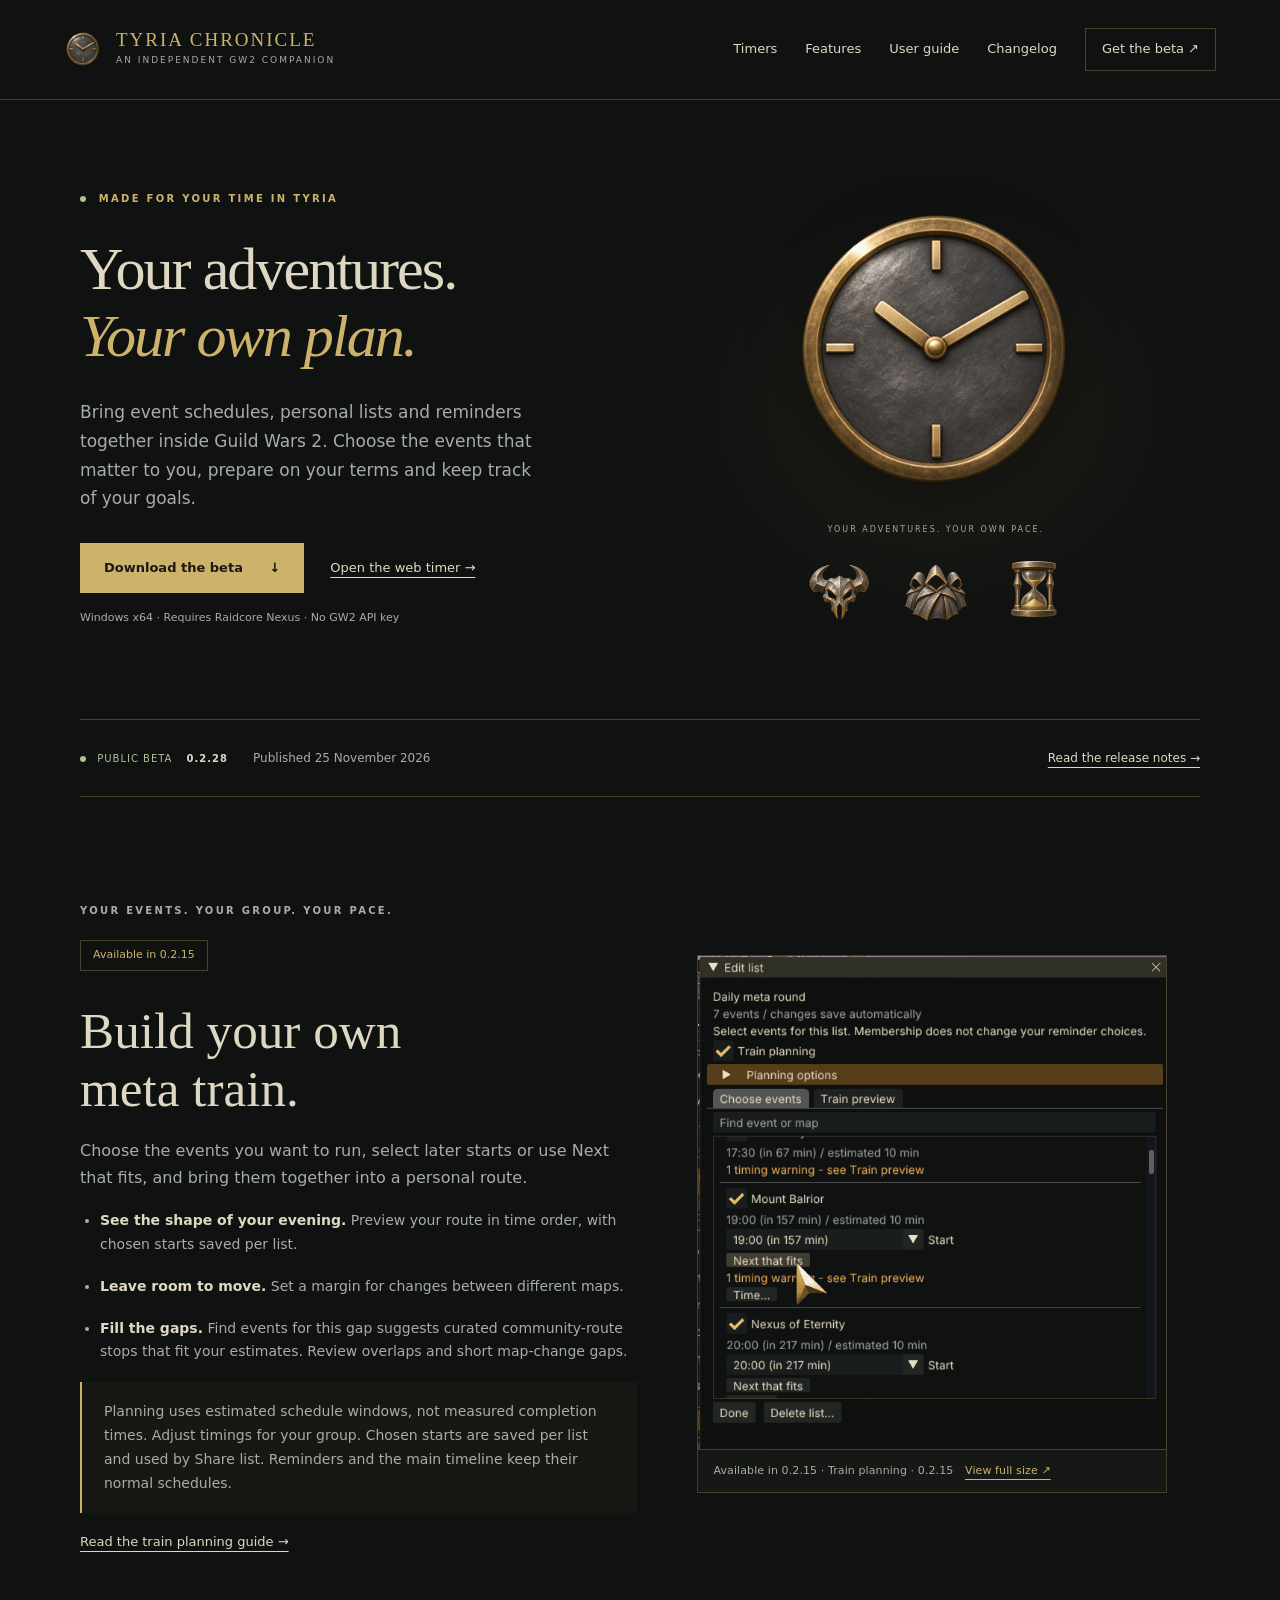
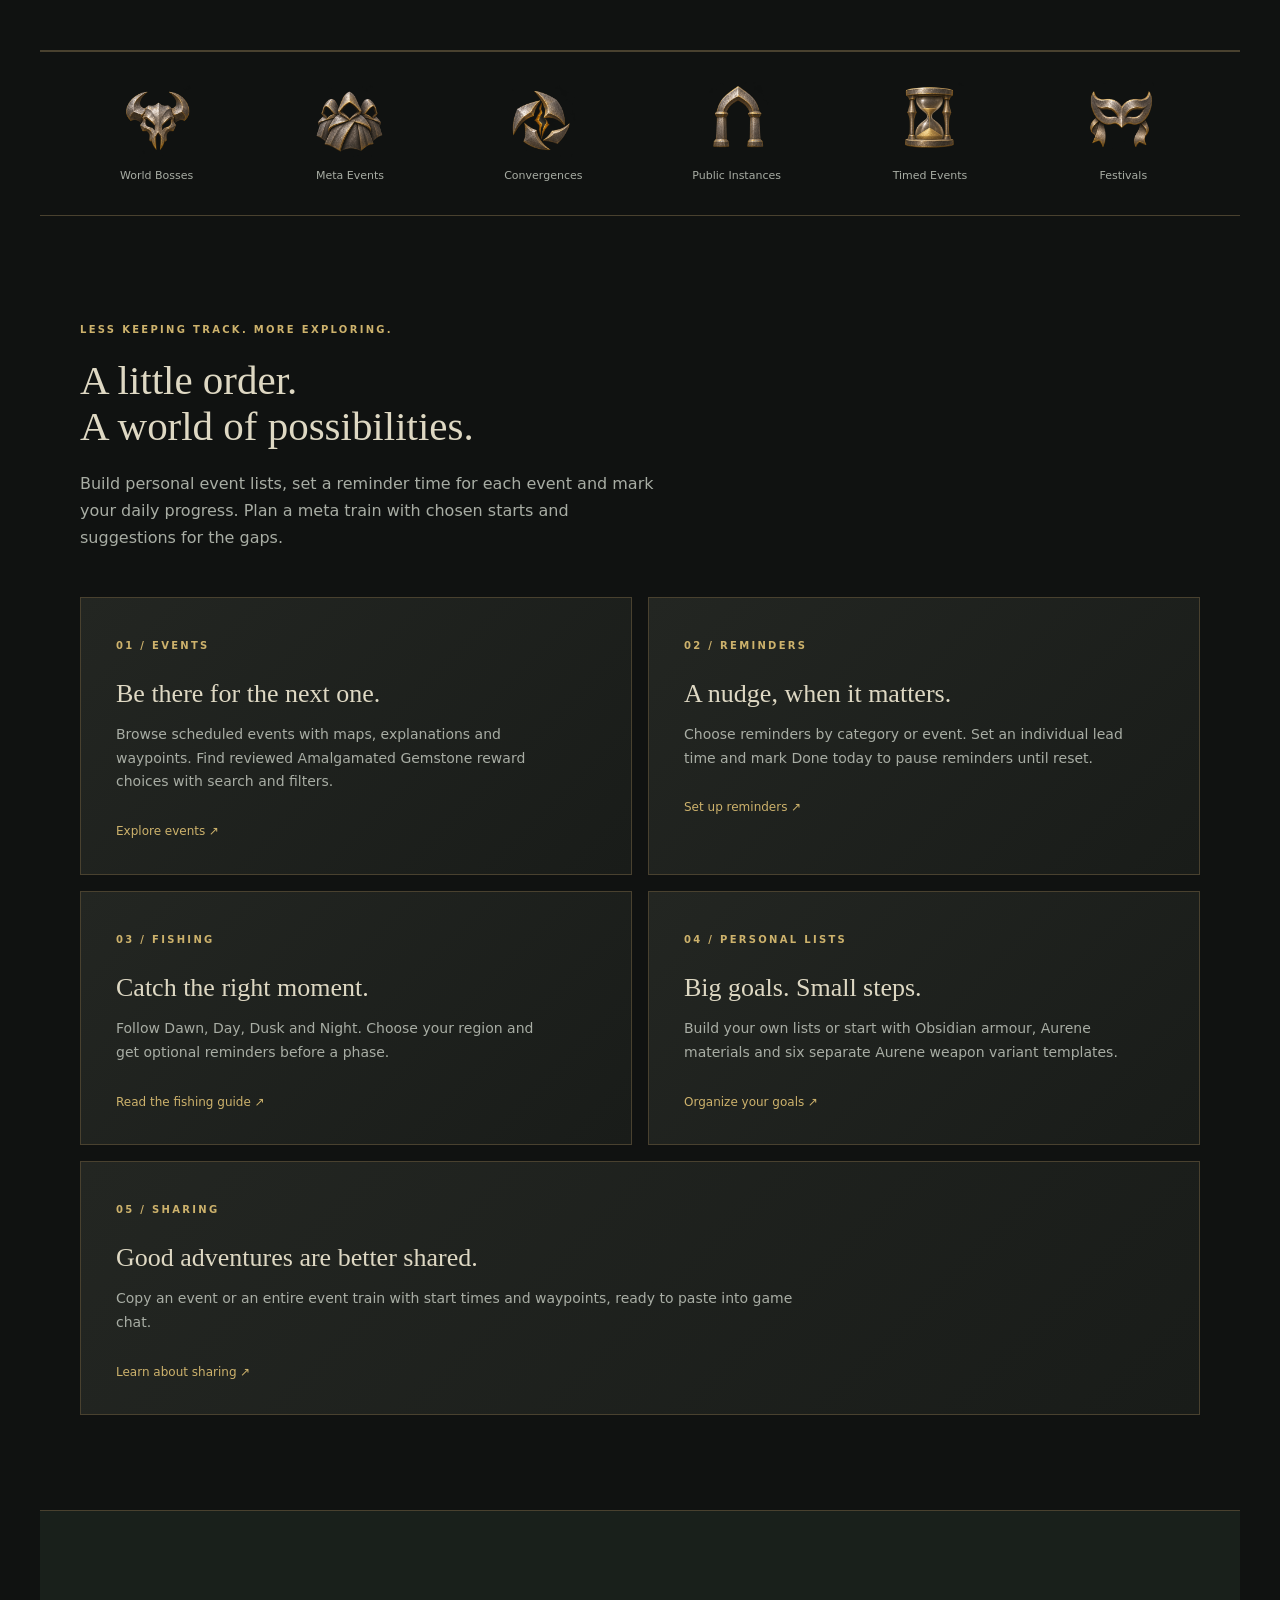
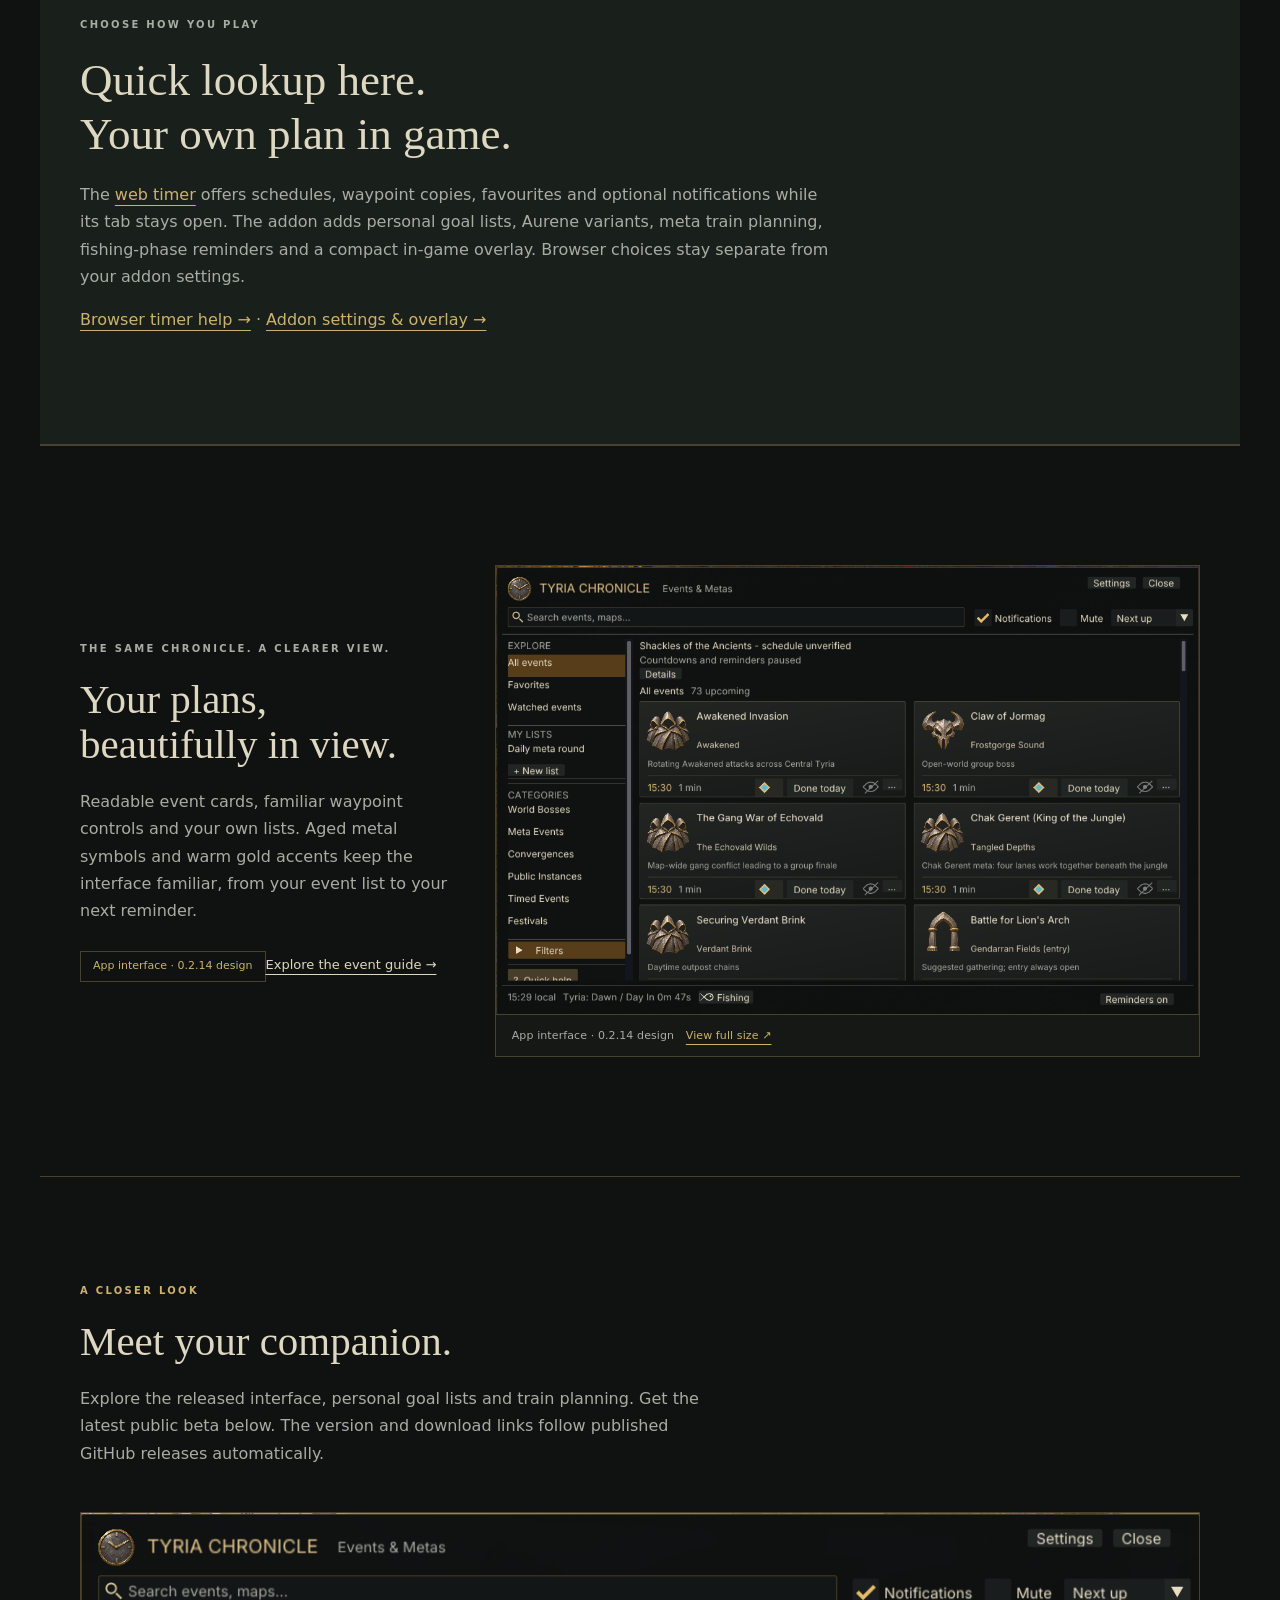
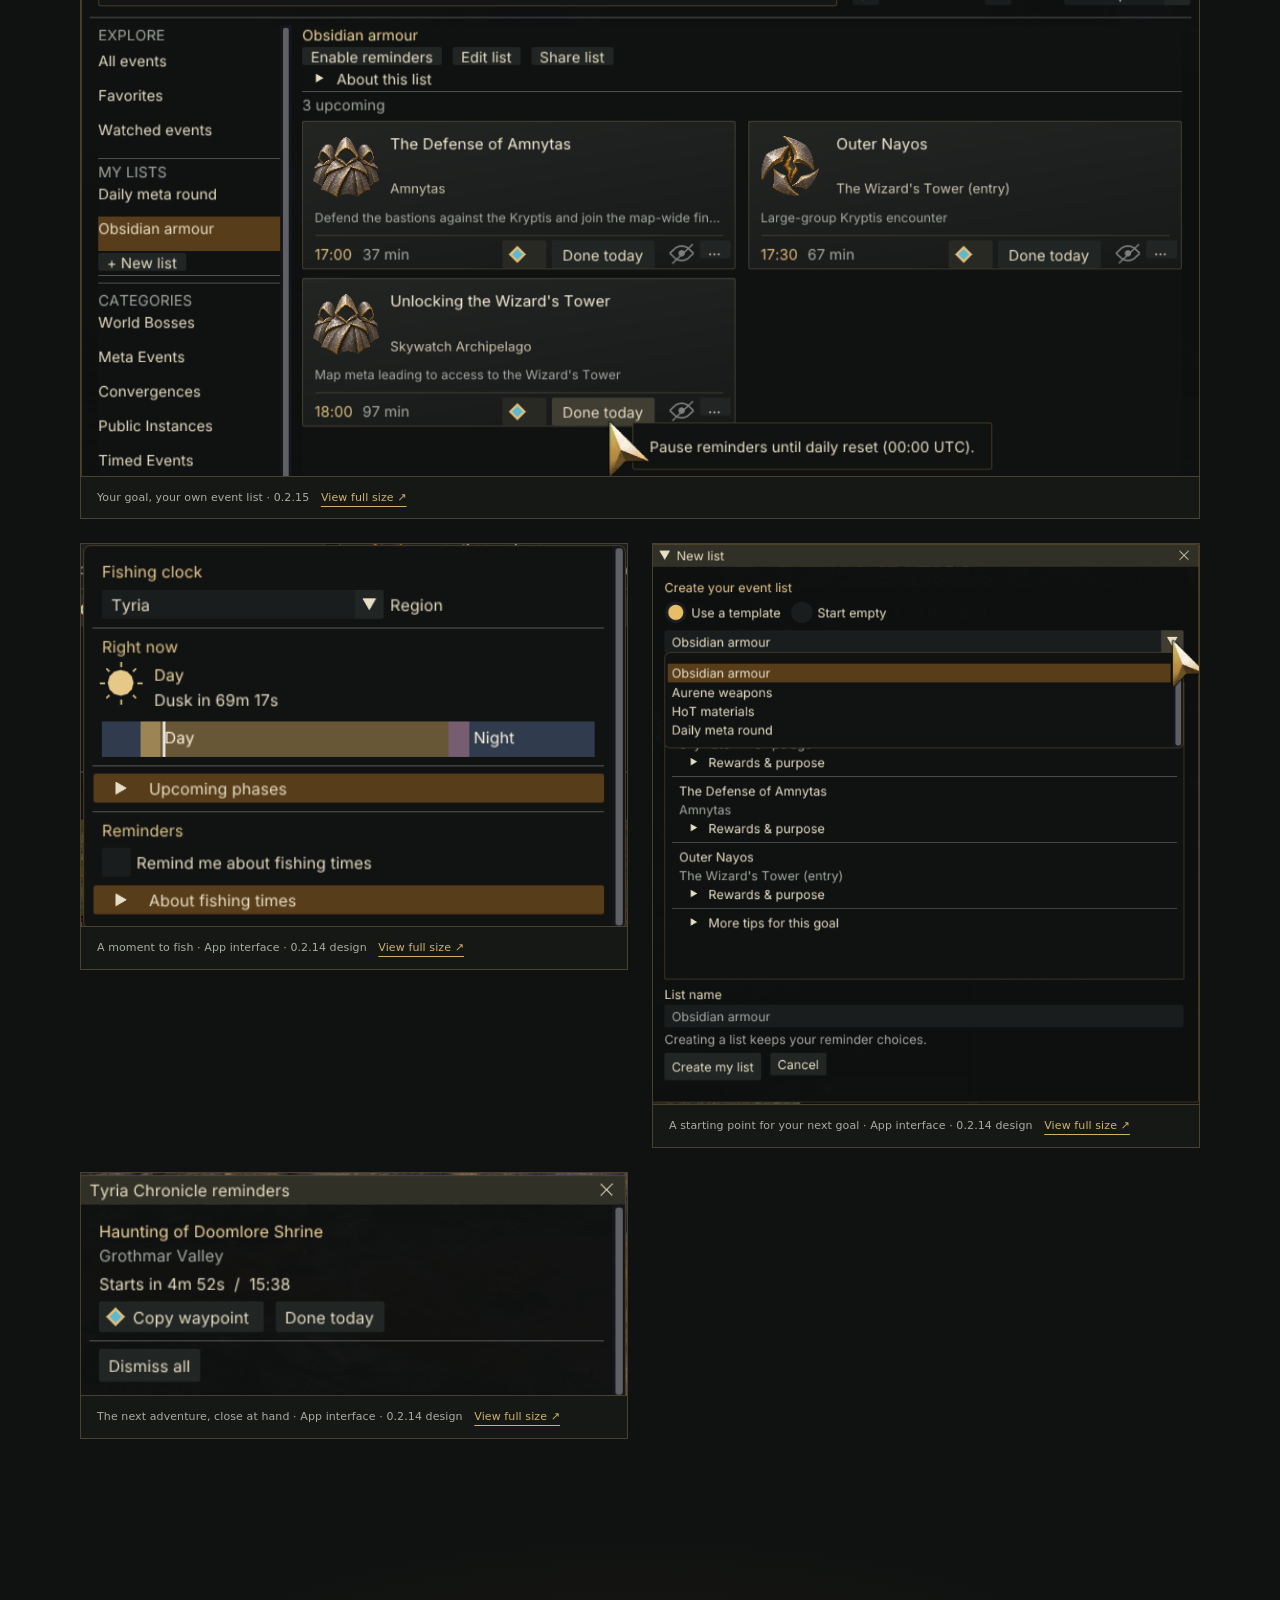
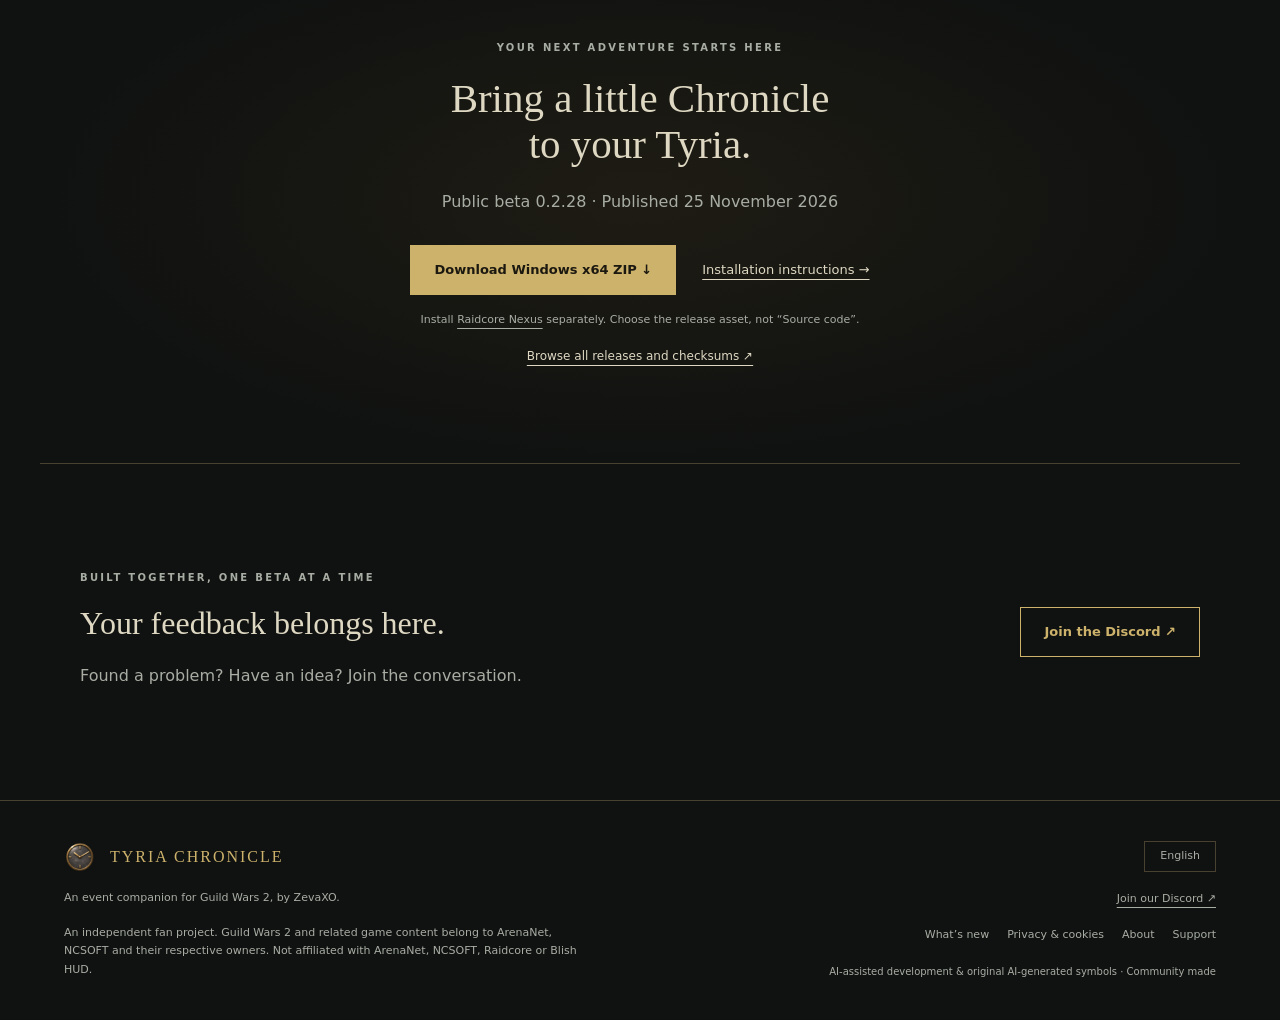
<file: index.html>
<!doctype html>
<html lang="en"><head><meta charset="utf-8"><meta name="viewport" content="width=device-width,initial-scale=1"><meta name="theme-color" content="#151410"><meta name="description" content="Tyria Chronicle: event timers, reminders, fishing clocks and personal goals for Guild Wars 2. Download the beta and explore the user guide."><title>Tyria Chronicle — Your adventures, in time</title><link rel="icon" href="images/web-header-clock-v1.png" type="image/png"><link rel="stylesheet" href="styles.css"><script src="app.js" defer></script><script type="module" src="release-live.mjs"></script></head>
<body><a class="skip" href="#main">Skip to content</a><header><a class="brand" href="index.html"><img src="images/web-header-clock-v1.png" width="38" height="38" alt=""><span>TYRIA CHRONICLE<small>AN INDEPENDENT GW2 COMPANION</small></span></a><nav aria-label="Main navigation"><a href="timers.html">Timers</a><a href="#features">Features</a><a href="guide.html">User guide</a><a href="guide.html#changelog">Changelog</a><a class="nav-download" href="#download">Get the beta ↗</a></nav></header>
<main id="main"><!-- release:warning:start -->

<!-- release:warning:end --><section class="hero"><div class="hero-copy"><p class="eyebrow"><span class="dot"></span> MADE FOR YOUR TIME IN TYRIA</p><h1>Your adventures.<br><em>Your own plan.</em></h1><p class="intro">Bring event schedules, personal lists and reminders together inside Guild Wars 2. Choose the events that matter to you, prepare on your terms and keep track of your goals.</p><div class="actions"><a class="button" href="#download">Download the beta <span>↓</span></a><a class="text-link" href="timers.html">Open the web timer →</a></div><p class="fine">Windows x64 · Requires Raidcore Nexus · No GW2 API key</p></div><div class="hero-art product-hero"><img class="hero-clock" src="images/web-header-clock-v1.png" width="320" height="320" alt=""><p class="art-caption">YOUR ADVENTURES. YOUR OWN PACE.</p><div class="hero-symbols" aria-hidden="true"><span class="category-symbol boss"></span><span class="category-symbol meta"></span><span class="category-symbol timed"></span></div></div></section>
<!-- release:strip:start -->
<div class="release-strip"><span><span class="dot"></span> PUBLIC BETA <strong>0.2.28</strong></span><p>Published 25 November 2026</p><a href="guide.html#changelog">Read the release notes →</a></div>
<!-- release:strip:end -->
<section id="train-planning" class="train-planning"><div><p class="eyebrow">YOUR EVENTS. YOUR GROUP. YOUR PACE.</p><p class="preview-label">Available in 0.2.15</p><h2>Build your own<br>meta train.</h2><p>Choose the events you want to run, select later starts or use Next that fits, and bring them together into a personal route.</p><ul><li><strong>See the shape of your evening.</strong> Preview your route in time order, with chosen starts saved per list.</li><li><strong>Leave room to move.</strong> Set a margin for changes between different maps.</li><li><strong>Fill the gaps.</strong> Find events for this gap suggests curated community-route stops that fit your estimates. Review overlaps and short map-change gaps.</li></ul><p class="note">Planning uses estimated schedule windows, not measured completion times. Adjust timings for your group. Chosen starts are saved per list and used by Share list. Reminders and the main timeline keep their normal schedules.</p><a class="text-link" href="guide.html#train-planning">Read the train planning guide →</a></div><figure class="app-shot train-shot"><a href="images/train-planning-v15.png" target="_blank" rel="noopener"><img src="images/train-planning-v15.png" width="627" height="661" alt="Train editor showing chosen later starts, Next that fits and timing warnings" loading="lazy" decoding="async"></a><figcaption>Available in 0.2.15 · Train planning · 0.2.15 <a href="images/train-planning-v15.png" target="_blank" rel="noopener">View full size ↗</a></figcaption></figure></section><section class="category-band" aria-label="App event categories"><div><span class="category-symbol boss" aria-hidden="true"></span><span>World Bosses</span></div><div><span class="category-symbol meta" aria-hidden="true"></span><span>Meta Events</span></div><div><span class="category-symbol rift" aria-hidden="true"></span><span>Convergences</span></div><div><span class="category-symbol arch" aria-hidden="true"></span><span>Public Instances</span></div><div><span class="category-symbol timed" aria-hidden="true"></span><span>Timed Events</span></div><div><span class="category-symbol festival" aria-hidden="true"></span><span>Festivals</span></div></section><section id="features"><div class="section-heading"><p class="eyebrow">LESS KEEPING TRACK. MORE EXPLORING.</p><h2>A little order.<br>A world of possibilities.</h2><p>Build personal event lists, set a reminder time for each event and mark your daily progress. Plan a meta train with chosen starts and suggestions for the gaps.</p></div><div class="feature-grid"><a class="feature" href="guide.html#events"><span class="number">01 / EVENTS</span><h3>Be there for the next one.</h3><p>Browse scheduled events with maps, explanations and waypoints. Find reviewed Amalgamated Gemstone reward choices with search and filters.</p><span class="read">Explore events ↗</span></a><a class="feature" href="guide.html#reminders"><span class="number">02 / REMINDERS</span><h3>A nudge, when it matters.</h3><p>Choose reminders by category or event. Set an individual lead time and mark Done today to pause reminders until reset.</p><span class="read">Set up reminders ↗</span></a><a class="feature" href="guide.html#fishing"><span class="number">03 / FISHING</span><h3>Catch the right moment.</h3><p>Follow Dawn, Day, Dusk and Night. Choose your region and get optional reminders before a phase.</p><span class="read">Read the fishing guide ↗</span></a><a class="feature" href="guide.html#lists"><span class="number">04 / PERSONAL LISTS</span><h3>Big goals. Small steps.</h3><p>Build your own lists or start with Obsidian armour, Aurene materials and six separate Aurene weapon variant templates.</p><span class="read">Organize your goals ↗</span></a><a class="feature wide" href="guide.html#sharing"><span class="number">05 / SHARING</span><h3>Good adventures are better shared.</h3><p>Copy an event or an entire event train with start times and waypoints, ready to paste into game chat.</p><span class="read">Learn about sharing ↗</span></a></div></section>
<section class="web-companion"><p class="eyebrow">CHOOSE HOW YOU PLAY</p><h2>Quick lookup here.<br>Your own plan in game.</h2><p>The <a href="timers.html">web timer</a> offers schedules, waypoint copies, favourites and optional notifications while its tab stays open. The addon adds personal goal lists, Aurene variants, meta train planning, fishing-phase reminders and a compact in-game overlay. Browser choices stay separate from your addon settings.</p><p><a href="guide.html#web-timer">Browser timer help →</a> · <a href="guide.html#settings">Addon settings &amp; overlay →</a></p></section><section class="identity product-intro"><div><p class="eyebrow">THE SAME CHRONICLE. A CLEARER VIEW.</p><h2>Your plans,<br>beautifully in view.</h2><p>Readable event cards, familiar waypoint controls and your own lists. Aged metal symbols and warm gold accents keep the interface familiar, from your event list to your next reminder.</p><p class="preview-label">App interface · 0.2.14 design</p><a class="text-link" href="guide.html#events">Explore the event guide →</a></div><figure class="app-shot "><a href="images/events.png" target="_blank" rel="noopener"><img src="images/events.png" alt="Tyria Chronicle event list with category navigation, search and two-column event cards" loading="lazy" decoding="async"></a><figcaption>App interface · 0.2.14 design <a href="images/events.png" target="_blank" rel="noopener">View full size ↗</a></figcaption></figure></section>
<section class="screenshot-gallery" id="app-preview"><div class="section-heading"><p class="eyebrow">A CLOSER LOOK</p><h2>Meet your companion.</h2><p>Explore the released interface, personal goal lists and train planning. Get the latest public beta below. The version and download links follow published GitHub releases automatically.</p></div><div class="screens-grid"><figure class="app-shot landscape"><a href="images/obsidian-list-v15.png" target="_blank" rel="noopener"><img src="images/obsidian-list-v15.png" alt="Obsidian armour list showing Amnytas, Outer Nayos and Unlocking the Wizard’s Tower" loading="lazy" decoding="async"></a><figcaption>Your goal, your own event list · 0.2.15 <a href="images/obsidian-list-v15.png" target="_blank" rel="noopener">View full size ↗</a></figcaption></figure><figure class="app-shot "><a href="images/fishing.png" target="_blank" rel="noopener"><img src="images/fishing.png" alt="Fishing clock showing Tyria Day phase, a phase timeline and reminder controls" loading="lazy" decoding="async"></a><figcaption>A moment to fish · App interface · 0.2.14 design <a href="images/fishing.png" target="_blank" rel="noopener">View full size ↗</a></figcaption></figure><figure class="app-shot "><a href="images/new-list.png" target="_blank" rel="noopener"><img src="images/new-list.png" alt="New list dialog with Obsidian armour, Aurene weapons, HoT materials and Daily meta round templates" loading="lazy" decoding="async"></a><figcaption>A starting point for your next goal · App interface · 0.2.14 design <a href="images/new-list.png" target="_blank" rel="noopener">View full size ↗</a></figcaption></figure><figure class="app-shot "><a href="images/reminders.png" target="_blank" rel="noopener"><img src="images/reminders.png" alt="Reminder popup with event name, map, countdown, Copy waypoint and Done today buttons" loading="lazy" decoding="async"></a><figcaption>The next adventure, close at hand · App interface · 0.2.14 design <a href="images/reminders.png" target="_blank" rel="noopener">View full size ↗</a></figcaption></figure></div></section><section id="download" class="download"><p class="eyebrow">YOUR NEXT ADVENTURE STARTS HERE</p><h2>Bring a little Chronicle<br>to your Tyria.</h2><!-- release:version:start -->
<p>Public beta 0.2.28 · Published 25 November 2026</p>
<!-- release:version:end --><div class="actions"><!-- release:download:start -->
<a class="button" href="https://github.com/ZevaXO/TyriaChronicle-beta/releases/download/v0.2.28/TyriaChronicle-0.2.28-beta-windows-x64.zip">Download Windows x64 ZIP ↓</a>
<!-- release:download:end --><a class="text-link" href="guide.html#start">Installation instructions →</a></div><p class="fine">Install <a href="https://raidcore.gg/gw2/nexus">Raidcore Nexus</a> separately. Choose the release asset, not “Source code”.</p><a href="https://github.com/ZevaXO/TyriaChronicle-beta/releases">Browse all releases and checksums ↗</a></section>
<section class="community"><div><p class="eyebrow">BUILT TOGETHER, ONE BETA AT A TIME</p><h2>Your feedback belongs here.</h2><p>Found a problem? Have an idea? Join the conversation.</p></div><a class="button secondary" href="https://discord.gg/3gf8n2P9KS">Join the Discord ↗</a></section></main><footer><div class="footer-brand"><a class="brand" href="index.html"><img src="images/web-header-clock-v1.png" alt="" width="32" height="32"><span>TYRIA CHRONICLE</span></a><p>An event companion for Guild Wars 2, by ZevaXO.</p><p>An independent fan project. Guild Wars 2 and related game content belong to ArenaNet, NCSOFT and their respective owners. Not affiliated with ArenaNet, NCSOFT, Raidcore or Blish HUD.</p></div><div class="footer-links"><span lang="en">English</span><a href="https://discord.gg/3gf8n2P9KS">Join our Discord ↗</a><nav aria-label="Footer navigation"><a href="guide.html#changelog">What’s new</a><a href="guide.html#privacy">Privacy & cookies</a><a href="guide.html#about">About</a><a href="guide.html#faq">Support</a></nav><small>AI-assisted development & original AI-generated symbols · Community made</small></div></footer></body></html>
</file>
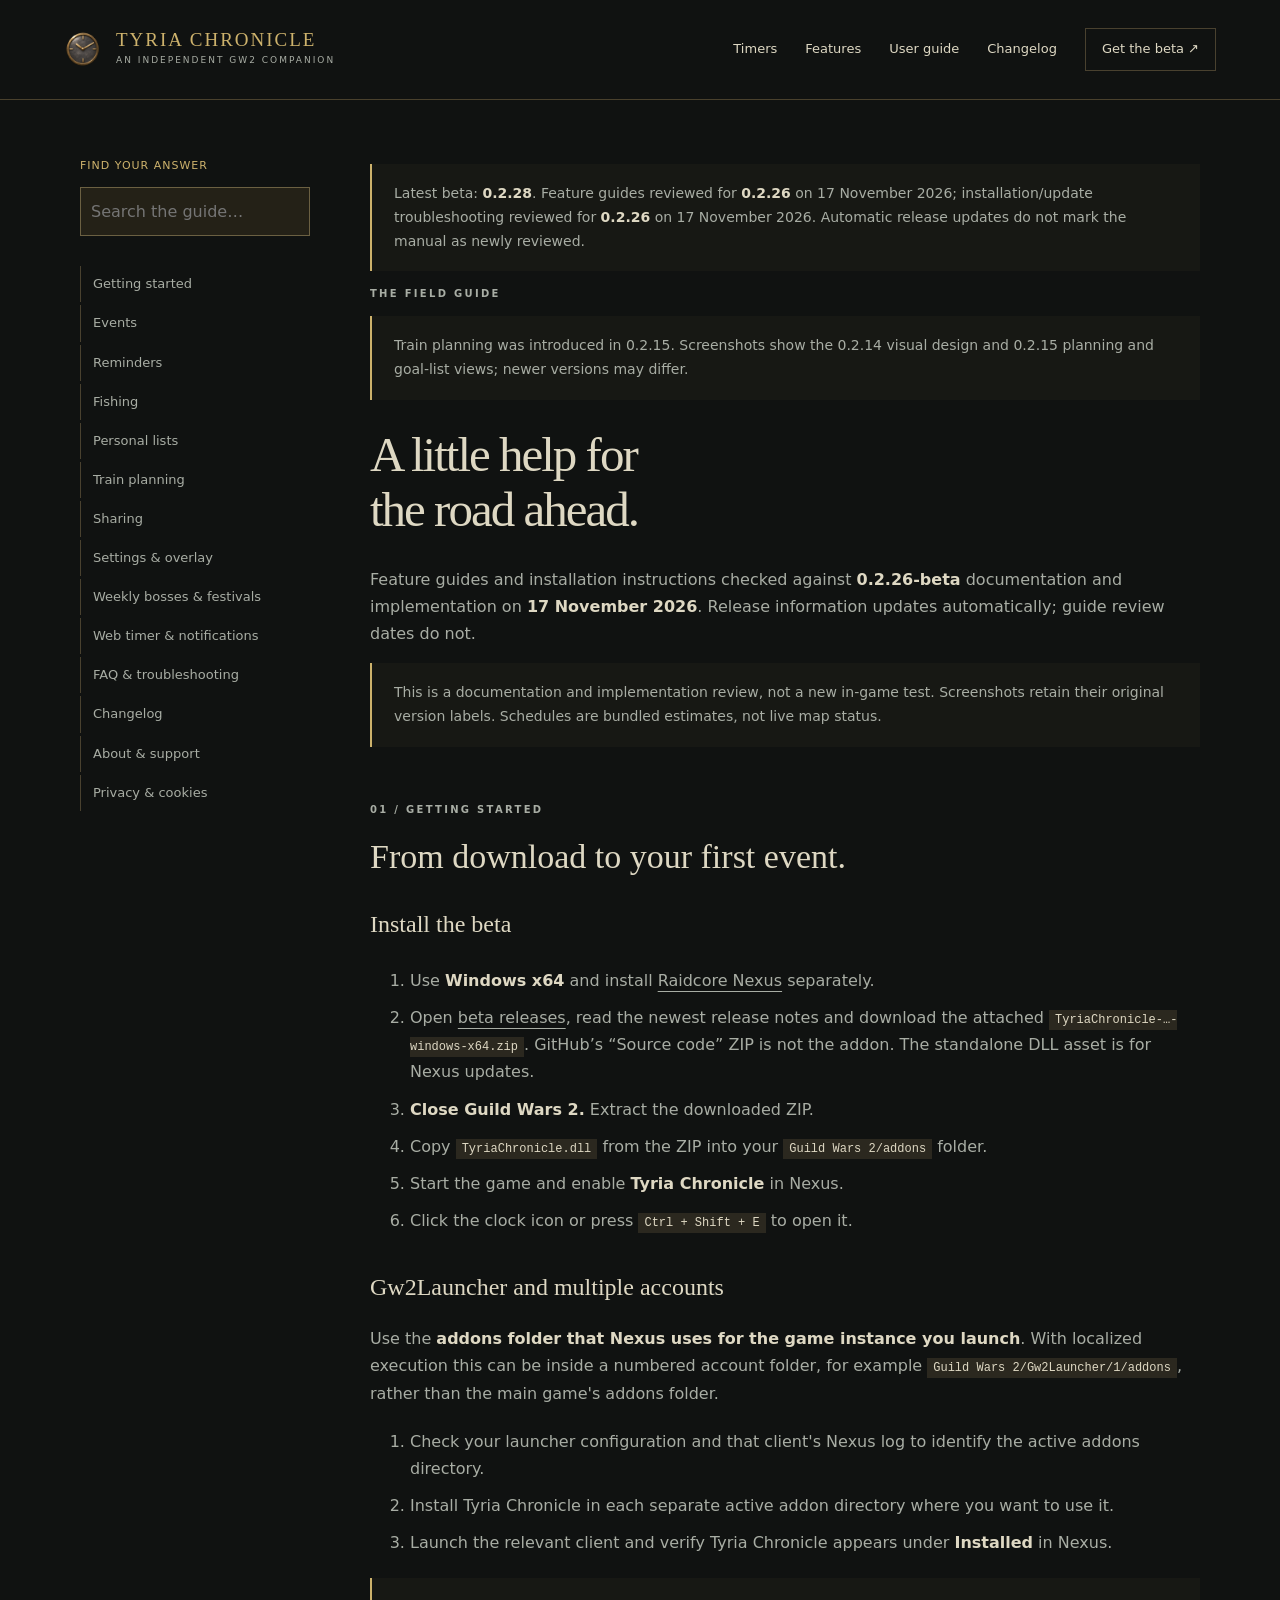
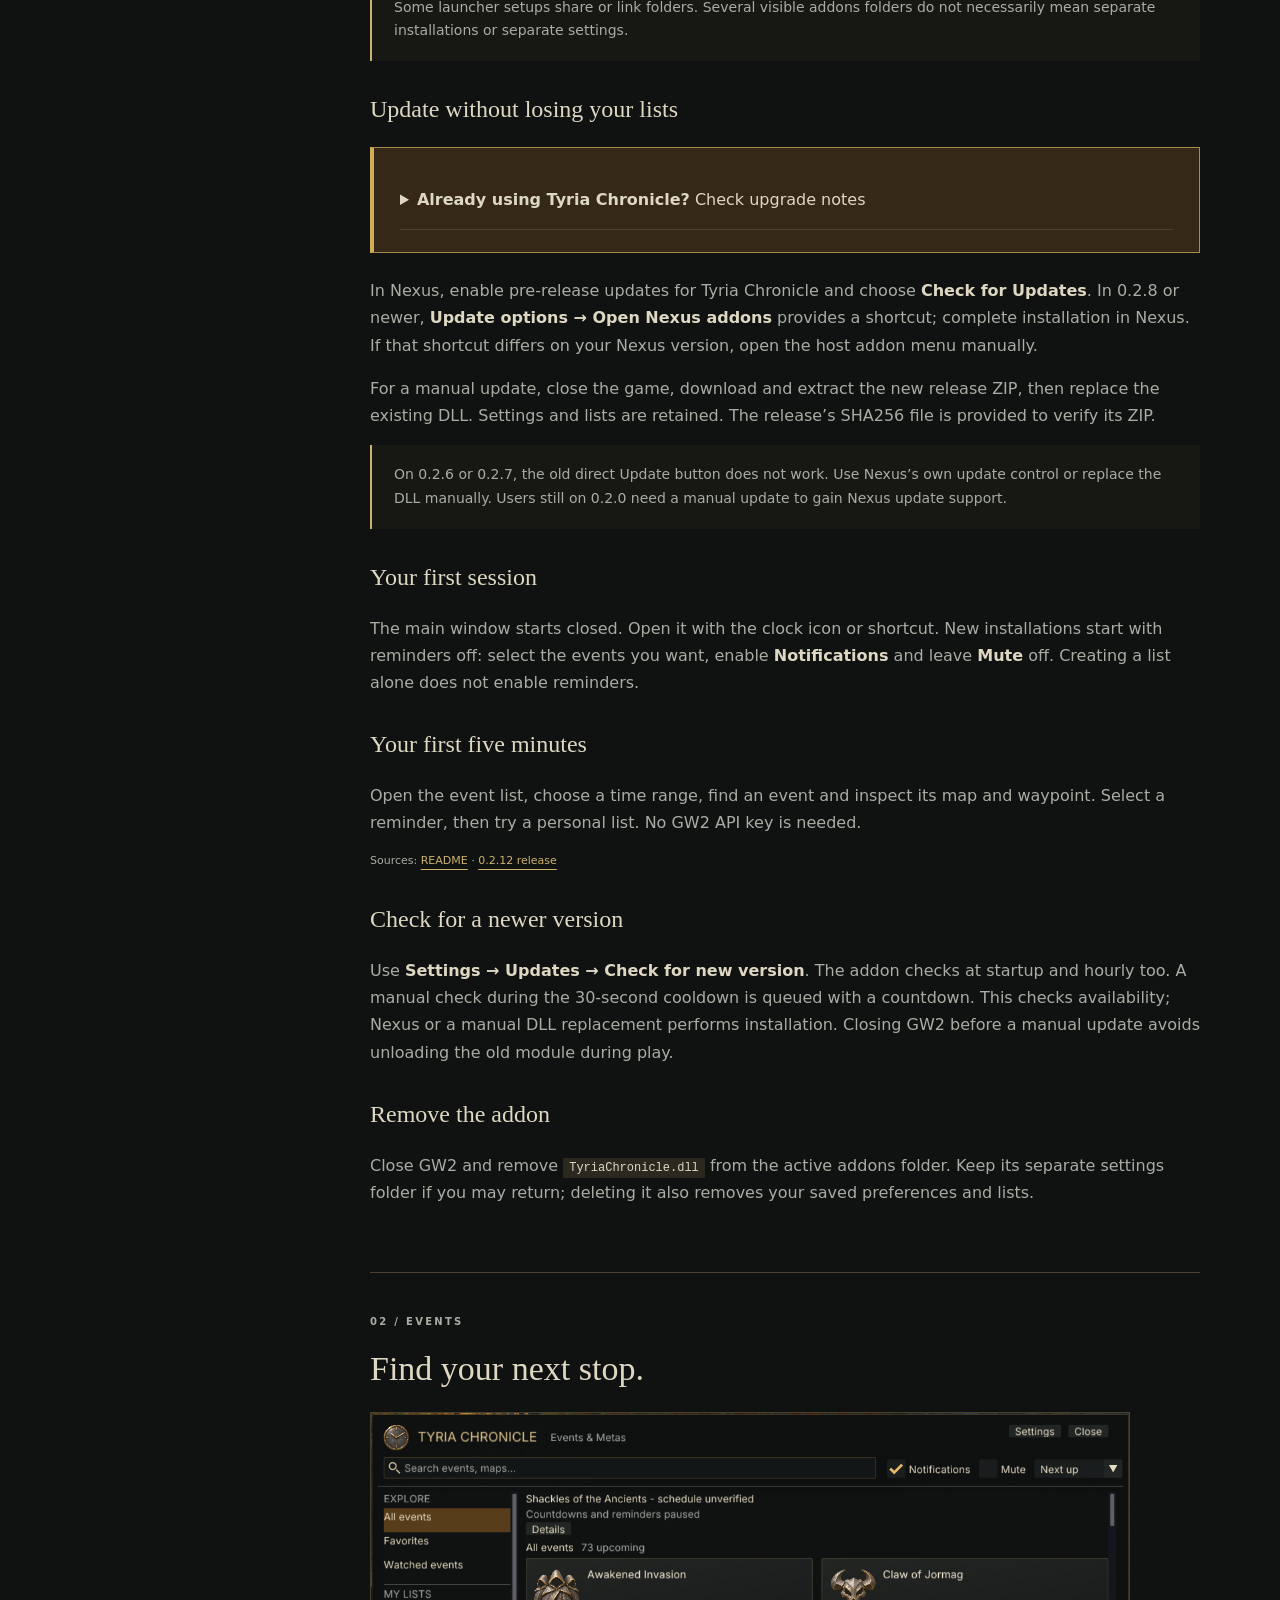
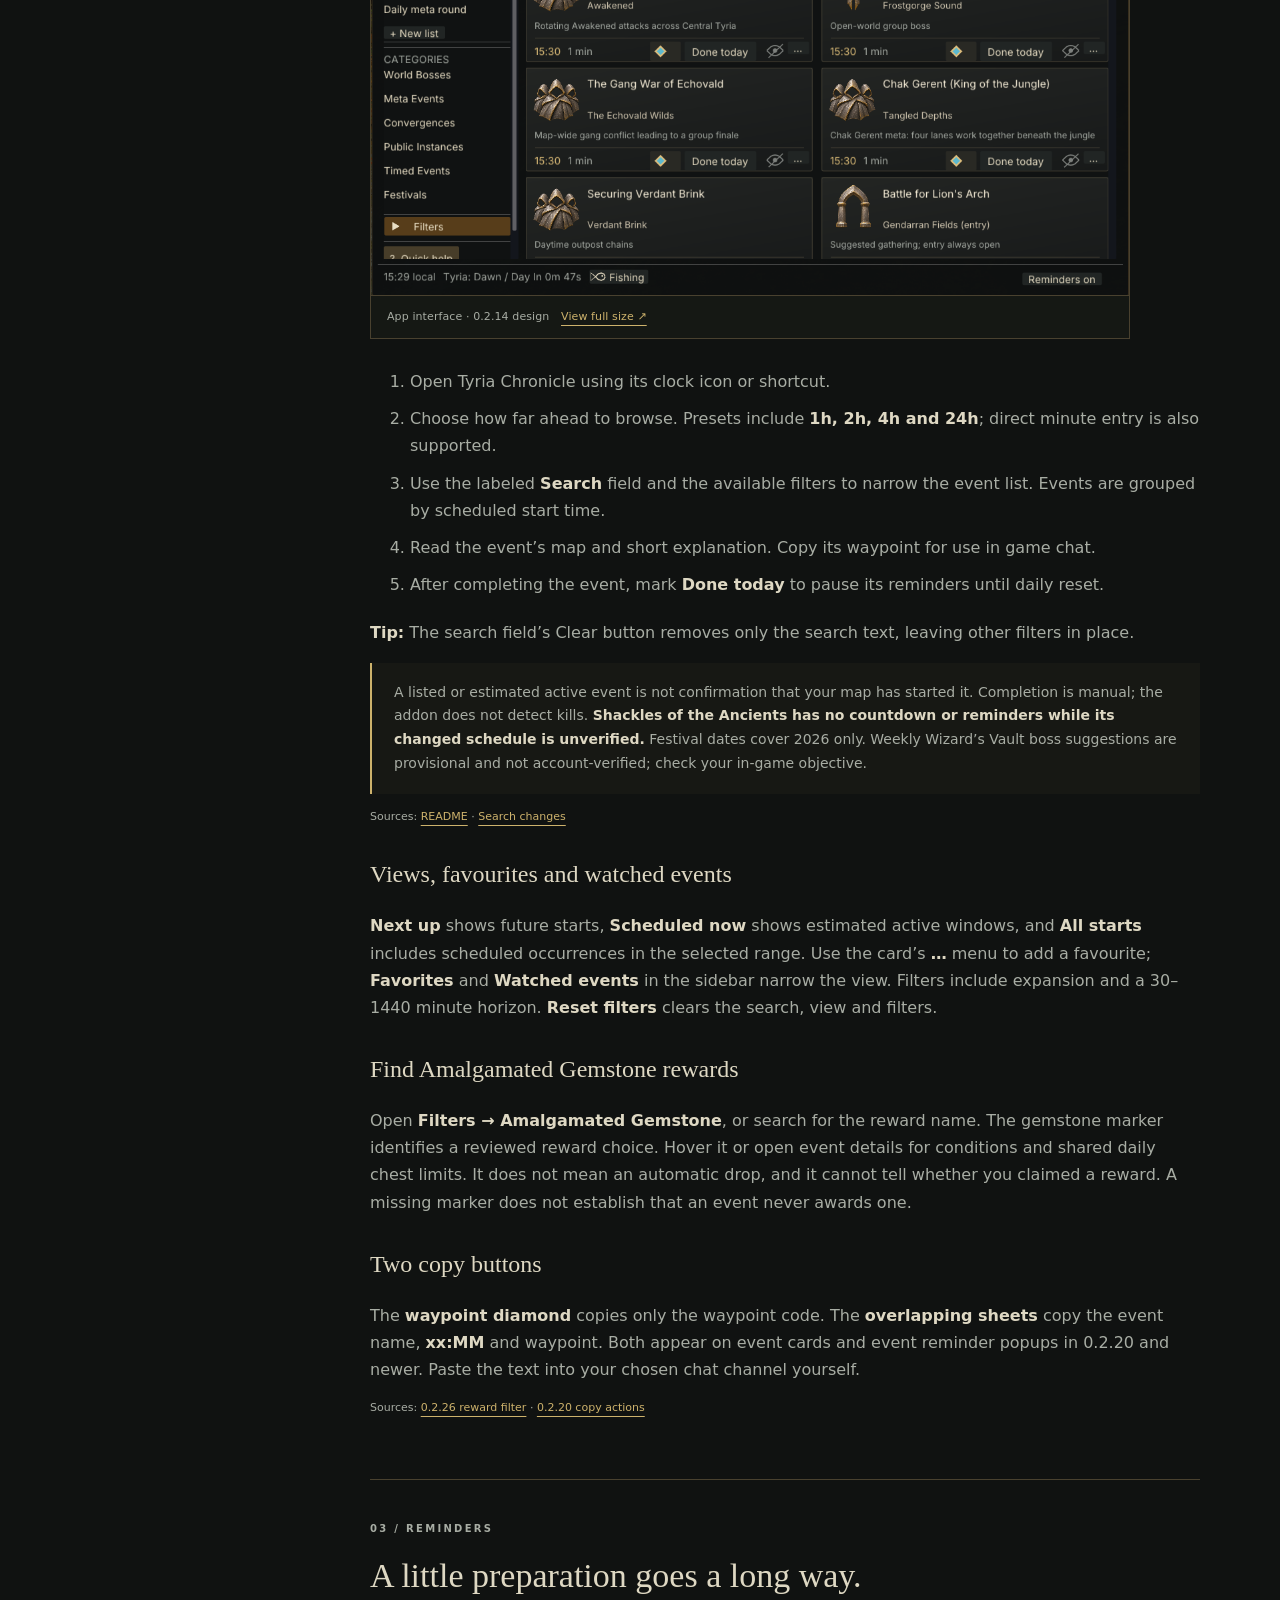
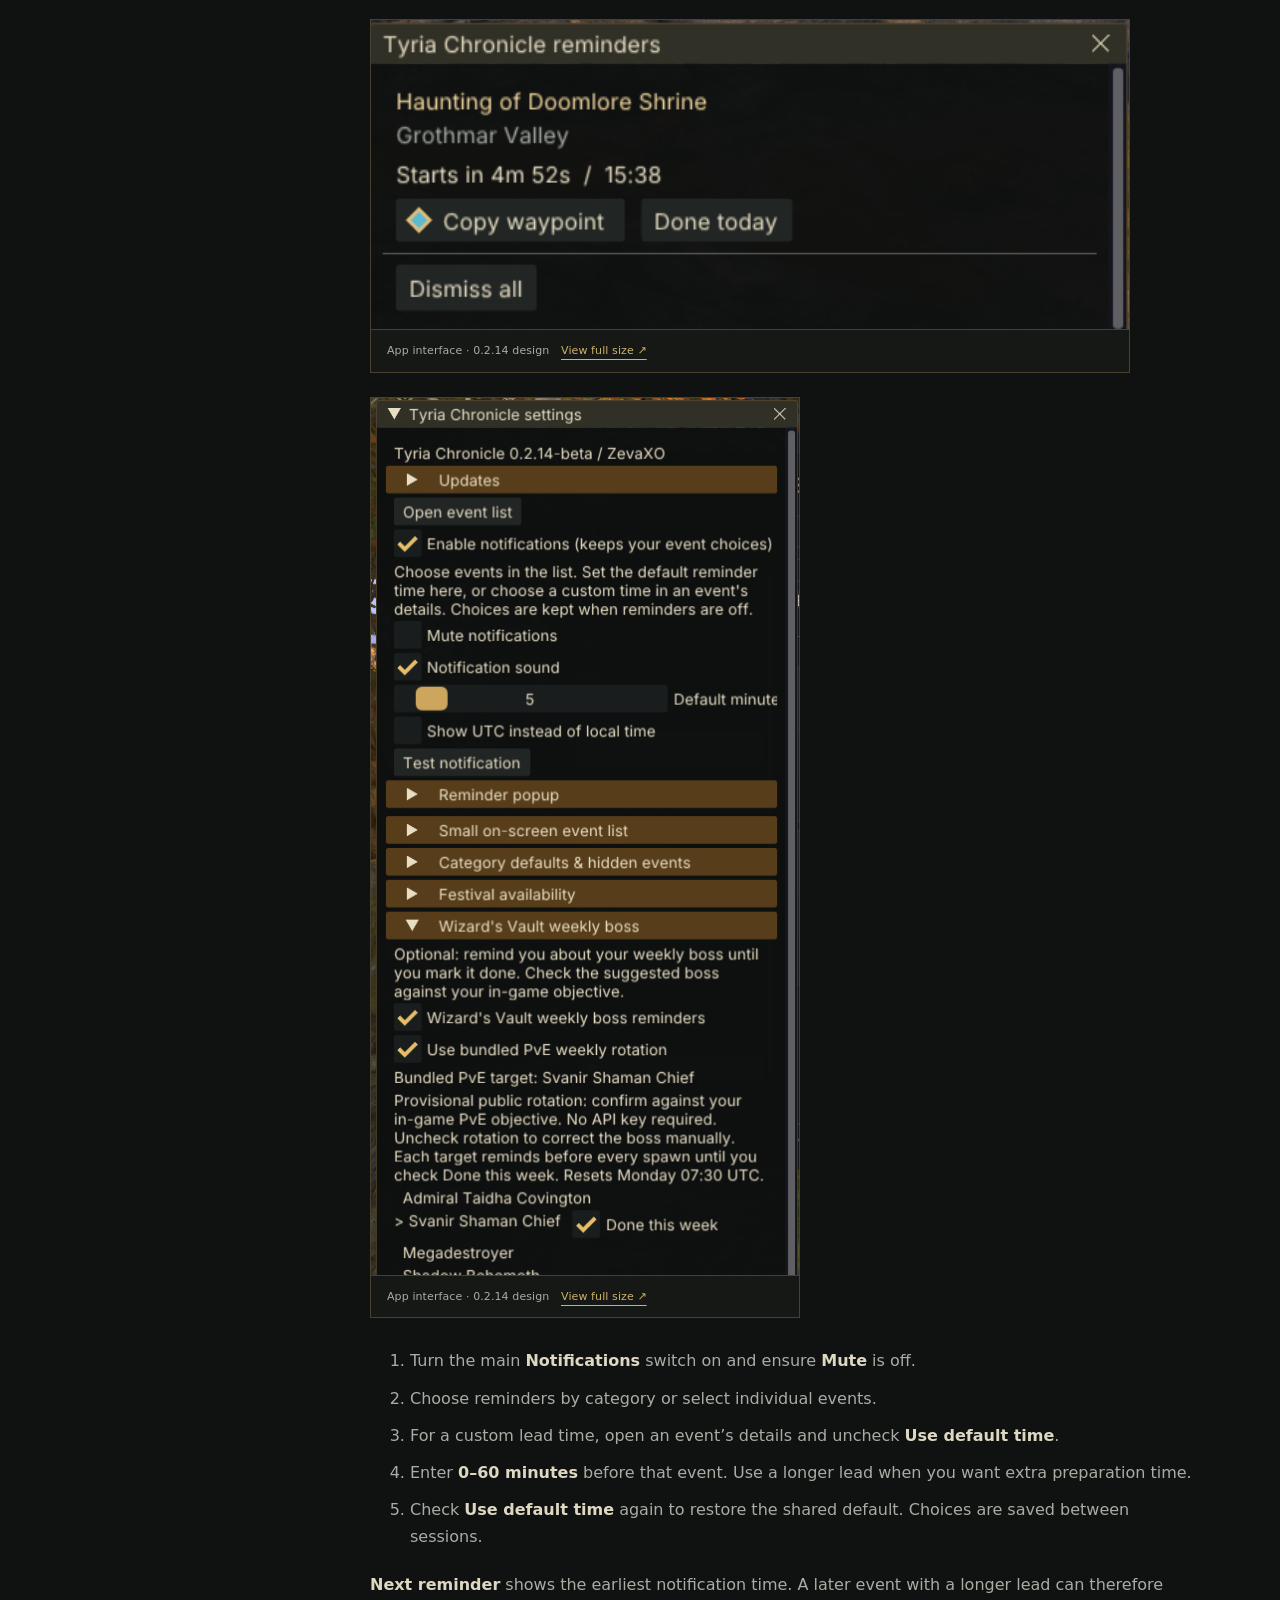
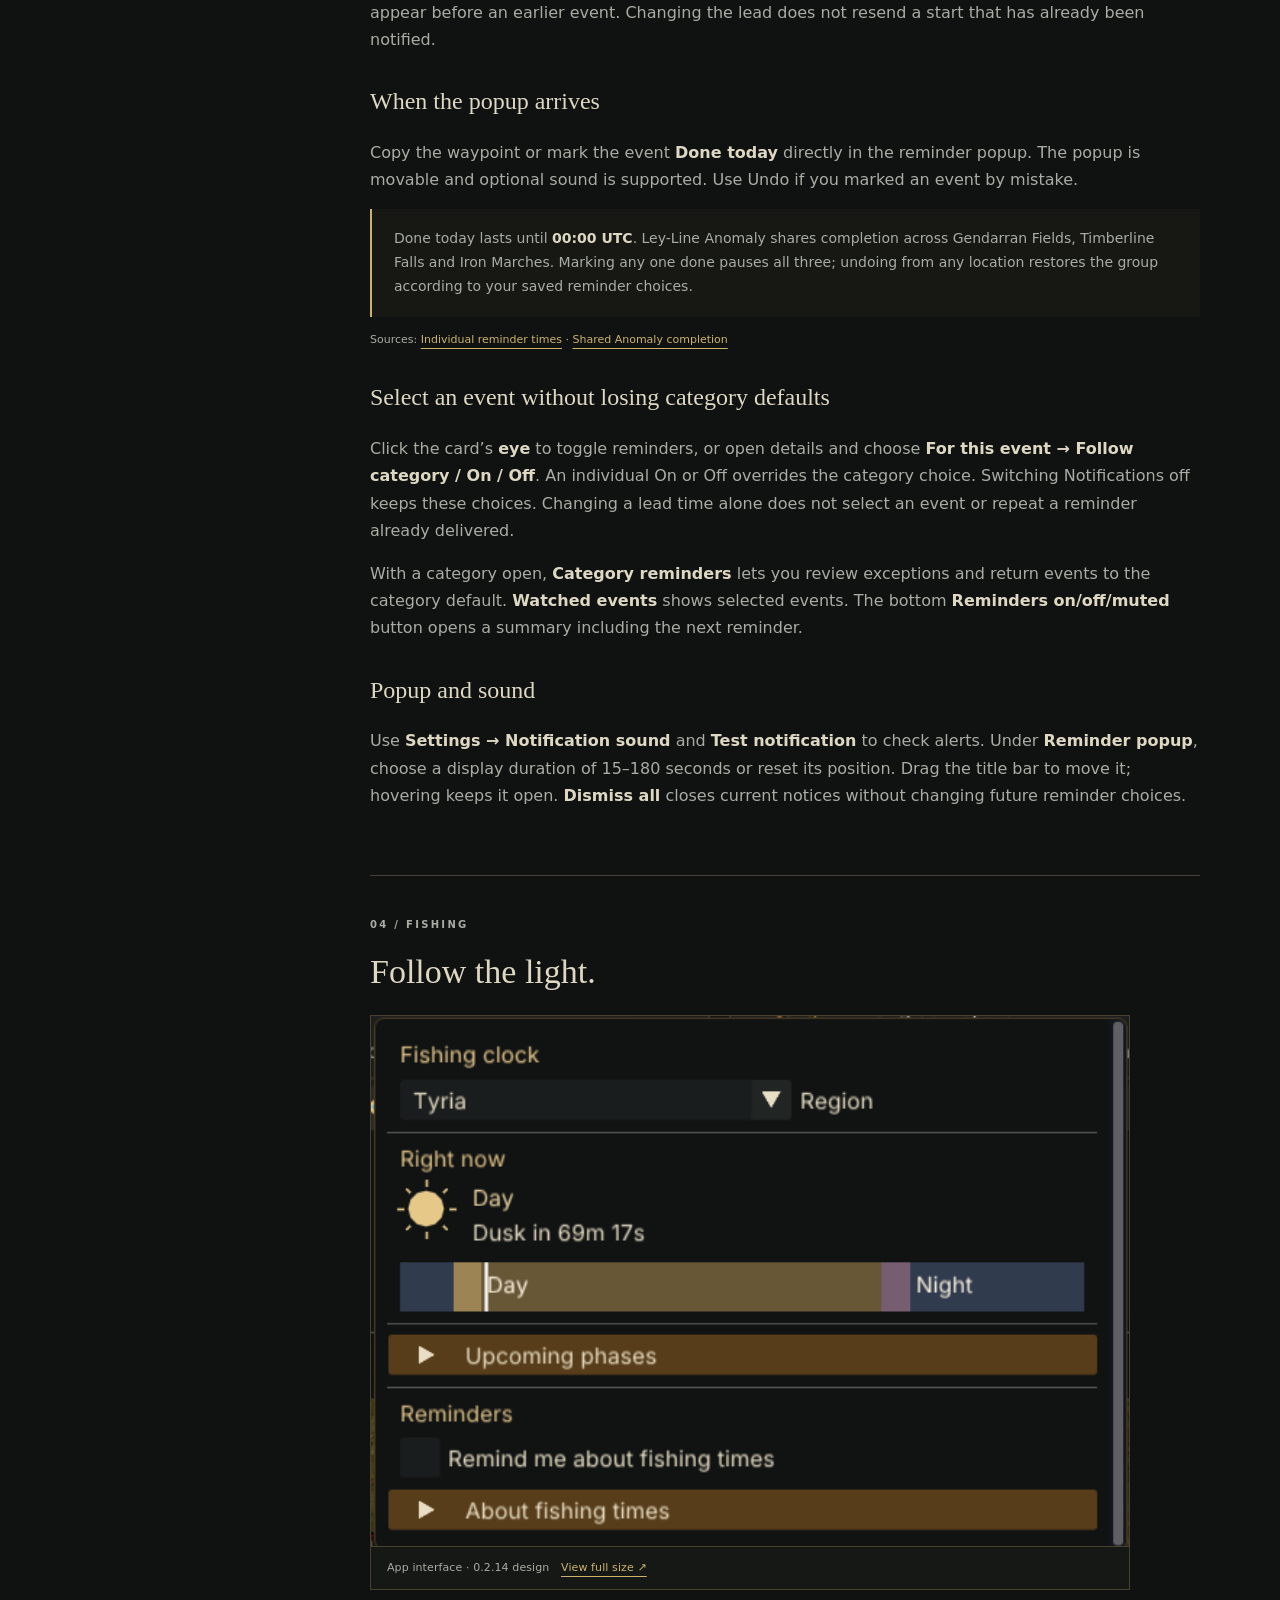
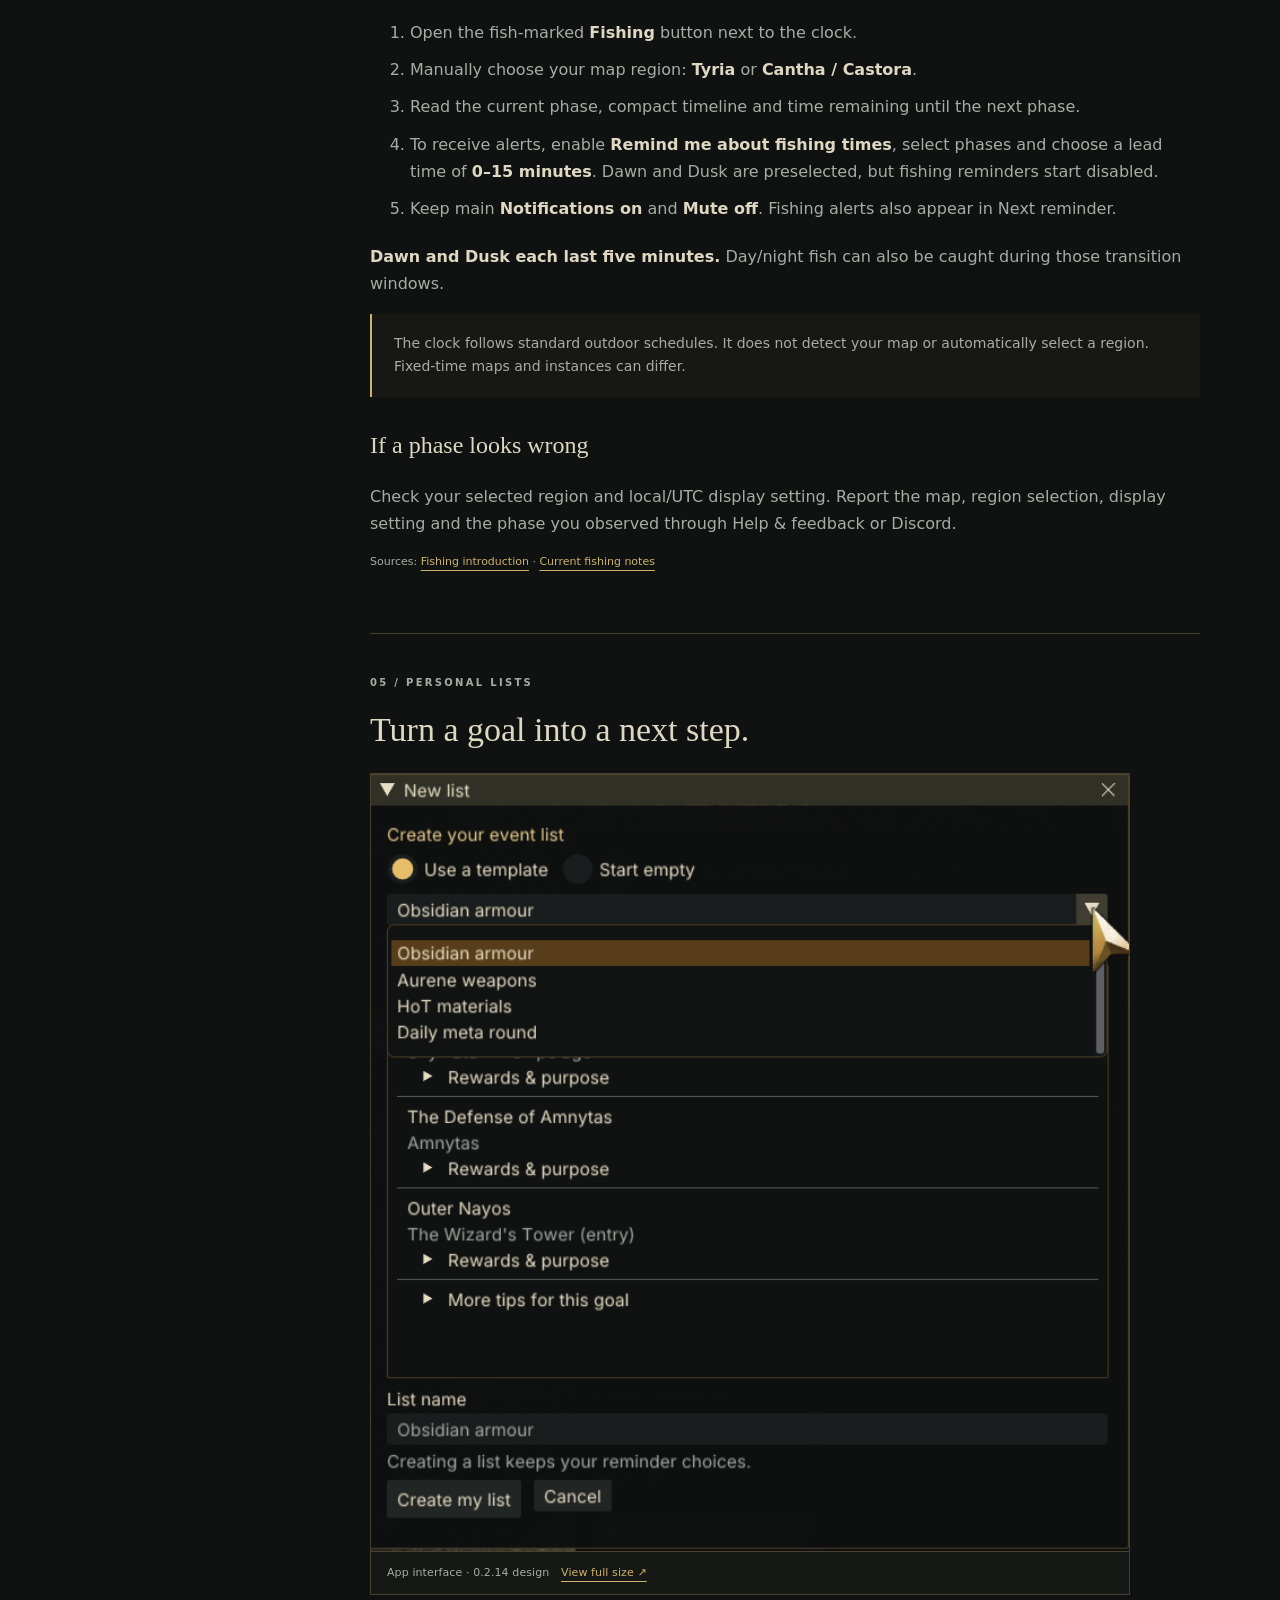
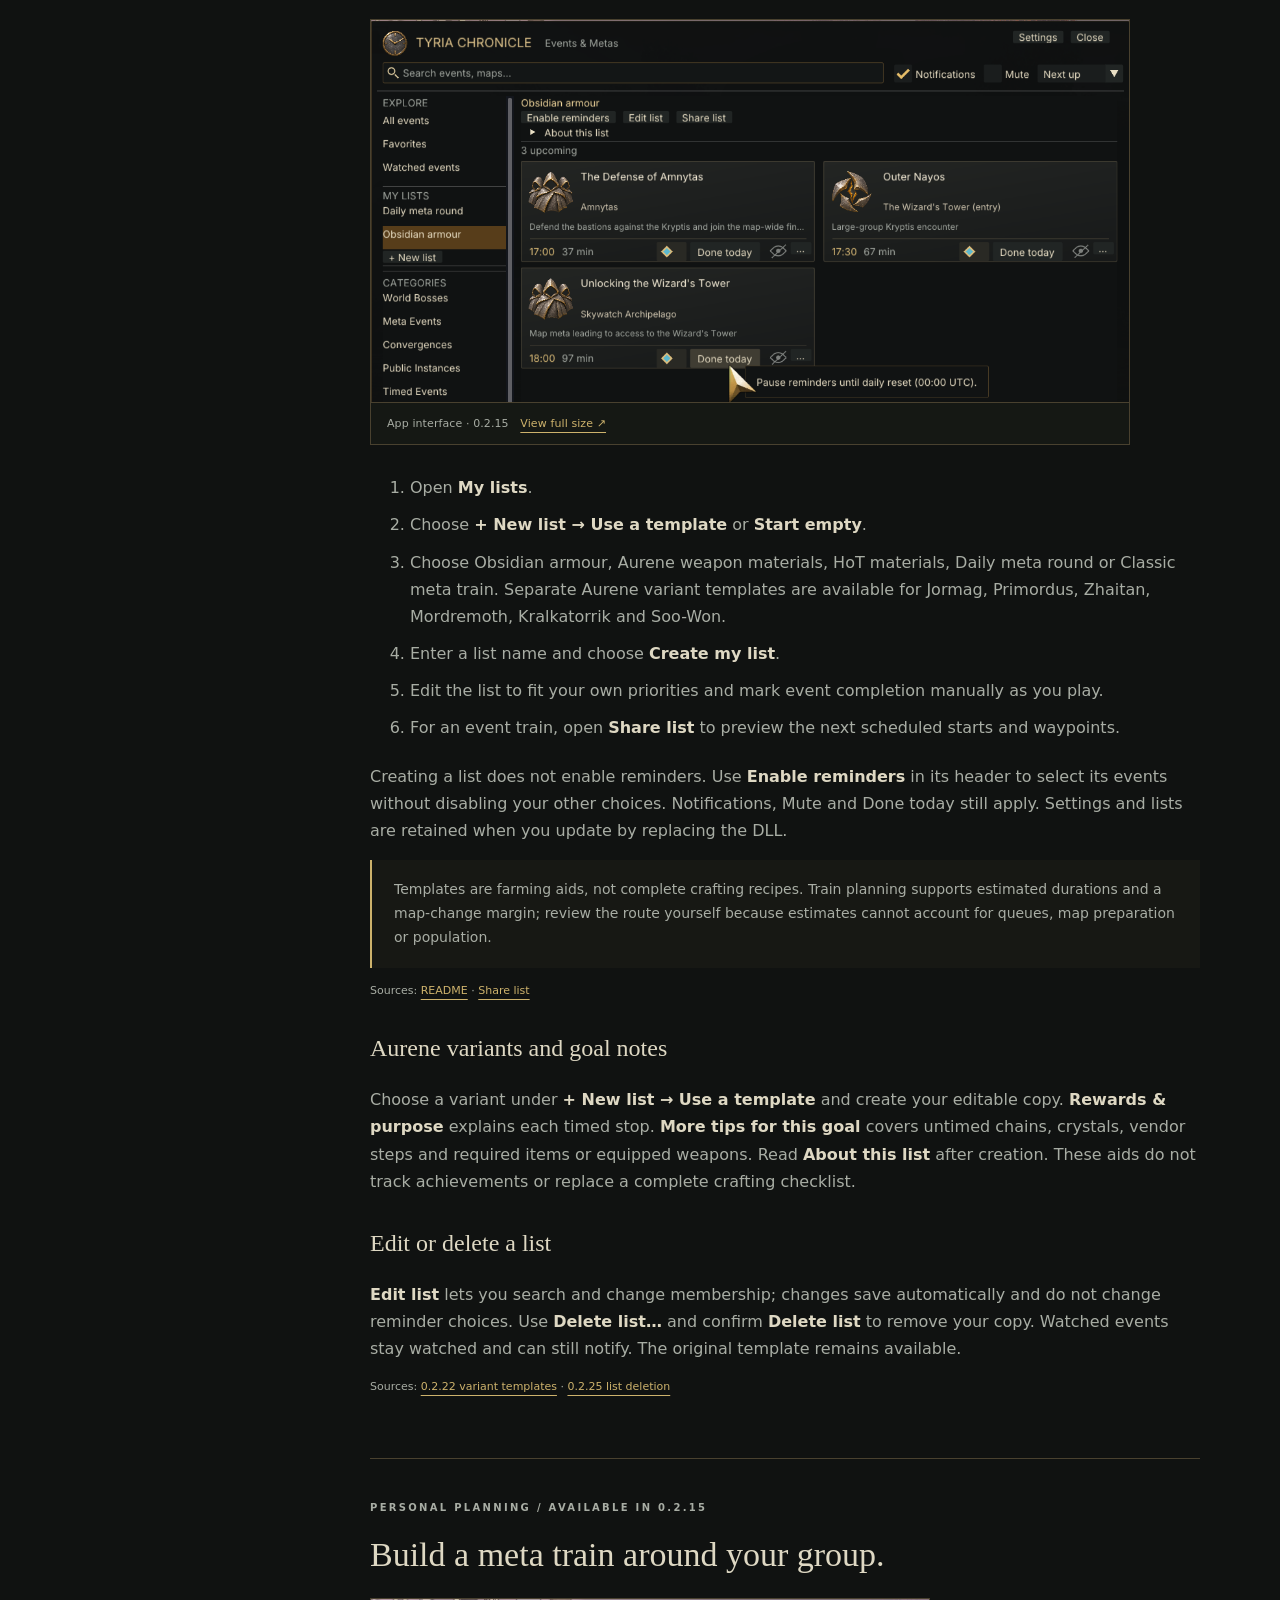
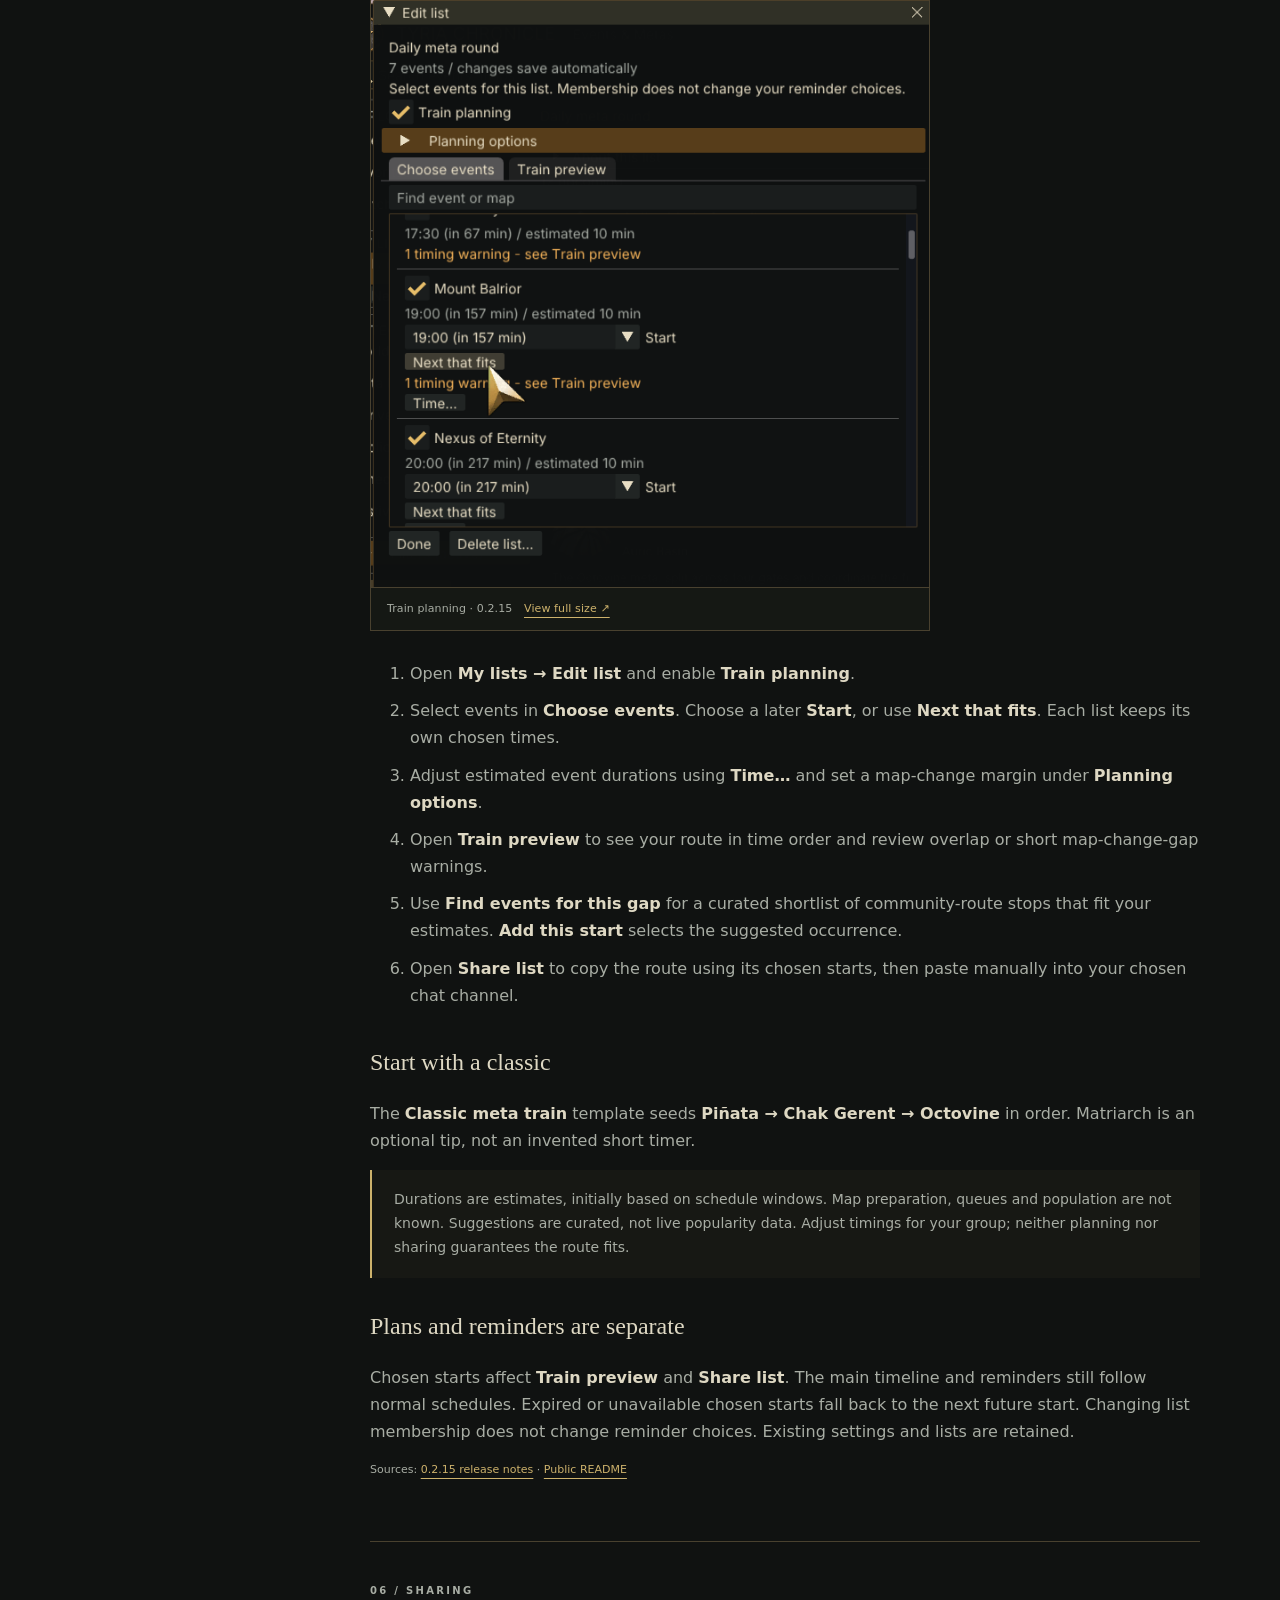
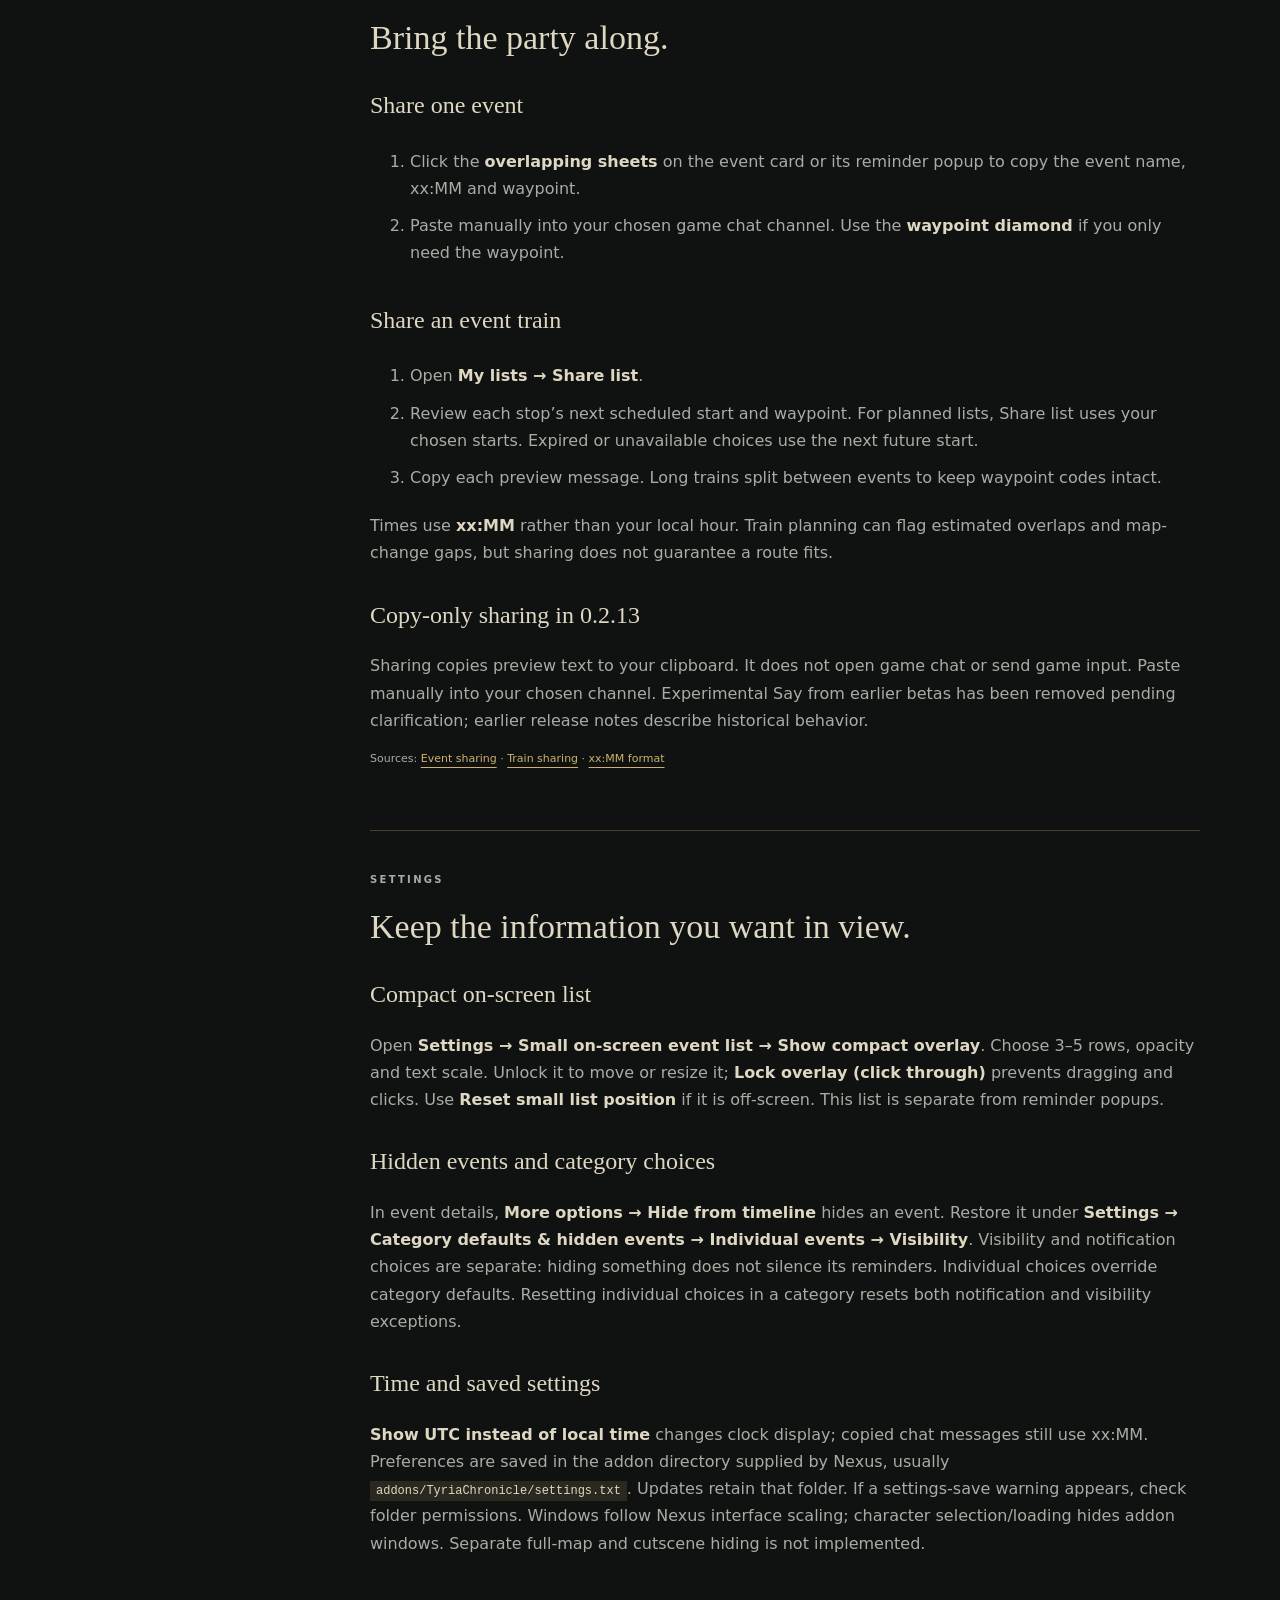
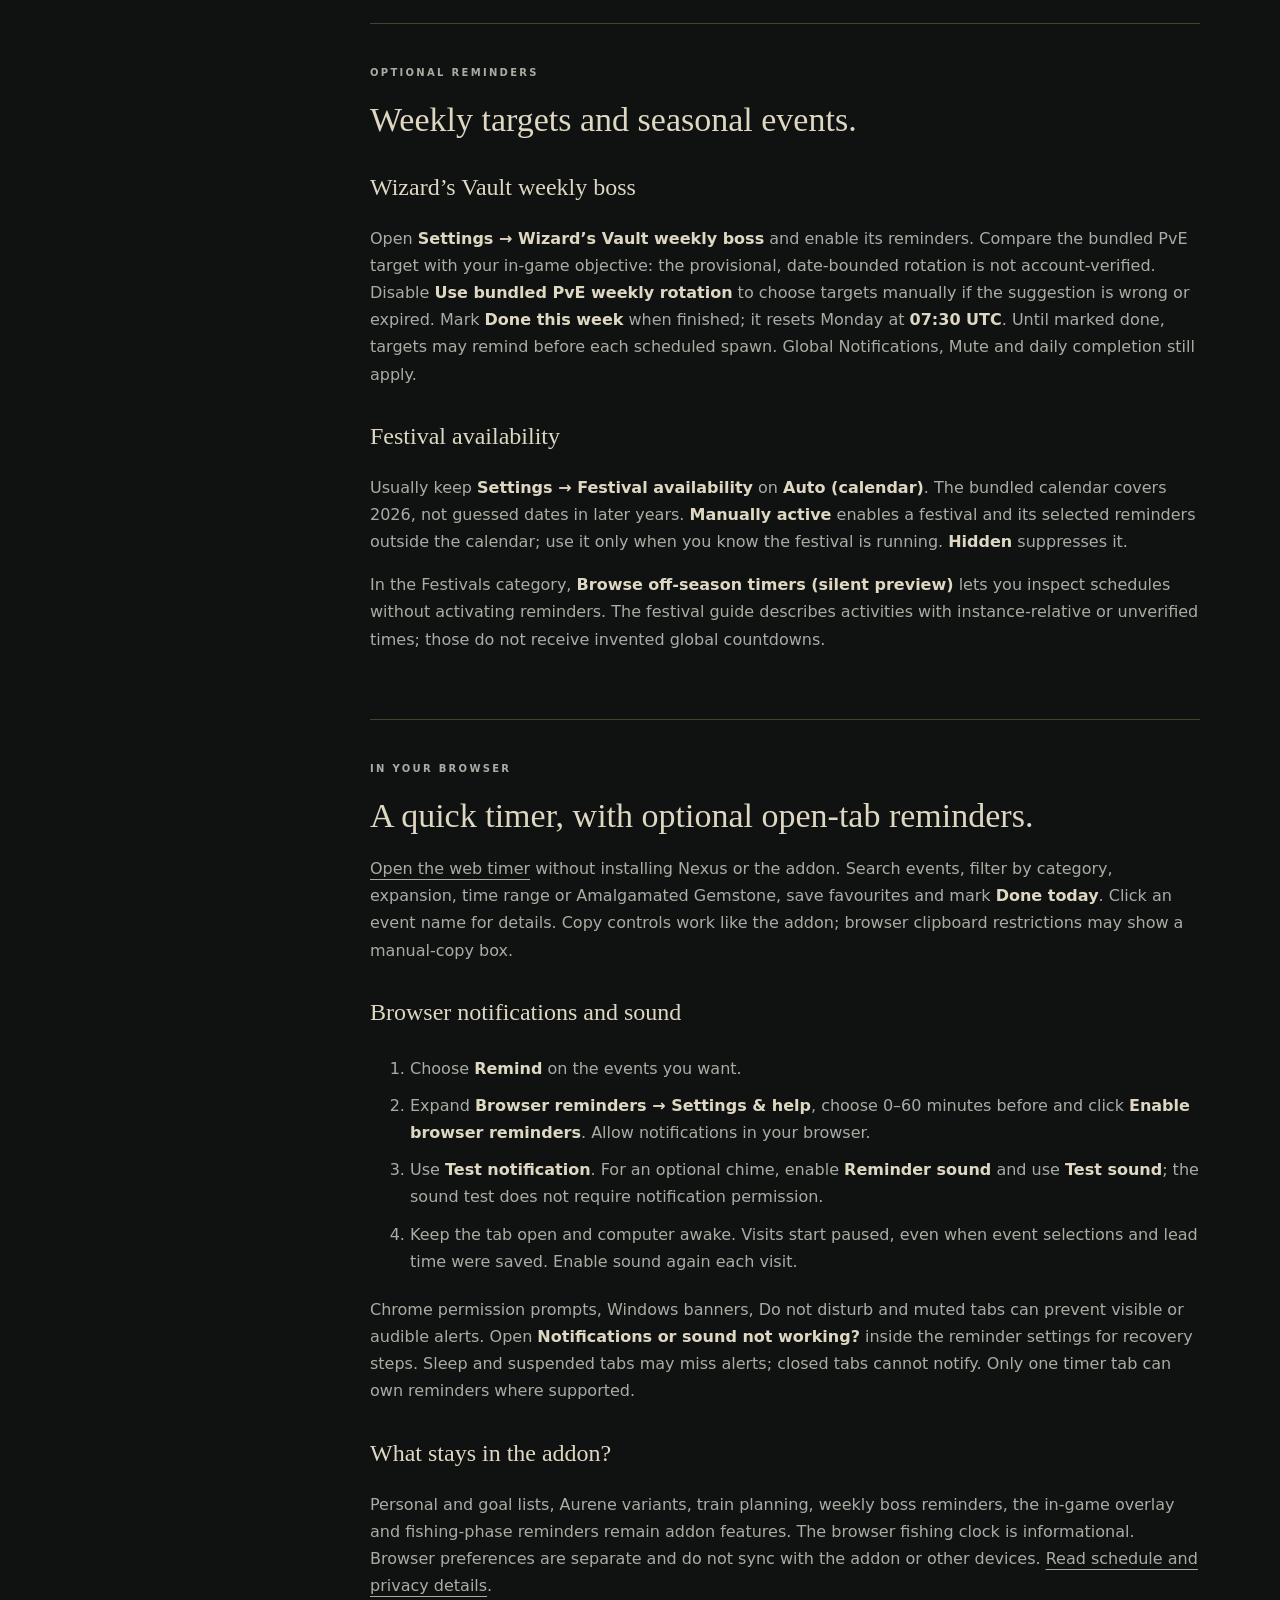
<file: guide.html>
<!doctype html><html lang="en"><head><meta charset="utf-8"><meta name="viewport" content="width=device-width,initial-scale=1"><meta name="description" content="Tyria Chronicle user manual: installation, events, individual reminders, fishing, personal lists, sharing and troubleshooting."><title>User guide — Tyria Chronicle</title><link rel="icon" href="images/web-header-clock-v1.png"><link rel="stylesheet" href="styles.css"><script src="app.js" defer></script><script type="module" src="release-live.mjs"></script></head><body><a class="skip" href="#main">Skip to content</a><header><a class="brand" href="index.html"><img src="images/web-header-clock-v1.png" width="38" height="38" alt=""><span>TYRIA CHRONICLE<small>AN INDEPENDENT GW2 COMPANION</small></span></a><nav aria-label="Main navigation"><a href="timers.html">Timers</a><a href="index.html#features">Features</a><a href="guide.html" aria-current="page">User guide</a><a href="#changelog">Changelog</a><a class="nav-download" href="index.html#download">Get the beta ↗</a></nav></header><main id="main" class="guide-layout"><aside class="sidebar"><label for="guide-search">FIND YOUR ANSWER</label><input id="guide-search" type="search" placeholder="Search the guide…"><p id="search-status" role="status" aria-live="polite"></p><nav aria-label="Guide topics"><a href="#start">Getting started</a><a href="#events">Events</a><a href="#reminders">Reminders</a><a href="#fishing">Fishing</a><a href="#lists">Personal lists</a><a href="#train-planning">Train planning</a><a href="#sharing">Sharing</a><a href="#settings">Settings &amp; overlay</a><a href="#weekly-festivals">Weekly bosses &amp; festivals</a><a href="#web-timer">Web timer &amp; notifications</a><a href="#faq">FAQ & troubleshooting</a><a href="#changelog">Changelog</a><a href="#about">About & support</a><a href="#privacy">Privacy & cookies</a></nav></aside><div class="guide-content"><!-- release:guide-status:start -->
<p class="note">Latest beta: <strong>0.2.28</strong>. Feature guides reviewed for <strong>0.2.26</strong> on 17 November 2026; installation/update troubleshooting reviewed for <strong>0.2.26</strong> on 17 November 2026. Automatic release updates do not mark the manual as newly reviewed.</p>
<!-- release:guide-status:end --><p class="eyebrow">THE FIELD GUIDE</p><p class="note">Train planning was introduced in 0.2.15. Screenshots show the 0.2.14 visual design and 0.2.15 planning and goal-list views; newer versions may differ.</p><h1>A little help for<br>the road ahead.</h1><p>Feature guides and installation instructions checked against <strong>0.2.26-beta</strong> documentation and implementation on <strong>17 November 2026</strong>. Release information updates automatically; guide review dates do not.</p><p class="note">This is a documentation and implementation review, not a new in-game test. Screenshots retain their original version labels. Schedules are bundled estimates, not live map status.</p>
<article id="start"><p class="number">01 / GETTING STARTED</p><h2>From download to your first event.</h2><h3>Install the beta</h3><ol><li>Use <strong>Windows x64</strong> and install <a href="https://raidcore.gg/gw2/nexus">Raidcore Nexus</a> separately.</li><li>Open <a href="https://github.com/ZevaXO/TyriaChronicle-beta/releases">beta releases</a>, read the newest release notes and download the attached <code>TyriaChronicle-…-windows-x64.zip</code>. GitHub’s “Source code” ZIP is not the addon. The standalone DLL asset is for Nexus updates.</li><li><strong>Close Guild Wars 2.</strong> Extract the downloaded ZIP.</li><li>Copy <code>TyriaChronicle.dll</code> from the ZIP into your <code>Guild Wars 2/addons</code> folder.</li><li>Start the game and enable <strong>Tyria Chronicle</strong> in Nexus.</li><li>Click the clock icon or press <kbd>Ctrl + Shift + E</kbd> to open it.</li></ol><h3 id="gw2launcher">Gw2Launcher and multiple accounts</h3><p>Use the <strong>addons folder that Nexus uses for the game instance you launch</strong>. With localized execution this can be inside a numbered account folder, for example <code>Guild Wars 2/Gw2Launcher/1/addons</code>, rather than the main game's addons folder.</p><ol><li>Check your launcher configuration and that client's Nexus log to identify the active addons directory.</li><li>Install Tyria Chronicle in each separate active addon directory where you want to use it.</li><li>Launch the relevant client and verify Tyria Chronicle appears under <strong>Installed</strong> in Nexus.</li></ol><p class="note">Some launcher setups share or link folders. Several visible addons folders do not necessarily mean separate installations or separate settings.</p><h3>Update without losing your lists</h3><!-- release:warning:start -->
<aside class="release-alert" aria-label="Existing user upgrade notes"><details><summary><strong>Already using Tyria Chronicle?</strong> Check upgrade notes</summary><p>Installing for the first time? Use the latest beta download and follow the installation guide. These notes apply to existing installations.</p><h2>Important release information · 0.2.28</h2><p style="white-space:pre-line">If you use 0.2.15–0.2.22, close GW2 and install the ZIP manually. Earlier versions can crash or hang while unloading, including from Nexus Configure. Installing the replacement cannot repair the old module while it unloads. Replace only TyriaChronicle.dll and keep your settings folder.

0.2.23 was a local test build. Normal startup with that fixed build was confirmed by the project owner. A live update from the fixed build with Configure open still needs in-game verification; mock-host tests do not establish safety for every Nexus/addon combination.</p><a href="https://github.com/ZevaXO/TyriaChronicle-beta/releases/tag/v0.2.28">Read the upgrade notes ↗</a><h2>Upgrading from 0.2.15–0.2.22</h2><p style="white-space:pre-line">Close Guild Wars 2 and install the latest beta ZIP manually. Those older versions can crash or hang while unloading. Replace only TyriaChronicle.dll and keep your settings folder.</p><a href="https://github.com/ZevaXO/TyriaChronicle-beta/releases/tag/v0.2.26">Read the upgrade notes ↗</a></details></aside>
<!-- release:warning:end --><p>In Nexus, enable pre-release updates for Tyria Chronicle and choose <strong>Check for Updates</strong>. In 0.2.8 or newer, <strong>Update options → Open Nexus addons</strong> provides a shortcut; complete installation in Nexus. If that shortcut differs on your Nexus version, open the host addon menu manually.</p><p>For a manual update, close the game, download and extract the new release ZIP, then replace the existing DLL. Settings and lists are retained. The release’s SHA256 file is provided to verify its ZIP.</p><p class="note">On 0.2.6 or 0.2.7, the old direct Update button does not work. Use Nexus’s own update control or replace the DLL manually. Users still on 0.2.0 need a manual update to gain Nexus update support.</p><h3>Your first session</h3><p>The main window starts closed. Open it with the clock icon or shortcut. New installations start with reminders off: select the events you want, enable <strong>Notifications</strong> and leave <strong>Mute</strong> off. Creating a list alone does not enable reminders.</p><h3>Your first five minutes</h3><p>Open the event list, choose a time range, find an event and inspect its map and waypoint. Select a reminder, then try a personal list. No GW2 API key is needed.</p><p class="source">Sources: <a href="https://github.com/ZevaXO/TyriaChronicle-beta/blob/main/README.md">README</a> · <a href="https://github.com/ZevaXO/TyriaChronicle-beta/releases/tag/v0.2.12">0.2.12 release</a></p><h3>Check for a newer version</h3><p>Use <strong>Settings → Updates → Check for new version</strong>. The addon checks at startup and hourly too. A manual check during the 30-second cooldown is queued with a countdown. This checks availability; Nexus or a manual DLL replacement performs installation. Closing GW2 before a manual update avoids unloading the old module during play.</p><h3>Remove the addon</h3><p>Close GW2 and remove <code>TyriaChronicle.dll</code> from the active addons folder. Keep its separate settings folder if you may return; deleting it also removes your saved preferences and lists.</p></article>
<article id="events"><p class="number">02 / EVENTS</p><h2>Find your next stop.</h2><figure class="app-shot "><a href="images/events.png" target="_blank" rel="noopener"><img src="images/events.png" alt="Upcoming two-column Events interface with category navigation and waypoint controls" loading="lazy" decoding="async"></a><figcaption>App interface · 0.2.14 design <a href="images/events.png" target="_blank" rel="noopener">View full size ↗</a></figcaption></figure><ol><li>Open Tyria Chronicle using its clock icon or shortcut.</li><li>Choose how far ahead to browse. Presets include <strong>1h, 2h, 4h and 24h</strong>; direct minute entry is also supported.</li><li>Use the labeled <strong>Search</strong> field and the available filters to narrow the event list. Events are grouped by scheduled start time.</li><li>Read the event’s map and short explanation. Copy its waypoint for use in game chat.</li><li>After completing the event, mark <strong>Done today</strong> to pause its reminders until daily reset.</li></ol><p><strong>Tip:</strong> The search field’s Clear button removes only the search text, leaving other filters in place.</p><p class="note">A listed or estimated active event is not confirmation that your map has started it. Completion is manual; the addon does not detect kills. <strong>Shackles of the Ancients has no countdown or reminders while its changed schedule is unverified.</strong> Festival dates cover 2026 only. Weekly Wizard’s Vault boss suggestions are provisional and not account-verified; check your in-game objective.</p><p class="source">Sources: <a href="https://github.com/ZevaXO/TyriaChronicle-beta/blob/main/README.md">README</a> · <a href="https://github.com/ZevaXO/TyriaChronicle-beta/releases/tag/v0.2.11">Search changes</a></p><h3>Views, favourites and watched events</h3><p><strong>Next up</strong> shows future starts, <strong>Scheduled now</strong> shows estimated active windows, and <strong>All starts</strong> includes scheduled occurrences in the selected range. Use the card’s <strong>…</strong> menu to add a favourite; <strong>Favorites</strong> and <strong>Watched events</strong> in the sidebar narrow the view. Filters include expansion and a 30–1440 minute horizon. <strong>Reset filters</strong> clears the search, view and filters.</p><h3 id="gemstone">Find Amalgamated Gemstone rewards</h3><p>Open <strong>Filters → Amalgamated Gemstone</strong>, or search for the reward name. The gemstone marker identifies a reviewed reward choice. Hover it or open event details for conditions and shared daily chest limits. It does not mean an automatic drop, and it cannot tell whether you claimed a reward. A missing marker does not establish that an event never awards one.</p><h3>Two copy buttons</h3><p>The <strong>waypoint diamond</strong> copies only the waypoint code. The <strong>overlapping sheets</strong> copy the event name, <strong>xx:MM</strong> and waypoint. Both appear on event cards and event reminder popups in 0.2.20 and newer. Paste the text into your chosen chat channel yourself.</p><p class="source">Sources: <a href="https://github.com/ZevaXO/TyriaChronicle-beta/releases/tag/v0.2.26">0.2.26 reward filter</a> · <a href="https://github.com/ZevaXO/TyriaChronicle-beta/releases/tag/v0.2.20">0.2.20 copy actions</a></p></article>
<article id="reminders"><p class="number">03 / REMINDERS</p><h2>A little preparation goes a long way.</h2><figure class="app-shot "><a href="images/reminders.png" target="_blank" rel="noopener"><img src="images/reminders.png" alt="Reminder popup showing Copy waypoint and Done today" loading="lazy" decoding="async"></a><figcaption>App interface · 0.2.14 design <a href="images/reminders.png" target="_blank" rel="noopener">View full size ↗</a></figcaption></figure><figure class="app-shot settings-shot"><a href="images/settings.png" target="_blank" rel="noopener"><img src="images/settings.png" alt="Settings preview with notification choices, default reminder time and weekly boss options" loading="lazy" decoding="async"></a><figcaption>App interface · 0.2.14 design <a href="images/settings.png" target="_blank" rel="noopener">View full size ↗</a></figcaption></figure><ol><li>Turn the main <strong>Notifications</strong> switch on and ensure <strong>Mute</strong> is off.</li><li>Choose reminders by category or select individual events.</li><li>For a custom lead time, open an event’s details and uncheck <strong>Use default time</strong>.</li><li>Enter <strong>0–60 minutes</strong> before that event. Use a longer lead when you want extra preparation time.</li><li>Check <strong>Use default time</strong> again to restore the shared default. Choices are saved between sessions.</li></ol><p><strong>Next reminder</strong> shows the earliest notification time. A later event with a longer lead can therefore appear before an earlier event. Changing the lead does not resend a start that has already been notified.</p><h3>When the popup arrives</h3><p>Copy the waypoint or mark the event <strong>Done today</strong> directly in the reminder popup. The popup is movable and optional sound is supported. Use Undo if you marked an event by mistake.</p><p class="note">Done today lasts until <strong>00:00 UTC</strong>. Ley-Line Anomaly shares completion across Gendarran Fields, Timberline Falls and Iron Marches. Marking any one done pauses all three; undoing from any location restores the group according to your saved reminder choices.</p><p class="source">Sources: <a href="https://github.com/ZevaXO/TyriaChronicle-beta/releases/tag/v0.2.12">Individual reminder times</a> · <a href="https://github.com/ZevaXO/TyriaChronicle-beta/releases/tag/v0.2.7">Shared Anomaly completion</a></p><h3>Select an event without losing category defaults</h3><p>Click the card’s <strong>eye</strong> to toggle reminders, or open details and choose <strong>For this event → Follow category / On / Off</strong>. An individual On or Off overrides the category choice. Switching Notifications off keeps these choices. Changing a lead time alone does not select an event or repeat a reminder already delivered.</p><p>With a category open, <strong>Category reminders</strong> lets you review exceptions and return events to the category default. <strong>Watched events</strong> shows selected events. The bottom <strong>Reminders on/off/muted</strong> button opens a summary including the next reminder.</p><h3>Popup and sound</h3><p>Use <strong>Settings → Notification sound</strong> and <strong>Test notification</strong> to check alerts. Under <strong>Reminder popup</strong>, choose a display duration of 15–180 seconds or reset its position. Drag the title bar to move it; hovering keeps it open. <strong>Dismiss all</strong> closes current notices without changing future reminder choices.</p></article>
<article id="fishing"><p class="number">04 / FISHING</p><h2>Follow the light.</h2><figure class="app-shot "><a href="images/fishing.png" target="_blank" rel="noopener"><img src="images/fishing.png" alt="Fishing clock preview with region selection, phase timeline and reminder controls" loading="lazy" decoding="async"></a><figcaption>App interface · 0.2.14 design <a href="images/fishing.png" target="_blank" rel="noopener">View full size ↗</a></figcaption></figure><ol><li>Open the fish-marked <strong>Fishing</strong> button next to the clock.</li><li>Manually choose your map region: <strong>Tyria</strong> or <strong>Cantha / Castora</strong>.</li><li>Read the current phase, compact timeline and time remaining until the next phase.</li><li>To receive alerts, enable <strong>Remind me about fishing times</strong>, select phases and choose a lead time of <strong>0–15 minutes</strong>. Dawn and Dusk are preselected, but fishing reminders start disabled.</li><li>Keep main <strong>Notifications on</strong> and <strong>Mute off</strong>. Fishing alerts also appear in Next reminder.</li></ol><p><strong>Dawn and Dusk each last five minutes.</strong> Day/night fish can also be caught during those transition windows.</p><p class="note">The clock follows standard outdoor schedules. It does not detect your map or automatically select a region. Fixed-time maps and instances can differ.</p><h3>If a phase looks wrong</h3><p>Check your selected region and local/UTC display setting. Report the map, region selection, display setting and the phase you observed through Help & feedback or Discord.</p><p class="source">Sources: <a href="https://github.com/ZevaXO/TyriaChronicle-beta/releases/tag/v0.2.9">Fishing introduction</a> · <a href="https://github.com/ZevaXO/TyriaChronicle-beta/releases/tag/v0.2.26">Current fishing notes</a></p></article>
<article id="lists"><p class="number">05 / PERSONAL LISTS</p><h2>Turn a goal into a next step.</h2><figure class="app-shot "><a href="images/new-list.png" target="_blank" rel="noopener"><img src="images/new-list.png" alt="Create a personal list using a template or an empty list" loading="lazy" decoding="async"></a><figcaption>App interface · 0.2.14 design <a href="images/new-list.png" target="_blank" rel="noopener">View full size ↗</a></figcaption></figure><figure class="app-shot "><a href="images/obsidian-list-v15.png" target="_blank" rel="noopener"><img src="images/obsidian-list-v15.png" alt="Obsidian armour goal list with Amnytas, Outer Nayos and Unlocking the Wizard’s Tower" loading="lazy" decoding="async"></a><figcaption>App interface · 0.2.15 <a href="images/obsidian-list-v15.png" target="_blank" rel="noopener">View full size ↗</a></figcaption></figure><ol><li>Open <strong>My lists</strong>.</li><li>Choose <strong>+ New list → Use a template</strong> or <strong>Start empty</strong>.</li><li>Choose Obsidian armour, Aurene weapon materials, HoT materials, Daily meta round or Classic meta train. Separate Aurene variant templates are available for Jormag, Primordus, Zhaitan, Mordremoth, Kralkatorrik and Soo-Won.</li><li>Enter a list name and choose <strong>Create my list</strong>.</li><li>Edit the list to fit your own priorities and mark event completion manually as you play.</li><li>For an event train, open <strong>Share list</strong> to preview the next scheduled starts and waypoints.</li></ol><p>Creating a list does not enable reminders. Use <strong>Enable reminders</strong> in its header to select its events without disabling your other choices. Notifications, Mute and Done today still apply. Settings and lists are retained when you update by replacing the DLL.</p><p class="note">Templates are farming aids, not complete crafting recipes. Train planning supports estimated durations and a map-change margin; review the route yourself because estimates cannot account for queues, map preparation or population.</p><p class="source">Sources: <a href="https://github.com/ZevaXO/TyriaChronicle-beta/blob/main/README.md">README</a> · <a href="https://github.com/ZevaXO/TyriaChronicle-beta/releases/tag/v0.2.6">Share list</a></p><h3>Aurene variants and goal notes</h3><p>Choose a variant under <strong>+ New list → Use a template</strong> and create your editable copy. <strong>Rewards &amp; purpose</strong> explains each timed stop. <strong>More tips for this goal</strong> covers untimed chains, crystals, vendor steps and required items or equipped weapons. Read <strong>About this list</strong> after creation. These aids do not track achievements or replace a complete crafting checklist.</p><h3>Edit or delete a list</h3><p><strong>Edit list</strong> lets you search and change membership; changes save automatically and do not change reminder choices. Use <strong>Delete list…</strong> and confirm <strong>Delete list</strong> to remove your copy. Watched events stay watched and can still notify. The original template remains available.</p><p class="source">Sources: <a href="https://github.com/ZevaXO/TyriaChronicle-beta/releases/tag/v0.2.22">0.2.22 variant templates</a> · <a href="https://github.com/ZevaXO/TyriaChronicle-beta/releases/tag/v0.2.25">0.2.25 list deletion</a></p></article>
<article id="train-planning"><p class="number">PERSONAL PLANNING / AVAILABLE IN 0.2.15</p><h2>Build a meta train around your group.</h2><figure class="app-shot train-shot"><a href="images/train-planning-v15.png" target="_blank" rel="noopener"><img src="images/train-planning-v15.png" width="627" height="661" alt="Train editor showing later start choices, Next that fits and timing warnings" loading="lazy" decoding="async"></a><figcaption>Train planning · 0.2.15 <a href="images/train-planning-v15.png" target="_blank" rel="noopener">View full size ↗</a></figcaption></figure><ol><li>Open <strong>My lists → Edit list</strong> and enable <strong>Train planning</strong>.</li><li>Select events in <strong>Choose events</strong>. Choose a later <strong>Start</strong>, or use <strong>Next that fits</strong>. Each list keeps its own chosen times.</li><li>Adjust estimated event durations using <strong>Time…</strong> and set a map-change margin under <strong>Planning options</strong>.</li><li>Open <strong>Train preview</strong> to see your route in time order and review overlap or short map-change-gap warnings.</li><li>Use <strong>Find events for this gap</strong> for a curated shortlist of community-route stops that fit your estimates. <strong>Add this start</strong> selects the suggested occurrence.</li><li>Open <strong>Share list</strong> to copy the route using its chosen starts, then paste manually into your chosen chat channel.</li></ol><h3>Start with a classic</h3><p>The <strong>Classic meta train</strong> template seeds <strong>Piñata → Chak Gerent → Octovine</strong> in order. Matriarch is an optional tip, not an invented short timer.</p><p class="note">Durations are estimates, initially based on schedule windows. Map preparation, queues and population are not known. Suggestions are curated, not live popularity data. Adjust timings for your group; neither planning nor sharing guarantees the route fits.</p><h3>Plans and reminders are separate</h3><p>Chosen starts affect <strong>Train preview</strong> and <strong>Share list</strong>. The main timeline and reminders still follow normal schedules. Expired or unavailable chosen starts fall back to the next future start. Changing list membership does not change reminder choices. Existing settings and lists are retained.</p><p class="source">Sources: <a href="https://github.com/ZevaXO/TyriaChronicle-beta/releases/tag/v0.2.15">0.2.15 release notes</a> · <a href="https://github.com/ZevaXO/TyriaChronicle-beta/blob/main/README.md">Public README</a></p></article><article id="sharing"><p class="number">06 / SHARING</p><h2>Bring the party along.</h2><h3>Share one event</h3><ol><li>Click the <strong>overlapping sheets</strong> on the event card or its reminder popup to copy the event name, xx:MM and waypoint.</li><li>Paste manually into your chosen game chat channel. Use the <strong>waypoint diamond</strong> if you only need the waypoint.</li></ol><h3>Share an event train</h3><ol><li>Open <strong>My lists → Share list</strong>.</li><li>Review each stop’s next scheduled start and waypoint. For planned lists, Share list uses your chosen starts. Expired or unavailable choices use the next future start.</li><li>Copy each preview message. Long trains split between events to keep waypoint codes intact.</li></ol><p>Times use <strong>xx:MM</strong> rather than your local hour. Train planning can flag estimated overlaps and map-change gaps, but sharing does not guarantee a route fits.</p><h3>Copy-only sharing in 0.2.13</h3><p>Sharing copies preview text to your clipboard. It does not open game chat or send game input. Paste manually into your chosen channel. Experimental Say from earlier betas has been removed pending clarification; earlier release notes describe historical behavior.</p><p class="source">Sources: <a href="https://github.com/ZevaXO/TyriaChronicle-beta/releases/tag/v0.2.5">Event sharing</a> · <a href="https://github.com/ZevaXO/TyriaChronicle-beta/releases/tag/v0.2.6">Train sharing</a> · <a href="https://github.com/ZevaXO/TyriaChronicle-beta/releases/tag/v0.2.9">xx:MM format</a></p></article>
<article id="settings"><p class="number">SETTINGS</p><h2>Keep the information you want in view.</h2><h3>Compact on-screen list</h3><p>Open <strong>Settings → Small on-screen event list → Show compact overlay</strong>. Choose 3–5 rows, opacity and text scale. Unlock it to move or resize it; <strong>Lock overlay (click through)</strong> prevents dragging and clicks. Use <strong>Reset small list position</strong> if it is off-screen. This list is separate from reminder popups.</p><h3>Hidden events and category choices</h3><p>In event details, <strong>More options → Hide from timeline</strong> hides an event. Restore it under <strong>Settings → Category defaults &amp; hidden events → Individual events → Visibility</strong>. Visibility and notification choices are separate: hiding something does not silence its reminders. Individual choices override category defaults. Resetting individual choices in a category resets both notification and visibility exceptions.</p><h3>Time and saved settings</h3><p><strong>Show UTC instead of local time</strong> changes clock display; copied chat messages still use xx:MM. Preferences are saved in the addon directory supplied by Nexus, usually <code>addons/TyriaChronicle/settings.txt</code>. Updates retain that folder. If a settings-save warning appears, check folder permissions. Windows follow Nexus interface scaling; character selection/loading hides addon windows. Separate full-map and cutscene hiding is not implemented.</p></article>
<article id="weekly-festivals"><p class="number">OPTIONAL REMINDERS</p><h2>Weekly targets and seasonal events.</h2><h3>Wizard’s Vault weekly boss</h3><p>Open <strong>Settings → Wizard’s Vault weekly boss</strong> and enable its reminders. Compare the bundled PvE target with your in-game objective: the provisional, date-bounded rotation is not account-verified. Disable <strong>Use bundled PvE weekly rotation</strong> to choose targets manually if the suggestion is wrong or expired. Mark <strong>Done this week</strong> when finished; it resets Monday at <strong>07:30 UTC</strong>. Until marked done, targets may remind before each scheduled spawn. Global Notifications, Mute and daily completion still apply.</p><h3>Festival availability</h3><p>Usually keep <strong>Settings → Festival availability</strong> on <strong>Auto (calendar)</strong>. The bundled calendar covers 2026, not guessed dates in later years. <strong>Manually active</strong> enables a festival and its selected reminders outside the calendar; use it only when you know the festival is running. <strong>Hidden</strong> suppresses it.</p><p>In the Festivals category, <strong>Browse off-season timers (silent preview)</strong> lets you inspect schedules without activating reminders. The festival guide describes activities with instance-relative or unverified times; those do not receive invented global countdowns.</p></article>
<article id="web-timer"><p class="number">IN YOUR BROWSER</p><h2>A quick timer, with optional open-tab reminders.</h2><p><a href="timers.html">Open the web timer</a> without installing Nexus or the addon. Search events, filter by category, expansion, time range or Amalgamated Gemstone, save favourites and mark <strong>Done today</strong>. Click an event name for details. Copy controls work like the addon; browser clipboard restrictions may show a manual-copy box.</p><h3>Browser notifications and sound</h3><ol><li>Choose <strong>Remind</strong> on the events you want.</li><li>Expand <strong>Browser reminders → Settings &amp; help</strong>, choose 0–60 minutes before and click <strong>Enable browser reminders</strong>. Allow notifications in your browser.</li><li>Use <strong>Test notification</strong>. For an optional chime, enable <strong>Reminder sound</strong> and use <strong>Test sound</strong>; the sound test does not require notification permission.</li><li>Keep the tab open and computer awake. Visits start paused, even when event selections and lead time were saved. Enable sound again each visit.</li></ol><p>Chrome permission prompts, Windows banners, Do not disturb and muted tabs can prevent visible or audible alerts. Open <strong>Notifications or sound not working?</strong> inside the reminder settings for recovery steps. Sleep and suspended tabs may miss alerts; closed tabs cannot notify. Only one timer tab can own reminders where supported.</p><h3>What stays in the addon?</h3><p>Personal and goal lists, Aurene variants, train planning, weekly boss reminders, the in-game overlay and fishing-phase reminders remain addon features. The browser fishing clock is informational. Browser preferences are separate and do not sync with the addon or other devices. <a href="timer-notices.html">Read schedule and privacy details</a>.</p></article>
<article id="faq"><p class="number">07 / FAQ & TROUBLESHOOTING</p><h2>When something needs a nudge.</h2><details><summary>Which download do I need?</summary><p>The attached <code>TyriaChronicle-…-windows-x64.zip</code> on the newest beta release. Not the automatically generated Source code ZIP. Nexus is installed separately.</p></details><details><summary>What changed in update checks in 0.2.17?</summary><p>Manual checks during the 30-second cooldown queue with a countdown, then run without another click. A click during an active check uses the same request. Open Nexus addons and Download beta remain accessible if checking fails. Checking availability does not install an update.</p></details><details><summary>The addon does not appear. What should I check?</summary><p>Confirm Windows x64, Nexus installation, and that the extracted DLL is in the addons folder used by Nexus for the client you launched. With Gw2Launcher localized execution this may be a numbered account folder such as Guild Wars 2/Gw2Launcher/1/addons. Check that client's Nexus log and verify Tyria Chronicle appears under Installed. Shared or linked folders do not necessarily mean separate installations or settings. Start GW2 and enable Tyria Chronicle in Nexus. Try the clock icon or Ctrl + Shift + E; the main window starts closed. Version 0.2.16 fixed a missing startup shortcut, and 0.2.17 retains that recovery. If you use 0.2.15–0.2.22, close GW2 and install the newest ZIP manually, keeping your settings folder. If it still fails, report your version and what you tried.</p></details><details><summary>Why am I not getting a reminder?</summary><p>Check Notifications is on, Mute is off, and the event or category is selected. Check Done today and your lead time. For Fishing, enable its separate reminders and select the right region and phases. A time change does not resend an already notified start.</p></details><details><summary>Why does Next reminder show a later event?</summary><p>Since 0.2.12 it chooses the earliest notification time, including preparation lead. A later event with a long lead may need to notify first.</p></details><details><summary>Why are all three Ley-Line Anomaly locations marked done?</summary><p>They share daily completion. Undo from any location to restore the group. Completion resets at 00:00 UTC and is marked manually.</p></details><details><summary>The update is stuck on Updating.</summary><p>The old button in 0.2.6/0.2.7 cannot complete this update. Use Nexus Check for Updates with pre-release updates enabled, or close the game and replace the DLL from the newest ZIP. Version information can take a few minutes to propagate.</p></details><details><summary>Do I need an API key or GitHub account?</summary><p>No GW2 API key is needed. Public beta downloads do not require a GitHub account. Discord is the primary feedback channel; GitHub issues are optional and require an account.</p></details><details><summary>Why is there no Shackles countdown?</summary><p>In 0.2.13, Shackles of the Ancients countdowns and reminders are paused until its changed schedule is verified. Its details remain available.</p></details><details><summary>Where did Say go?</summary><p>Experimental Say was removed in 0.2.13 pending clarification. Sharing is now Copy-only; paste manually into your chosen game chat channel.</p></details><details><summary>Are these live event timers?</summary><p>Schedules are bundled estimates, not live map status. Estimated active windows do not guarantee an event is running on your map. Fishing follows standard outdoor schedules.</p></details><details><summary>Does it hide during full-map view or cutscenes?</summary><p>Separate full-map and cutscene hiding is not implemented in the current beta.</p></details><details><summary>What should I include in a bug report?</summary><p>The version from Settings, your steps, expected result and actual result. For event timing, include date, map, time and time zone. For Fishing, include region, local/UTC setting and observed phase. A cropped screenshot helps; remove personal details. Help & feedback can copy basic troubleshooting information.</p></details><p class="source">Source: <a href="https://github.com/ZevaXO/TyriaChronicle-beta/releases/tag/v0.2.26">Current release notes</a> and the linked topic sources above.</p><details><summary>Does deleting a list stop its reminders?</summary><p>No. List membership and reminder choices are separate. Turn the event’s eye off, or change its reminder choice to Off, if you no longer want it to notify.</p></details><details><summary>I hid an event. Why does it still notify?</summary><p>Hiding only changes visibility. Turn its reminders off separately. Restore hidden events through Settings → Category defaults &amp; hidden events.</p></details><details><summary>Why are the screenshots older than the guide?</summary><p>They show the labelled 0.2.14/0.2.15 interface. Current instructions were reviewed for 0.2.26; newer copy buttons and templates are explained in the text. New screenshots are still needed.</p></details><details><summary>Why do browser reminders not appear?</summary><p>Start with <a href="#web-timer">the web timer guide</a> and the troubleshooting panel in its reminder settings. Browser permissions and Windows notification banners are separate settings. They are independent of the addon’s in-game popup.</p></details></article>
<article id="changelog"><p class="number">08 / VERSION NOTES</p><h2>The Chronicle, so far.</h2><!-- release:changelog:start -->
<p>Latest published beta: <strong>0.2.28</strong> · 25 November 2026. Release information is synchronized automatically from <a href="https://github.com/ZevaXO/TyriaChronicle-beta/releases">GitHub</a>. Guide review status is separate.</p><div id="release-notes"><div class="changelog-entry"><span class="version">0.2.28-beta · 25 November 2026</span><h3>Tyria Chronicle 0.2.28-beta</h3><ul><li>Show Weekly boss above the event list even before weekly reminders are enabled. Open Manage weekly boss directly from there.</li><li>Add Done this week and undo in the main view, and weekly completion directly in the reminder popup. Completed weekly targets stop notifying until weekly reset, including ordinary watches.</li><li>Put selected targets and completion status first in weekly settings. Move the spaced manual boss selector under Choose or change boss. Suggested rotation remains provisional; confirm against your in-game objective.</li></ul><details><summary>Release notes</summary><div style="white-space:pre-wrap;overflow-wrap:anywhere;font-size:14px"># Tyria Chronicle 0.2.28-beta

Windows x64; requires Raidcore Nexus. By ZevaXO.

## Important upgrade note

**If you use 0.2.15–0.2.22, close GW2 and install the ZIP manually.** Earlier versions can crash or hang while unloading, including from Nexus Configure. Installing the replacement cannot repair the old module while it unloads. Replace only TyriaChronicle.dll and keep your settings folder.

0.2.23 was a local test build. Normal startup with that fixed build was confirmed by the project owner. A live update from the fixed build with Configure open still needs in-game verification; mock-host tests do not establish safety for every Nexus/addon combination.

## What&#39;s new

- Show Weekly boss above the event list even before weekly reminders are enabled. Open Manage weekly boss directly from there.
- Add Done this week and undo in the main view, and weekly completion directly in the reminder popup. Completed weekly targets stop notifying until weekly reset, including ordinary watches.
- Put selected targets and completion status first in weekly settings. Move the spaced manual boss selector under Choose or change boss. Suggested rotation remains provisional; confirm against your in-game objective.

## Fishing

Open Fishing next to the clock, choose your map region, then enable Fishing reminders if wanted. Main Notifications must be on and Mute off. Dawn and Dusk last five minutes; day/night fish can also be caught during those transitions. This clock follows the standard outdoor schedule, not live map detection: fixed-time maps and instances can differ.

## Download and update

Use Nexus&#39;s Check for Updates with pre-release updates enabled for Tyria Chronicle. In 0.2.8-beta or newer, Update options &gt; Open Nexus addons provides a shortcut to the host addon list; complete the update in Nexus. The old direct Update button in 0.2.6/0.2.7 is not supported.

For manual installation, download **TyriaChronicle-0.2.28-beta-windows-x64.zip**, close GW2 and replace **Guild Wars 2/addons/TyriaChronicle.dll** with the file from the ZIP. Settings and lists are retained. The SHA256 file verifies the ZIP. GitHub&#39;s Source code downloads are not the installable addon; the standalone DLL asset is for Nexus updates. Version information may take a few minutes to propagate.

## Support and feedback

Use Help &amp; feedback or [Discord](https://discord.gg/3gf8n2P9KS). GitHub bug reports are optional. For fishing times, include your map, selected region, local/UTC setting and the observed phase.

## Testing and limitations

1594 core checks plus update-checker and UI/settings/DLL lifecycle tests passed locally. Individual reminder tests cover long/short/zero leads, reverting to default, notification ordering, duplicate suppression, muted/off and unselected events, shared Anomaly completion, fishing independence and persisted/legacy settings. Normal startup after the previous lifecycle fix was confirmed by the project owner. The owner confirmed normal startup with the local 0.2.23 lock fix. The new regression test reproduces the lock inversion with the previous DLL; the fixed build also passes five actual FreeLibrary/file-replacement/LoadLibrary cycles in the mock host. Actual Nexus live updating from the fix remains to be verified. The harness covers duplicate/concurrent unload, late callbacks, recovery on reload, and queued update-check timing; it reproduces a failure with the previous release. This is not broad multi-system or exhaustive host-race validation. Tests cover later starts, midnight, overlap/buffer boundaries, per-list persistence, gap filtering and template IDs. Existing settings and lists are retained.

Schedules are estimates, not live map status. Planning durations are estimates, initially based on schedule windows. Map preparation, queues and population are not known. Suggestions are a curated shortlist, not live popularity data. Expired or unavailable chosen starts use the next future start. Plan choices affect Train preview and Share list; the main timeline and reminders still follow normal schedules. Sharing does not guarantee the route fits. Copy does not open game chat or send input. Paste manually into your chosen channel. Full-map and cutscene hiding is not separately implemented.

This is an AI-assisted development project, not an ArenaNet or Raidcore product. Applicable license notices are included in the ZIP.
</div></details><a href="https://github.com/ZevaXO/TyriaChronicle-beta/releases/tag/v0.2.28">Original release notes ↗</a></div><div class="changelog-entry"><span class="version">0.2.27-beta · 21 November 2026</span><h3>Tyria Chronicle 0.2.27-beta</h3><details><summary>Release notes</summary><div style="white-space:pre-wrap;overflow-wrap:anywhere;font-size:14px"># Tyria Chronicle 0.2.27-beta

Windows x64; requires Raidcore Nexus. By ZevaXO.

## Important upgrade note

**If you use 0.2.15–0.2.22, close GW2 and install the ZIP manually.** Earlier versions can crash or hang while unloading, including from Nexus Configure. Installing the replacement cannot repair the old module while it unloads. Replace only TyriaChronicle.dll and keep your settings folder.

0.2.23 was a local test build. Normal startup with that fixed build was confirmed by the project owner. A live update from the fixed build with Configure open still needs in-game verification; mock-host tests do not establish safety for every Nexus/addon combination.

## What&#39;s new

- Fix the search clear button: its separate click area prevents the text field from consuming the click.
- Clear both the search text and active search filter with one click. Other filters and reminder choices are retained.
- Add a real mouse-input regression test that fails against the previous implementation and passes with the fix.

## Fishing

Open Fishing next to the clock, choose your map region, then enable Fishing reminders if wanted. Main Notifications must be on and Mute off. Dawn and Dusk last five minutes; day/night fish can also be caught during those transitions. This clock follows the standard outdoor schedule, not live map detection: fixed-time maps and instances can differ.

## Download and update

Use Nexus&#39;s Check for Updates with pre-release updates enabled for Tyria Chronicle. In 0.2.8-beta or newer, Update options &gt; Open Nexus addons provides a shortcut to the host addon list; complete the update in Nexus. The old direct Update button in 0.2.6/0.2.7 is not supported.

For manual installation, download **TyriaChronicle-0.2.27-beta-windows-x64.zip**, close GW2 and replace **Guild Wars 2/addons/TyriaChronicle.dll** with the file from the ZIP. Settings and lists are retained. The SHA256 file verifies the ZIP. GitHub&#39;s Source code downloads are not the installable addon; the standalone DLL asset is for Nexus updates. Version information may take a few minutes to propagate.

## Support and feedback

Use Help &amp; feedback or [Discord](https://discord.gg/3gf8n2P9KS). GitHub bug reports are optional. For fishing times, include your map, selected region, local/UTC setting and the observed phase.

## Testing and limitations

1594 core checks plus update-checker and UI/settings/DLL lifecycle tests passed locally. Individual reminder tests cover long/short/zero leads, reverting to default, notification ordering, duplicate suppression, muted/off and unselected events, shared Anomaly completion, fishing independence and persisted/legacy settings. Normal startup after the previous lifecycle fix was confirmed by the project owner. The owner confirmed normal startup with the local 0.2.23 lock fix. The new regression test reproduces the lock inversion with the previous DLL; the fixed build also passes five actual FreeLibrary/file-replacement/LoadLibrary cycles in the mock host. Actual Nexus live updating from the fix remains to be verified. The harness covers duplicate/concurrent unload, late callbacks, recovery on reload, and queued update-check timing; it reproduces a failure with the previous release. This is not broad multi-system or exhaustive host-race validation. Tests cover later starts, midnight, overlap/buffer boundaries, per-list persistence, gap filtering and template IDs. Existing settings and lists are retained.

Schedules are estimates, not live map status. Planning durations are estimates, initially based on schedule windows. Map preparation, queues and population are not known. Suggestions are a curated shortlist, not live popularity data. Expired or unavailable chosen starts use the next future start. Plan choices affect Train preview and Share list; the main timeline and reminders still follow normal schedules. Sharing does not guarantee the route fits. Copy does not open game chat or send input. Paste manually into your chosen channel. Full-map and cutscene hiding is not separately implemented.

This is an AI-assisted development project, not an ArenaNet or Raidcore product. Applicable license notices are included in the ZIP.
</div></details><a href="https://github.com/ZevaXO/TyriaChronicle-beta/releases/tag/v0.2.27">Original release notes ↗</a></div><div class="changelog-entry"><span class="version">0.2.26-beta · 16 November 2026</span><h3>Tyria Chronicle 0.2.26-beta</h3><details><summary>Release notes</summary><div style="white-space:pre-wrap;overflow-wrap:anywhere;font-size:14px"># Tyria Chronicle 0.2.26-beta

Windows x64; requires Raidcore Nexus. By ZevaXO.

## Important upgrade note

**If you use 0.2.15–0.2.22, close GW2 and install the ZIP manually.** Earlier versions can crash or hang while unloading, including from Nexus Configure. Installing the replacement cannot repair the old module while it unloads. Replace only TyriaChronicle.dll and keep your settings folder.

0.2.23 was a local test build. Normal startup with that fixed build was confirmed by the project owner. A live update from the fixed build with Configure open still needs in-game verification; mock-host tests do not establish safety for every Nexus/addon combination.

## What&#39;s new

- Add an Amalgamated Gemstone filter under Filters and make the reward name searchable.
- Mark reviewed reward choices with a small original gemstone symbol on event cards, with conditions in the tooltip and event details.
- Explain shared daily chest limits. A marker means a reward choice, not an automatic drop or detected reward claim; reminder choices and Done today behaviour are unchanged.

## Fishing

Open Fishing next to the clock, choose your map region, then enable Fishing reminders if wanted. Main Notifications must be on and Mute off. Dawn and Dusk last five minutes; day/night fish can also be caught during those transitions. This clock follows the standard outdoor schedule, not live map detection: fixed-time maps and instances can differ.

## Download and update

Use Nexus&#39;s Check for Updates with pre-release updates enabled for Tyria Chronicle. In 0.2.8-beta or newer, Update options &gt; Open Nexus addons provides a shortcut to the host addon list; complete the update in Nexus. The old direct Update button in 0.2.6/0.2.7 is not supported.

For manual installation, download **TyriaChronicle-0.2.26-beta-windows-x64.zip**, close GW2 and replace **Guild Wars 2/addons/TyriaChronicle.dll** with the file from the ZIP. Settings and lists are retained. The SHA256 file verifies the ZIP. GitHub&#39;s Source code downloads are not the installable addon; the standalone DLL asset is for Nexus updates. Version information may take a few minutes to propagate.

## Support and feedback

Use Help &amp; feedback or [Discord](https://discord.gg/3gf8n2P9KS). GitHub bug reports are optional. For fishing times, include your map, selected region, local/UTC setting and the observed phase.

## Testing and limitations

1594 core checks plus update-checker and UI/settings/DLL lifecycle tests passed locally. Individual reminder tests cover long/short/zero leads, reverting to default, notification ordering, duplicate suppression, muted/off and unselected events, shared Anomaly completion, fishing independence and persisted/legacy settings. Normal startup after the previous lifecycle fix was confirmed by the project owner. The owner confirmed normal startup with the local 0.2.23 lock fix. The new regression test reproduces the lock inversion with the previous DLL; the fixed build also passes five actual FreeLibrary/file-replacement/LoadLibrary cycles in the mock host. Actual Nexus live updating from the fix remains to be verified. The harness covers duplicate/concurrent unload, late callbacks, recovery on reload, and queued update-check timing; it reproduces a failure with the previous release. This is not broad multi-system or exhaustive host-race validation. Tests cover later starts, midnight, overlap/buffer boundaries, per-list persistence, gap filtering and template IDs. Existing settings and lists are retained.

Schedules are estimates, not live map status. Planning durations are estimates, initially based on schedule windows. Map preparation, queues and population are not known. Suggestions are a curated shortlist, not live popularity data. Expired or unavailable chosen starts use the next future start. Plan choices affect Train preview and Share list; the main timeline and reminders still follow normal schedules. Sharing does not guarantee the route fits. Copy does not open game chat or send input. Paste manually into your chosen channel. Full-map and cutscene hiding is not separately implemented.

This is an AI-assisted development project, not an ArenaNet or Raidcore product. Applicable license notices are included in the ZIP.
</div></details><a href="https://github.com/ZevaXO/TyriaChronicle-beta/releases/tag/v0.2.26">Original release notes ↗</a></div><div class="changelog-entry"><span class="version">0.2.25-beta · 14 November 2026</span><h3>Tyria Chronicle 0.2.25-beta</h3><details><summary>Release notes</summary><div style="white-space:pre-wrap;overflow-wrap:anywhere;font-size:14px"># Tyria Chronicle 0.2.25-beta

Windows x64; requires Raidcore Nexus. By ZevaXO.

## Important upgrade note

**If you use 0.2.15–0.2.22, close GW2 and install the ZIP manually.** Earlier versions can crash or hang while unloading, including from Nexus Configure. Installing the replacement cannot repair the old module while it unloads. Replace only TyriaChronicle.dll and keep your settings folder.

0.2.23 was a local test build. Normal startup with that fixed build was confirmed by the project owner. A live update from the fixed build with Configure open still needs in-game verification; mock-host tests do not establish safety for every Nexus/addon combination.

## What&#39;s new

- Clarify the Delete list confirmation: watched events stay watched and deleting the list does not turn off their reminders. The original template is retained.
- Label the confirmation action Delete list; reminder behaviour and saved settings are unchanged.

## Fishing

Open Fishing next to the clock, choose your map region, then enable Fishing reminders if wanted. Main Notifications must be on and Mute off. Dawn and Dusk last five minutes; day/night fish can also be caught during those transitions. This clock follows the standard outdoor schedule, not live map detection: fixed-time maps and instances can differ.

## Download and update

Use Nexus&#39;s Check for Updates with pre-release updates enabled for Tyria Chronicle. In 0.2.8-beta or newer, Update options &gt; Open Nexus addons provides a shortcut to the host addon list; complete the update in Nexus. The old direct Update button in 0.2.6/0.2.7 is not supported.

For manual installation, download **TyriaChronicle-0.2.25-beta-windows-x64.zip**, close GW2 and replace **Guild Wars 2/addons/TyriaChronicle.dll** with the file from the ZIP. Settings and lists are retained. The SHA256 file verifies the ZIP. GitHub&#39;s Source code downloads are not the installable addon; the standalone DLL asset is for Nexus updates. Version information may take a few minutes to propagate.

## Support and feedback

Use Help &amp; feedback or [Discord](https://discord.gg/3gf8n2P9KS). GitHub bug reports are optional. For fishing times, include your map, selected region, local/UTC setting and the observed phase.

## Testing and limitations

1594 core checks plus update-checker and UI/settings/DLL lifecycle tests passed locally. Individual reminder tests cover long/short/zero leads, reverting to default, notification ordering, duplicate suppression, muted/off and unselected events, shared Anomaly completion, fishing independence and persisted/legacy settings. Normal startup after the previous lifecycle fix was confirmed by the project owner. The owner confirmed normal startup with the local 0.2.23 lock fix. The new regression test reproduces the lock inversion with the previous DLL; the fixed build also passes five actual FreeLibrary/file-replacement/LoadLibrary cycles in the mock host. Actual Nexus live updating from the fix remains to be verified. The harness covers duplicate/concurrent unload, late callbacks, recovery on reload, and queued update-check timing; it reproduces a failure with the previous release. This is not broad multi-system or exhaustive host-race validation. Tests cover later starts, midnight, overlap/buffer boundaries, per-list persistence, gap filtering and template IDs. Existing settings and lists are retained.

Schedules are estimates, not live map status. Planning durations are estimates, initially based on schedule windows. Map preparation, queues and population are not known. Suggestions are a curated shortlist, not live popularity data. Expired or unavailable chosen starts use the next future start. Plan choices affect Train preview and Share list; the main timeline and reminders still follow normal schedules. Sharing does not guarantee the route fits. Copy does not open game chat or send input. Paste manually into your chosen channel. Full-map and cutscene hiding is not separately implemented.

This is an AI-assisted development project, not an ArenaNet or Raidcore product. Applicable license notices are included in the ZIP.
</div></details><a href="https://github.com/ZevaXO/TyriaChronicle-beta/releases/tag/v0.2.25">Original release notes ↗</a></div><div class="changelog-entry"><span class="version">0.2.24-beta · 14 November 2026</span><h3>Tyria Chronicle 0.2.24-beta</h3><details><summary>Release notes</summary><div style="white-space:pre-wrap;overflow-wrap:anywhere;font-size:14px"># Tyria Chronicle 0.2.24-beta

Windows x64; requires Raidcore Nexus. By ZevaXO.

## Important upgrade note

**If you use 0.2.15–0.2.22, close GW2 and install the ZIP manually.** Earlier versions can crash or hang while unloading, including from Nexus Configure. Installing the replacement cannot repair the old module while it unloads. Replace only TyriaChronicle.dll and keep your settings folder.

0.2.23 was a local test build. Normal startup with that fixed build was confirmed by the project owner. A live update from the fixed build with Configure open still needs in-game verification; mock-host tests do not establish safety for every Nexus/addon combination.

## What&#39;s new

- Prevent the reproduced lock inversion between render/Configure callbacks and Nexus callback deregistration during unload. Callbacks skip the frame while lifecycle cleanup holds the addon lock.
- Add a regression test that fails against the previous lifecycle code and five real Windows DLL replacement/reload cycles in the mock host.
- Retain Aurene variant templates, copy actions, reminders and saved settings.

## Fishing

Open Fishing next to the clock, choose your map region, then enable Fishing reminders if wanted. Main Notifications must be on and Mute off. Dawn and Dusk last five minutes; day/night fish can also be caught during those transitions. This clock follows the standard outdoor schedule, not live map detection: fixed-time maps and instances can differ.

## Download and update

Use Nexus&#39;s Check for Updates with pre-release updates enabled for Tyria Chronicle. In 0.2.8-beta or newer, Update options &gt; Open Nexus addons provides a shortcut to the host addon list; complete the update in Nexus. The old direct Update button in 0.2.6/0.2.7 is not supported.

For manual installation, download **TyriaChronicle-0.2.24-beta-windows-x64.zip**, close GW2 and replace **Guild Wars 2/addons/TyriaChronicle.dll** with the file from the ZIP. Settings and lists are retained. The SHA256 file verifies the ZIP. GitHub&#39;s Source code downloads are not the installable addon; the standalone DLL asset is for Nexus updates. Version information may take a few minutes to propagate.

## Support and feedback

Use Help &amp; feedback or [Discord](https://discord.gg/3gf8n2P9KS). GitHub bug reports are optional. For fishing times, include your map, selected region, local/UTC setting and the observed phase.

## Testing and limitations

1594 core checks plus update-checker and UI/settings/DLL lifecycle tests passed locally. Individual reminder tests cover long/short/zero leads, reverting to default, notification ordering, duplicate suppression, muted/off and unselected events, shared Anomaly completion, fishing independence and persisted/legacy settings. Normal startup after the previous lifecycle fix was confirmed by the project owner. The owner confirmed normal startup with the local 0.2.23 lock fix. The new regression test reproduces the lock inversion with the previous DLL; the fixed build also passes five actual FreeLibrary/file-replacement/LoadLibrary cycles in the mock host. Actual Nexus live updating from the fix remains to be verified. The harness covers duplicate/concurrent unload, late callbacks, recovery on reload, and queued update-check timing; it reproduces a failure with the previous release. This is not broad multi-system or exhaustive host-race validation. Tests cover later starts, midnight, overlap/buffer boundaries, per-list persistence, gap filtering and template IDs. Existing settings and lists are retained.

Schedules are estimates, not live map status. Planning durations are estimates, initially based on schedule windows. Map preparation, queues and population are not known. Suggestions are a curated shortlist, not live popularity data. Expired or unavailable chosen starts use the next future start. Plan choices affect Train preview and Share list; the main timeline and reminders still follow normal schedules. Sharing does not guarantee the route fits. Copy does not open game chat or send input. Paste manually into your chosen channel. Full-map and cutscene hiding is not separately implemented.

This is an AI-assisted development project, not an ArenaNet or Raidcore product. Applicable license notices are included in the ZIP.
</div></details><a href="https://github.com/ZevaXO/TyriaChronicle-beta/releases/tag/v0.2.24">Original release notes ↗</a></div><div class="changelog-entry"><span class="version">0.2.22-beta · 14 November 2026</span><h3>Tyria Chronicle 0.2.22-beta</h3><details><summary>Release notes</summary><div style="white-space:pre-wrap;overflow-wrap:anywhere;font-size:14px"># Tyria Chronicle 0.2.22-beta

Windows x64; requires Raidcore Nexus. By ZevaXO.

## Important upgrade note

Updating with GW2 closed remains the conservative option. Follow-up analysis of the previous multi-addon live-update crash found the initial access violation in another addon; this does not establish that every hot-update scenario is safe.

**If you use 0.2.15 or 0.2.16, close GW2 and install the ZIP manually.** Those versions can crash while unloading during a live update. New code cannot protect the old DLL while it is being unloaded. Replace only TyriaChronicle.dll; keep your settings folder.

## What&#39;s new

- Add separate editable templates for the Jormag, Primordus, Zhaitan, Mordremoth, Kralkatorrik and Soo-Won Aurene weapon variants.
- Explain each timed stop&#39;s collection purpose and keep untimed map chains, crystals, vendor steps and required items/equipped weapons in goal tips. No invented countdowns or automatic achievement tracking.
- Rename the existing general template to Aurene weapon materials; existing saved lists and reminder choices are retained.

Open My lists &gt; + New list &gt; Use a template. Select a variant and create your editable copy. Rewards &amp; purpose explains each stop; More tips for this goal covers untimed steps. Creating a list does not enable reminders or detect your achievement stage. These are timer aids, not full crafting checklists.

## Fishing

Open Fishing next to the clock, choose your map region, then enable Fishing reminders if wanted. Main Notifications must be on and Mute off. Dawn and Dusk last five minutes; day/night fish can also be caught during those transitions. This clock follows the standard outdoor schedule, not live map detection: fixed-time maps and instances can differ.

## Download and update

Use Nexus&#39;s Check for Updates with pre-release updates enabled for Tyria Chronicle. In 0.2.8-beta or newer, Update options &gt; Open Nexus addons provides a shortcut to the host addon list; complete the update in Nexus. The old direct Update button in 0.2.6/0.2.7 is not supported.

For manual installation, download **TyriaChronicle-0.2.22-beta-windows-x64.zip**, close GW2 and replace **Guild Wars 2/addons/TyriaChronicle.dll** with the file from the ZIP. Settings and lists are retained. The SHA256 file verifies the ZIP. GitHub&#39;s Source code downloads are not the installable addon; the standalone DLL asset is for Nexus updates. Version information may take a few minutes to propagate.

## Support and feedback

Use Help &amp; feedback or [Discord](https://discord.gg/3gf8n2P9KS). GitHub bug reports are optional. For fishing times, include your map, selected region, local/UTC setting and the observed phase.

## Testing and limitations

1594 core checks plus update-checker and UI/settings/DLL lifecycle tests passed locally. Individual reminder tests cover long/short/zero leads, reverting to default, notification ordering, duplicate suppression, muted/off and unselected events, shared Anomaly completion, fishing independence and persisted/legacy settings. Normal startup after the previous lifecycle fix was confirmed by the project owner. The owner confirmed the previous paired copy actions in-game and a successful isolated Tyria Chronicle live update to 0.2.20. Floating feedback and the new templates pass local rendering checks; the new templates have not yet been confirmed in-game. The harness covers duplicate/concurrent unload, late callbacks, recovery on reload, and queued update-check timing; it reproduces a failure with the previous release. This is not broad multi-system or exhaustive host-race validation. Tests cover later starts, midnight, overlap/buffer boundaries, per-list persistence, gap filtering and template IDs. Existing settings and lists are retained.

Schedules are estimates, not live map status. Planning durations are estimates, initially based on schedule windows. Map preparation, queues and population are not known. Suggestions are a curated shortlist, not live popularity data. Expired or unavailable chosen starts use the next future start. Plan choices affect Train preview and Share list; the main timeline and reminders still follow normal schedules. Sharing does not guarantee the route fits. Copy does not open game chat or send input. Paste manually into your chosen channel. Full-map and cutscene hiding is not separately implemented.

This is an AI-assisted development project, not an ArenaNet or Raidcore product. Applicable license notices are included in the ZIP.
</div></details><a href="https://github.com/ZevaXO/TyriaChronicle-beta/releases/tag/v0.2.22">Original release notes ↗</a></div><div class="changelog-entry"><span class="version">0.2.21-beta · 13 November 2026</span><h3>Tyria Chronicle 0.2.21-beta</h3><details><summary>Release notes</summary><div style="white-space:pre-wrap;overflow-wrap:anywhere;font-size:14px"># Tyria Chronicle 0.2.21-beta

Windows x64; requires Raidcore Nexus. By ZevaXO.

## Important upgrade note

Updating with GW2 closed remains the conservative option. Follow-up analysis of the previous multi-addon live-update crash found the initial access violation in another addon; this does not establish that every hot-update scenario is safe.

**If you use 0.2.15 or 0.2.16, close GW2 and install the ZIP manually.** Those versions can crash while unloading during a live update. New code cannot protect the old DLL while it is being unloaded. Replace only TyriaChronicle.dll; keep your settings folder.

## What&#39;s new

- Show copy confirmations as a separate, non-interactive on-screen message with light text. Event cards and list-editor content no longer shift when feedback appears or expires.
- Keep both waypoint-only and full-event-message copy icons on cards and reminder popups.

## Fishing

Open Fishing next to the clock, choose your map region, then enable Fishing reminders if wanted. Main Notifications must be on and Mute off. Dawn and Dusk last five minutes; day/night fish can also be caught during those transitions. This clock follows the standard outdoor schedule, not live map detection: fixed-time maps and instances can differ.

## Download and update

Use Nexus&#39;s Check for Updates with pre-release updates enabled for Tyria Chronicle. In 0.2.8-beta or newer, Update options &gt; Open Nexus addons provides a shortcut to the host addon list; complete the update in Nexus. The old direct Update button in 0.2.6/0.2.7 is not supported.

For manual installation, download **TyriaChronicle-0.2.21-beta-windows-x64.zip**, close GW2 and replace **Guild Wars 2/addons/TyriaChronicle.dll** with the file from the ZIP. Settings and lists are retained. The SHA256 file verifies the ZIP. GitHub&#39;s Source code downloads are not the installable addon; the standalone DLL asset is for Nexus updates. Version information may take a few minutes to propagate.

## Support and feedback

Use Help &amp; feedback or [Discord](https://discord.gg/3gf8n2P9KS). GitHub bug reports are optional. For fishing times, include your map, selected region, local/UTC setting and the observed phase.

## Testing and limitations

1554 core checks plus update-checker and UI/settings/DLL lifecycle tests passed locally. Individual reminder tests cover long/short/zero leads, reverting to default, notification ordering, duplicate suppression, muted/off and unselected events, shared Anomaly completion, fishing independence and persisted/legacy settings. Normal startup after the previous lifecycle fix was confirmed by the project owner. The owner confirmed the previous paired copy actions in-game and a successful isolated Tyria Chronicle live update to 0.2.20. The new floating feedback passes local rendering checks but has not yet been confirmed in-game. The harness covers duplicate/concurrent unload, late callbacks, recovery on reload, and queued update-check timing; it reproduces a failure with the previous release. This is not broad multi-system or exhaustive host-race validation. Tests cover later starts, midnight, overlap/buffer boundaries, per-list persistence, gap filtering and template IDs. Existing settings and lists are retained.

Schedules are estimates, not live map status. Planning durations are estimates, initially based on schedule windows. Map preparation, queues and population are not known. Suggestions are a curated shortlist, not live popularity data. Expired or unavailable chosen starts use the next future start. Plan choices affect Train preview and Share list; the main timeline and reminders still follow normal schedules. Sharing does not guarantee the route fits. Copy does not open game chat or send input. Paste manually into your chosen channel. Full-map and cutscene hiding is not separately implemented.

This is an AI-assisted development project, not an ArenaNet or Raidcore product. Applicable license notices are included in the ZIP.
</div></details><a href="https://github.com/ZevaXO/TyriaChronicle-beta/releases/tag/v0.2.21">Original release notes ↗</a></div><div class="changelog-entry"><span class="version">0.2.20-beta · 13 November 2026</span><h3>Tyria Chronicle 0.2.20-beta</h3><details><summary>Release notes</summary><div style="white-space:pre-wrap;overflow-wrap:anywhere;font-size:14px"># Tyria Chronicle 0.2.20-beta

Windows x64; requires Raidcore Nexus. By ZevaXO.

## Important upgrade note

Updating with GW2 closed remains the conservative option. Follow-up analysis of the previous multi-addon live-update crash found the initial access violation in another addon; this does not establish that every hot-update scenario is safe.

**If you use 0.2.15 or 0.2.16, close GW2 and install the ZIP manually.** Those versions can crash while unloading during a live update. New code cannot protect the old DLL while it is being unloaded. Replace only TyriaChronicle.dll; keep your settings folder.

## What&#39;s new

- Show both copy actions directly on event cards and reminder popups: waypoint diamond for the waypoint only, overlapping sheets for event name, xx:MM and waypoint.
- Use an original code-drawn parchment/brass copy symbol with explanatory tooltips; update Quick Help. No extra image downloads or game-input automation.

## Fishing

Open Fishing next to the clock, choose your map region, then enable Fishing reminders if wanted. Main Notifications must be on and Mute off. Dawn and Dusk last five minutes; day/night fish can also be caught during those transitions. This clock follows the standard outdoor schedule, not live map detection: fixed-time maps and instances can differ.

## Download and update

Use Nexus&#39;s Check for Updates with pre-release updates enabled for Tyria Chronicle. In 0.2.8-beta or newer, Update options &gt; Open Nexus addons provides a shortcut to the host addon list; complete the update in Nexus. The old direct Update button in 0.2.6/0.2.7 is not supported.

For manual installation, download **TyriaChronicle-0.2.20-beta-windows-x64.zip**, close GW2 and replace **Guild Wars 2/addons/TyriaChronicle.dll** with the file from the ZIP. Settings and lists are retained. The SHA256 file verifies the ZIP. GitHub&#39;s Source code downloads are not the installable addon; the standalone DLL asset is for Nexus updates. Version information may take a few minutes to propagate.

## Support and feedback

Use Help &amp; feedback or [Discord](https://discord.gg/3gf8n2P9KS). GitHub bug reports are optional. For fishing times, include your map, selected region, local/UTC setting and the observed phase.

## Testing and limitations

1554 core checks plus update-checker and UI/settings/DLL lifecycle tests passed locally. Individual reminder tests cover long/short/zero leads, reverting to default, notification ordering, duplicate suppression, muted/off and unselected events, shared Anomaly completion, fishing independence and persisted/legacy settings. Normal startup after the previous lifecycle fix was confirmed by the project owner. The paired copy-icon layout passes local rendering checks at multiple UI scales, but has not yet been confirmed in-game. The harness covers duplicate/concurrent unload, late callbacks, recovery on reload, and queued update-check timing; it reproduces a failure with the previous release. This is not broad multi-system or exhaustive host-race validation. Tests cover later starts, midnight, overlap/buffer boundaries, per-list persistence, gap filtering and template IDs. Existing settings and lists are retained.

Schedules are estimates, not live map status. Planning durations are estimates, initially based on schedule windows. Map preparation, queues and population are not known. Suggestions are a curated shortlist, not live popularity data. Expired or unavailable chosen starts use the next future start. Plan choices affect Train preview and Share list; the main timeline and reminders still follow normal schedules. Sharing does not guarantee the route fits. Copy does not open game chat or send input. Paste manually into your chosen channel. Full-map and cutscene hiding is not separately implemented.

This is an AI-assisted development project, not an ArenaNet or Raidcore product. Applicable license notices are included in the ZIP.
</div></details><a href="https://github.com/ZevaXO/TyriaChronicle-beta/releases/tag/v0.2.20">Original release notes ↗</a></div><div class="changelog-entry"><span class="version">0.2.19-beta · 13 November 2026</span><h3>Tyria Chronicle 0.2.19-beta</h3><details><summary>Release notes</summary><div style="white-space:pre-wrap;overflow-wrap:anywhere;font-size:14px"># Tyria Chronicle 0.2.19-beta

Windows x64; requires Raidcore Nexus. By ZevaXO.

## Important upgrade note

For this beta, updating with GW2 closed is recommended. A further crash occurred during a multi-addon Nexus live update; its root cause remains unresolved.

**If you use 0.2.15 or 0.2.16, close GW2 and install the ZIP manually.** Those versions can crash while unloading during a live update. New code cannot protect the old DLL while it is being unloaded. Replace only TyriaChronicle.dll; keep your settings folder.

## What&#39;s new

- Copy message is now the visible action on event cards: copy xx:MM, event name and waypoint for manual pasting into chat.
- Copy waypoint only is available under the card&#39;s (...) menu.
- Update Quick Help and tooltips to explain the two copy options. Existing reminder popup actions are retained.

## Fishing

Open Fishing next to the clock, choose your map region, then enable Fishing reminders if wanted. Main Notifications must be on and Mute off. Dawn and Dusk last five minutes; day/night fish can also be caught during those transitions. This clock follows the standard outdoor schedule, not live map detection: fixed-time maps and instances can differ.

## Download and update

Use Nexus&#39;s Check for Updates with pre-release updates enabled for Tyria Chronicle. In 0.2.8-beta or newer, Update options &gt; Open Nexus addons provides a shortcut to the host addon list; complete the update in Nexus. The old direct Update button in 0.2.6/0.2.7 is not supported.

For manual installation, download **TyriaChronicle-0.2.19-beta-windows-x64.zip**, close GW2 and replace **Guild Wars 2/addons/TyriaChronicle.dll** with the file from the ZIP. Settings and lists are retained. The SHA256 file verifies the ZIP. GitHub&#39;s Source code downloads are not the installable addon; the standalone DLL asset is for Nexus updates. Version information may take a few minutes to propagate.

## Support and feedback

Use Help &amp; feedback or [Discord](https://discord.gg/3gf8n2P9KS). GitHub bug reports are optional. For fishing times, include your map, selected region, local/UTC setting and the observed phase.

## Testing and limitations

1554 core checks plus update-checker and UI/settings/DLL lifecycle tests passed locally. Individual reminder tests cover long/short/zero leads, reverting to default, notification ordering, duplicate suppression, muted/off and unselected events, shared Anomaly completion, fishing independence and persisted/legacy settings. Normal startup after the previous lifecycle fix was confirmed by the project owner. The reminder popup was viewed in-game; the new card Copy message placement has not yet been confirmed in-game. The harness covers duplicate/concurrent unload, late callbacks, recovery on reload, and queued update-check timing; it reproduces a failure with the previous release. This is not broad multi-system or exhaustive host-race validation. Tests cover later starts, midnight, overlap/buffer boundaries, per-list persistence, gap filtering and template IDs. Existing settings and lists are retained.

Schedules are estimates, not live map status. Planning durations are estimates, initially based on schedule windows. Map preparation, queues and population are not known. Suggestions are a curated shortlist, not live popularity data. Expired or unavailable chosen starts use the next future start. Plan choices affect Train preview and Share list; the main timeline and reminders still follow normal schedules. Sharing does not guarantee the route fits. Copy does not open game chat or send input. Paste manually into your chosen channel. Full-map and cutscene hiding is not separately implemented.

This is an AI-assisted development project, not an ArenaNet or Raidcore product. Applicable license notices are included in the ZIP.
</div></details><a href="https://github.com/ZevaXO/TyriaChronicle-beta/releases/tag/v0.2.19">Original release notes ↗</a></div><div class="changelog-entry"><span class="version">0.2.18-beta · 13 November 2026</span><h3>Tyria Chronicle 0.2.18-beta</h3><details><summary>Release notes</summary><div style="white-space:pre-wrap;overflow-wrap:anywhere;font-size:14px"># Tyria Chronicle 0.2.18-beta

Windows x64; requires Raidcore Nexus. By ZevaXO.

## Important upgrade note

**If you use 0.2.15 or 0.2.16, close GW2 and install the ZIP manually.** Those versions can crash while unloading during a live update. New code cannot protect the old DLL while it is being unloaded. Replace only TyriaChronicle.dll; keep your settings folder.

## What&#39;s new

- More compact reminder popup with a lower maximum height, less spacing and a softer grey-green background.
- Copy message in each event reminder copies xx:MM, event name and waypoint for manual pasting into chat. The waypoint diamond still copies only the waypoint.
- Keep Done today available; move the Anomaly meeting-point explanation to the waypoint tooltip.

## Fishing

Open Fishing next to the clock, choose your map region, then enable Fishing reminders if wanted. Main Notifications must be on and Mute off. Dawn and Dusk last five minutes; day/night fish can also be caught during those transitions. This clock follows the standard outdoor schedule, not live map detection: fixed-time maps and instances can differ.

## Download and update

Use Nexus&#39;s Check for Updates with pre-release updates enabled for Tyria Chronicle. In 0.2.8-beta or newer, Update options &gt; Open Nexus addons provides a shortcut to the host addon list; complete the update in Nexus. The old direct Update button in 0.2.6/0.2.7 is not supported.

For manual installation, download **TyriaChronicle-0.2.18-beta-windows-x64.zip**, close GW2 and replace **Guild Wars 2/addons/TyriaChronicle.dll** with the file from the ZIP. Settings and lists are retained. The SHA256 file verifies the ZIP. GitHub&#39;s Source code downloads are not the installable addon; the standalone DLL asset is for Nexus updates. Version information may take a few minutes to propagate.

## Support and feedback

Use Help &amp; feedback or [Discord](https://discord.gg/3gf8n2P9KS). GitHub bug reports are optional. For fishing times, include your map, selected region, local/UTC setting and the observed phase.

## Testing and limitations

1554 core checks plus update-checker and UI/settings/DLL lifecycle tests passed locally. Individual reminder tests cover long/short/zero leads, reverting to default, notification ordering, duplicate suppression, muted/off and unselected events, shared Anomaly completion, fishing independence and persisted/legacy settings. Normal startup after the previous lifecycle fix was confirmed by the project owner. The new reminder layout has not yet been confirmed in-game. The harness covers duplicate/concurrent unload, late callbacks, recovery on reload, and queued update-check timing; it reproduces a failure with the previous release. This is not broad multi-system or exhaustive host-race validation. Tests cover later starts, midnight, overlap/buffer boundaries, per-list persistence, gap filtering and template IDs. Existing settings and lists are retained.

Schedules are estimates, not live map status. Planning durations are estimates, initially based on schedule windows. Map preparation, queues and population are not known. Suggestions are a curated shortlist, not live popularity data. Expired or unavailable chosen starts use the next future start. Plan choices affect Train preview and Share list; the main timeline and reminders still follow normal schedules. Sharing does not guarantee the route fits. Copy does not open game chat or send input. Paste manually into your chosen channel. Full-map and cutscene hiding is not separately implemented.

This is an AI-assisted development project, not an ArenaNet or Raidcore product. Applicable license notices are included in the ZIP.
</div></details><a href="https://github.com/ZevaXO/TyriaChronicle-beta/releases/tag/v0.2.18">Original release notes ↗</a></div><div class="changelog-entry"><span class="version">0.2.17-beta · 13 November 2026</span><h3>Tyria Chronicle 0.2.17-beta</h3><details><summary>Release notes</summary><div style="white-space:pre-wrap;overflow-wrap:anywhere;font-size:14px"># Tyria Chronicle 0.2.17-beta

Windows x64; requires Raidcore Nexus. By ZevaXO.

## Important upgrade note

**If you use 0.2.15 or 0.2.16, close GW2 and install the ZIP manually.** Those versions can crash while unloading during a live update. New code cannot protect the old DLL while it is being unloaded. Replace only TyriaChronicle.dll; keep your settings folder.

## What&#39;s new

- Guard against repeated or overlapping unload requests and late render/options callbacks after cleanup. This addresses the reproduced lifecycle crash during updates.
- Manual version checks during the 30-second cooldown now queue with a countdown, then run without another click. Clicking during an active check uses the same request.
- Keep Open Nexus addons and Download beta accessible even if the version check fails. Checking availability still does not install an update.
- Startup shortcut recovery from 0.2.16 is retained. Existing lists, train planning, reminders and settings are retained.

## Fishing

Open Fishing next to the clock, choose your map region, then enable Fishing reminders if wanted. Main Notifications must be on and Mute off. Dawn and Dusk last five minutes; day/night fish can also be caught during those transitions. This clock follows the standard outdoor schedule, not live map detection: fixed-time maps and instances can differ.

## Download and update

Use Nexus&#39;s Check for Updates with pre-release updates enabled for Tyria Chronicle. In 0.2.8-beta or newer, Update options &gt; Open Nexus addons provides a shortcut to the host addon list; complete the update in Nexus. The old direct Update button in 0.2.6/0.2.7 is not supported.

For manual installation, download **TyriaChronicle-0.2.17-beta-windows-x64.zip**, close GW2 and replace **Guild Wars 2/addons/TyriaChronicle.dll** with the file from the ZIP. Settings and lists are retained. The SHA256 file verifies the ZIP. GitHub&#39;s Source code downloads are not the installable addon; the standalone DLL asset is for Nexus updates. Version information may take a few minutes to propagate.

## Support and feedback

Use Help &amp; feedback or [Discord](https://discord.gg/3gf8n2P9KS). GitHub bug reports are optional. For fishing times, include your map, selected region, local/UTC setting and the observed phase.

## Testing and limitations

1554 core checks plus update-checker and UI/settings/DLL lifecycle tests passed locally. Individual reminder tests cover long/short/zero leads, reverting to default, notification ordering, duplicate suppression, muted/off and unselected events, shared Anomaly completion, fishing independence and persisted/legacy settings. Normal startup after the local lifecycle fix was confirmed by the project owner. The harness covers duplicate/concurrent unload, late callbacks, recovery on reload, and queued update-check timing; it reproduces a failure with the previous release. This is not broad multi-system or exhaustive host-race validation. Tests cover later starts, midnight, overlap/buffer boundaries, per-list persistence, gap filtering and template IDs. Existing settings and lists are retained.

Schedules are estimates, not live map status. Planning durations are estimates, initially based on schedule windows. Map preparation, queues and population are not known. Suggestions are a curated shortlist, not live popularity data. Expired or unavailable chosen starts use the next future start. Plan choices affect Train preview and Share list; the main timeline and reminders still follow normal schedules. Sharing does not guarantee the route fits. Copy does not open game chat or send input. Paste manually into your chosen channel. Full-map and cutscene hiding is not separately implemented.

This is an AI-assisted development project, not an ArenaNet or Raidcore product. Applicable license notices are included in the ZIP.
</div></details><a href="https://github.com/ZevaXO/TyriaChronicle-beta/releases/tag/v0.2.17">Original release notes ↗</a></div><div class="changelog-entry"><span class="version">0.2.16-beta · 13 November 2026</span><h3>Tyria Chronicle 0.2.16-beta</h3><details><summary>Release notes</summary><div style="white-space:pre-wrap;overflow-wrap:anywhere;font-size:14px"># Tyria Chronicle 0.2.16-beta

Windows x64; requires Raidcore Nexus. By ZevaXO.

## What&#39;s new

- Fix the Nexus clock shortcut sometimes missing after a normal GW2 startup even though reminders still run. No Disable/Load workaround should be needed.
- Register the shortcut while its textures are queued, and recover delayed category artwork and header clock when Nexus makes them available.
- Regression tests simulate cold-cache texture loading, late readiness and unloading while textures are pending. The prior beta fails the cold-start test; the fix passes.
- The owner confirmed the shortcut appeared immediately after a real GW2 restart. Existing lists, train planning, reminders and settings are retained. The main window still starts closed.

## Fishing

Open Fishing next to the clock, choose your map region, then enable Fishing reminders if wanted. Main Notifications must be on and Mute off. Dawn and Dusk last five minutes; day/night fish can also be caught during those transitions. This clock follows the standard outdoor schedule, not live map detection: fixed-time maps and instances can differ.

## Download and update

Use Nexus&#39;s Check for Updates with pre-release updates enabled for Tyria Chronicle. In 0.2.8-beta or newer, Update options &gt; Open Nexus addons provides a shortcut to the host addon list; complete the update in Nexus. The old direct Update button in 0.2.6/0.2.7 is not supported.

For manual installation, download **TyriaChronicle-0.2.16-beta-windows-x64.zip**, close GW2 and replace **Guild Wars 2/addons/TyriaChronicle.dll** with the file from the ZIP. Settings and lists are retained. The SHA256 file verifies the ZIP. GitHub&#39;s Source code downloads are not the installable addon; the standalone DLL asset is for Nexus updates. Version information may take a few minutes to propagate.

## Support and feedback

Use Help &amp; feedback or [Discord](https://discord.gg/3gf8n2P9KS). GitHub bug reports are optional. For fishing times, include your map, selected region, local/UTC setting and the observed phase.

## Testing and limitations

1554 core checks plus update-checker and UI/settings/DLL lifecycle tests passed locally. Individual reminder tests cover long/short/zero leads, reverting to default, notification ordering, duplicate suppression, muted/off and unselected events, shared Anomaly completion, fishing independence and persisted/legacy settings. The startup fix was confirmed in a real GW2 restart by the project owner; this is not broad multi-system validation. Tests cover later starts, midnight, overlap/buffer boundaries, per-list persistence, gap filtering and template IDs. Existing settings and lists are retained.

Schedules are estimates, not live map status. Planning durations are estimates, initially based on schedule windows. Map preparation, queues and population are not known. Suggestions are a curated shortlist, not live popularity data. Expired or unavailable chosen starts use the next future start. Plan choices affect Train preview and Share list; the main timeline and reminders still follow normal schedules. Sharing does not guarantee the route fits. Copy does not open game chat or send input. Paste manually into your chosen channel. Full-map and cutscene hiding is not separately implemented.

This is an AI-assisted development project, not an ArenaNet or Raidcore product. Applicable license notices are included in the ZIP.
</div></details><a href="https://github.com/ZevaXO/TyriaChronicle-beta/releases/tag/v0.2.16">Original release notes ↗</a></div><div class="changelog-entry"><span class="version">0.2.15-beta · 12 November 2026</span><h3>Tyria Chronicle 0.2.15-beta</h3><details><summary>Release notes</summary><div style="white-space:pre-wrap;overflow-wrap:anywhere;font-size:14px"># Tyria Chronicle 0.2.15-beta

Windows x64; requires Raidcore Nexus. By ZevaXO.

## What&#39;s new

- Plan a train from Edit list: see estimated durations, overlap warnings and a configurable map-change margin.
- Choose later starts or use Next that fits. Each list keeps its own chosen times; Share list uses them.
- Train preview shows the route in time order. Find events for this gap suggests established community-route stops fitting your estimates. Add this start selects that occurrence.
- New Classic meta train template: Piñata, Chak Gerent and Octovine, seeded in order. Matriarch is an optional tip, not an invented short timer.
- Existing settings and lists are retained; reminders keep their regular schedule.

## Fishing

Open Fishing next to the clock, choose your map region, then enable Fishing reminders if wanted. Main Notifications must be on and Mute off. Dawn and Dusk last five minutes; day/night fish can also be caught during those transitions. This clock follows the standard outdoor schedule, not live map detection: fixed-time maps and instances can differ.

## Download and update

Use Nexus&#39;s Check for Updates with pre-release updates enabled for Tyria Chronicle. In 0.2.8-beta or newer, Update options &gt; Open Nexus addons provides a shortcut to the host addon list; complete the update in Nexus. The old direct Update button in 0.2.6/0.2.7 is not supported.

For manual installation, download **TyriaChronicle-0.2.15-beta-windows-x64.zip**, close GW2 and replace **Guild Wars 2/addons/TyriaChronicle.dll** with the file from the ZIP. Settings and lists are retained. The SHA256 file verifies the ZIP. GitHub&#39;s Source code downloads are not the installable addon; the standalone DLL asset is for Nexus updates. Version information may take a few minutes to propagate.

## Support and feedback

Use Help &amp; feedback or [Discord](https://discord.gg/3gf8n2P9KS). GitHub bug reports are optional. For fishing times, include your map, selected region, local/UTC setting and the observed phase.

## Testing and limitations

1554 core checks plus update-checker and UI/settings/DLL lifecycle tests passed locally. Individual reminder tests cover long/short/zero leads, reverting to default, notification ordering, duplicate suppression, muted/off and unselected events, shared Anomaly completion, fishing independence and persisted/legacy settings. Local planning was tried in game by the project owner with positive initial feedback; this is not broad multi-system validation. Tests cover later starts, midnight, overlap/buffer boundaries, per-list persistence, gap filtering and template IDs. Existing settings and lists are retained.

Schedules are estimates, not live map status. Planning durations are estimates, initially based on schedule windows. Map preparation, queues and population are not known. Suggestions are a curated shortlist, not live popularity data. Expired or unavailable chosen starts use the next future start. Plan choices affect Train preview and Share list; the main timeline and reminders still follow normal schedules. Sharing does not guarantee the route fits. Copy does not open game chat or send input. Paste manually into your chosen channel. Full-map and cutscene hiding is not separately implemented.

This is an AI-assisted development project, not an ArenaNet or Raidcore product. Applicable license notices are included in the ZIP.
</div></details><a href="https://github.com/ZevaXO/TyriaChronicle-beta/releases/tag/v0.2.15">Original release notes ↗</a></div><div class="changelog-entry"><span class="version">0.2.14-beta · 12 November 2026</span><h3>Tyria Chronicle 0.2.14-beta</h3><details><summary>Release notes</summary><div style="white-space:pre-wrap;overflow-wrap:anywhere;font-size:14px"># Tyria Chronicle 0.2.14-beta

Windows x64; requires Raidcore Nexus. By ZevaXO.

## What&#39;s new

- Six embossed-metal category icons with clear silhouettes and transparent backgrounds.
- Matching metal clock in the app header; the Nexus menu icon remains monochrome.
- Artwork is AI-generated from original generic concepts without game images as input; provenance and notices are recorded. Older excluded portrait proposals remain outside the build.
- Existing lists, settings, Copy-only sharing and reminders are retained.

## Fishing

Open Fishing next to the clock, choose your map region, then enable Fishing reminders if wanted. Main Notifications must be on and Mute off. Dawn and Dusk last five minutes; day/night fish can also be caught during those transitions. This clock follows the standard outdoor schedule, not live map detection: fixed-time maps and instances can differ.

## Download and update

Use Nexus&#39;s Check for Updates with pre-release updates enabled for Tyria Chronicle. In 0.2.8-beta or newer, Update options &gt; Open Nexus addons provides a shortcut to the host addon list; complete the update in Nexus. The old direct Update button in 0.2.6/0.2.7 is not supported.

For manual installation, download **TyriaChronicle-0.2.14-beta-windows-x64.zip**, close GW2 and replace **Guild Wars 2/addons/TyriaChronicle.dll** with the file from the ZIP. Settings and lists are retained. The SHA256 file verifies the ZIP. GitHub&#39;s Source code downloads are not the installable addon; the standalone DLL asset is for Nexus updates. Version information may take a few minutes to propagate.

## Support and feedback

Use Help &amp; feedback or [Discord](https://discord.gg/3gf8n2P9KS). GitHub bug reports are optional. For fishing times, include your map, selected region, local/UTC setting and the observed phase.

## Testing and limitations

1519 core checks plus update-checker and UI/settings/DLL lifecycle tests passed locally. Individual reminder tests cover long/short/zero leads, reverting to default, notification ordering, duplicate suppression, muted/off and unselected events, shared Anomaly completion, fishing independence and persisted/legacy settings. Category icons and header clock were reviewed in game by the project owner. Further feedback on different UI scales is welcome. Existing settings and lists are retained.

Schedules are estimates, not live map status. Share list does not check travel or event duration. Copy does not open game chat or send input. Paste manually into your chosen channel. Full-map and cutscene hiding is not separately implemented.

This is an AI-assisted development project, not an ArenaNet or Raidcore product. Applicable license notices are included in the ZIP.
</div></details><a href="https://github.com/ZevaXO/TyriaChronicle-beta/releases/tag/v0.2.14">Original release notes ↗</a></div><div class="changelog-entry"><span class="version">0.2.13-beta · 12 November 2026</span><h3>Tyria Chronicle 0.2.13-beta</h3><details><summary>Release notes</summary><div style="white-space:pre-wrap;overflow-wrap:anywhere;font-size:14px"># Tyria Chronicle 0.2.13-beta

Windows x64; requires Raidcore Nexus. By ZevaXO.

## What&#39;s new

- Readable two-column cards, clearer help, details, fishing and reminder windows.
- Independently drawn category symbols; unapproved event portraits are excluded.
- Copy-only event and train sharing; experimental Say removed pending clarification.
- Shackles of the Ancients has no countdown/reminders until its changed schedule is verified.
- Ley-Line meeting-point explanation preserved in generated data.
- Clean-source release checks and current privacy/licence notices.

## Fishing

Open Fishing next to the clock, choose your map region, then enable Fishing reminders if wanted. Main Notifications must be on and Mute off. Dawn and Dusk last five minutes; day/night fish can also be caught during those transitions. This clock follows the standard outdoor schedule, not live map detection: fixed-time maps and instances can differ.

## Download and update

Use Nexus&#39;s Check for Updates with pre-release updates enabled for Tyria Chronicle. In 0.2.8-beta or newer, Update options &gt; Open Nexus addons provides a shortcut to the host addon list; complete the update in Nexus. The old direct Update button in 0.2.6/0.2.7 is not supported.

For manual installation, download **TyriaChronicle-0.2.13-beta-windows-x64.zip**, close GW2 and replace **Guild Wars 2/addons/TyriaChronicle.dll** with the file from the ZIP. Settings and lists are retained. The SHA256 file verifies the ZIP. GitHub&#39;s Source code downloads are not the installable addon; the standalone DLL asset is for Nexus updates. Version information may take a few minutes to propagate.

## Support and feedback

Use Help &amp; feedback or [Discord](https://discord.gg/3gf8n2P9KS). GitHub bug reports are optional. For fishing times, include your map, selected region, local/UTC setting and the observed phase.

## Testing and limitations

1512 core checks plus update-checker and UI/settings/DLL lifecycle tests passed locally. Individual reminder tests cover long/short/zero leads, reverting to default, notification ordering, duplicate suppression, muted/off and unselected events, shared Anomaly completion, fishing independence and persisted/legacy settings. The redesigned interface needs further in-game feedback; final screenshot capture was unavailable. Existing settings and lists are retained.

Schedules are estimates, not live map status. Share list does not check travel or event duration. Copy does not open game chat or send input. Paste manually into your chosen channel. Full-map and cutscene hiding is not separately implemented.

This is an AI-assisted development project, not an ArenaNet or Raidcore product. Applicable license notices are included in the ZIP.
</div></details><a href="https://github.com/ZevaXO/TyriaChronicle-beta/releases/tag/v0.2.13">Original release notes ↗</a></div><div class="changelog-entry"><span class="version">0.2.12-beta · 11 November 2026</span><h3>Tyria Chronicle 0.2.12-beta</h3><details><summary>Release notes</summary><div style="white-space:pre-wrap;overflow-wrap:anywhere;font-size:14px"># Tyria Chronicle 0.2.12-beta

Windows x64; requires Raidcore Nexus. By ZevaXO.

## What&#39;s new

- Choose an individual reminder time in event details: uncheck Use default reminder time and enter 0-60 minutes before that event.
- Restore the shared default by checking Use default reminder time again. Choices are saved between sessions.
- Next reminder now selects the earliest notification time, including later events with longer preparation time.
- Global Notifications, Mute, Done today and fishing reminders retain their existing behavior. Changing a time does not resend an already notified start.

## Fishing

Open Fishing next to the clock, choose your map region, then enable Fishing reminders if wanted. Main Notifications must be on and Mute off. Dawn and Dusk last five minutes; day/night fish can also be caught during those transitions. This clock follows the standard outdoor schedule, not live map detection: fixed-time maps and instances can differ.

## Download and update

Use Nexus&#39;s Check for Updates with pre-release updates enabled for Tyria Chronicle. In 0.2.8-beta or newer, Update options &gt; Open Nexus addons provides a shortcut to the host addon list; complete the update in Nexus. The old direct Update button in 0.2.6/0.2.7 is not supported.

For manual installation, download **TyriaChronicle-0.2.12-beta-windows-x64.zip**, close GW2 and replace **Guild Wars 2/addons/TyriaChronicle.dll** with the file from the ZIP. Settings and lists are retained. The SHA256 file verifies the ZIP. GitHub&#39;s Source code downloads are not the installable addon; the standalone DLL asset is for Nexus updates. Version information may take a few minutes to propagate.

## Support and feedback

Use Help &amp; feedback or [Discord](https://discord.gg/3gf8n2P9KS). GitHub bug reports are optional. For fishing times, include your map, selected region, local/UTC setting and the observed phase.

## Testing and limitations

1518 core checks plus update-checker and UI/settings/DLL lifecycle tests passed locally. Individual reminder tests cover long/short/zero leads, reverting to default, notification ordering, duplicate suppression, muted/off and unselected events, shared Anomaly completion, fishing independence and persisted/legacy settings. In-game confirmation of the new clock and reminders is welcome.

Schedules are estimates, not live map status. Share list does not check travel or event duration. Say (test) sends one preview message per click; keep game chat empty and closed. Full-map and cutscene hiding is not separately implemented.

This is an AI-assisted development project, not an ArenaNet or Raidcore product. Applicable license notices are included in the ZIP.
</div></details><a href="https://github.com/ZevaXO/TyriaChronicle-beta/releases/tag/v0.2.12">Original release notes ↗</a></div><div class="changelog-entry"><span class="version">0.2.11-beta · 11 November 2026</span><h3>Tyria Chronicle 0.2.11-beta</h3><details><summary>Release notes</summary><div style="white-space:pre-wrap;overflow-wrap:anywhere;font-size:14px"># Tyria Chronicle 0.2.11-beta

Windows x64; requires Raidcore Nexus. By ZevaXO.

## What&#39;s new

- Search now has its own wide row with a magnifying glass and a visible Search label.
- Improved search-field contrast and border make it easier to find.
- A Clear button appears while searching and removes the search text without resetting other filters.

## Fishing

Open Fishing next to the clock, choose your map region, then enable Fishing reminders if wanted. Main Notifications must be on and Mute off. Dawn and Dusk last five minutes; day/night fish can also be caught during those transitions. This clock follows the standard outdoor schedule, not live map detection: fixed-time maps and instances can differ.

## Download and update

Use Nexus&#39;s Check for Updates with pre-release updates enabled for Tyria Chronicle. In 0.2.8-beta or newer, Update options &gt; Open Nexus addons provides a shortcut to the host addon list; complete the update in Nexus. The old direct Update button in 0.2.6/0.2.7 is not supported.

For manual installation, download **TyriaChronicle-0.2.11-beta-windows-x64.zip**, close GW2 and replace **Guild Wars 2/addons/TyriaChronicle.dll** with the file from the ZIP. Settings and lists are retained. The SHA256 file verifies the ZIP. GitHub&#39;s Source code downloads are not the installable addon; the standalone DLL asset is for Nexus updates. Version information may take a few minutes to propagate.

## Support and feedback

Use Help &amp; feedback or [Discord](https://discord.gg/3gf8n2P9KS). GitHub bug reports are optional. For fishing times, include your map, selected region, local/UTC setting and the observed phase.

## Testing and limitations

1498 core checks plus update-checker and UI/settings/DLL lifecycle tests passed locally. Fishing tests cover phase boundaries, regional differences, five-minute windows, reminder lead and duplicate suppression, saved settings and both region popups. In-game confirmation of the new clock and reminders is welcome.

Schedules are estimates, not live map status. Share list does not check travel or event duration. Say (test) sends one preview message per click; keep game chat empty and closed. Full-map and cutscene hiding is not separately implemented.

This is an AI-assisted development project, not an ArenaNet or Raidcore product. Applicable license notices are included in the ZIP.
</div></details><a href="https://github.com/ZevaXO/TyriaChronicle-beta/releases/tag/v0.2.11">Original release notes ↗</a></div><div class="changelog-entry"><span class="version">0.2.10-beta · 11 November 2026</span><h3>Tyria Chronicle 0.2.10-beta</h3><details><summary>Release notes</summary><div style="white-space:pre-wrap;overflow-wrap:anywhere;font-size:14px"># Tyria Chronicle 0.2.10-beta

Windows x64; requires Raidcore Nexus. By ZevaXO.

## What&#39;s new

- Reduced automatic in-addon version checks from every 15 minutes to once per hour.
- The startup check and manual Check for updates remain available.
- Event schedules, event reminders and fishing reminders are unchanged.

## Fishing

Open Fishing next to the clock, choose your map region, then enable Fishing reminders if wanted. Main Notifications must be on and Mute off. Dawn and Dusk last five minutes; day/night fish can also be caught during those transitions. This clock follows the standard outdoor schedule, not live map detection: fixed-time maps and instances can differ.

## Download and update

Use Nexus&#39;s Check for Updates with pre-release updates enabled for Tyria Chronicle. In 0.2.8-beta or newer, Update options &gt; Open Nexus addons provides a shortcut to the host addon list; complete the update in Nexus. The old direct Update button in 0.2.6/0.2.7 is not supported.

For manual installation, download **TyriaChronicle-0.2.10-beta-windows-x64.zip**, close GW2 and replace **Guild Wars 2/addons/TyriaChronicle.dll** with the file from the ZIP. Settings and lists are retained. The SHA256 file verifies the ZIP. GitHub&#39;s Source code downloads are not the installable addon; the standalone DLL asset is for Nexus updates. Version information may take a few minutes to propagate.

## Support and feedback

Use Help &amp; feedback or [Discord](https://discord.gg/3gf8n2P9KS). GitHub bug reports are optional. For fishing times, include your map, selected region, local/UTC setting and the observed phase.

## Testing and limitations

1498 core checks plus update-checker and UI/settings/DLL lifecycle tests passed locally. Fishing tests cover phase boundaries, regional differences, five-minute windows, reminder lead and duplicate suppression, saved settings and both region popups. In-game confirmation of the new clock and reminders is welcome.

Schedules are estimates, not live map status. Share list does not check travel or event duration. Say (test) sends one preview message per click; keep game chat empty and closed. Full-map and cutscene hiding is not separately implemented.

This is an AI-assisted development project, not an ArenaNet or Raidcore product. Applicable license notices are included in the ZIP.
</div></details><a href="https://github.com/ZevaXO/TyriaChronicle-beta/releases/tag/v0.2.10">Original release notes ↗</a></div><div class="changelog-entry"><span class="version">0.2.9-beta · 11 November 2026</span><h3>Tyria Chronicle 0.2.9-beta</h3><details><summary>Release notes</summary><div style="white-space:pre-wrap;overflow-wrap:anywhere;font-size:14px"># Tyria Chronicle 0.2.9-beta

Windows x64; requires Raidcore Nexus. By ZevaXO.

## What&#39;s new

- New fish-marked Fishing button near the clock: see Dawn, Day, Dusk and Night, a compact phase timeline and time until the next phase.
- Choose Tyria or Cantha / Castora manually for the appropriate day/night cycle.
- Optional fishing reminders with selectable phases and lead time. Dawn and Dusk are preselected; reminders are off until enabled. They use the main Notifications and Mute switches and appear in Next reminder.
- Shared event and train messages now use xx:MM instead of your local hour, for both Copy and Say.

## Fishing

Open Fishing next to the clock, choose your map region, then enable Fishing reminders if wanted. Main Notifications must be on and Mute off. Dawn and Dusk last five minutes; day/night fish can also be caught during those transitions. This clock follows the standard outdoor schedule, not live map detection: fixed-time maps and instances can differ.

## Download and update

Use Nexus&#39;s Check for Updates with pre-release updates enabled for Tyria Chronicle. In 0.2.8-beta or newer, Update options &gt; Open Nexus addons provides a shortcut to the host addon list; complete the update in Nexus. The old direct Update button in 0.2.6/0.2.7 is not supported.

For manual installation, download **TyriaChronicle-0.2.9-beta-windows-x64.zip**, close GW2 and replace **Guild Wars 2/addons/TyriaChronicle.dll** with the file from the ZIP. Settings and lists are retained. The SHA256 file verifies the ZIP. GitHub&#39;s Source code downloads are not the installable addon; the standalone DLL asset is for Nexus updates. Version information may take a few minutes to propagate.

## Support and feedback

Use Help &amp; feedback or [Discord](https://discord.gg/3gf8n2P9KS). GitHub bug reports are optional. For fishing times, include your map, selected region, local/UTC setting and the observed phase.

## Testing and limitations

1498 core checks plus update-checker and UI/settings/DLL lifecycle tests passed locally. Fishing tests cover phase boundaries, regional differences, five-minute windows, reminder lead and duplicate suppression, saved settings and both region popups. In-game confirmation of the new clock and reminders is welcome.

Schedules are estimates, not live map status. Share list does not check travel or event duration. Say (test) sends one preview message per click; keep game chat empty and closed. Full-map and cutscene hiding is not separately implemented.

This is an AI-assisted development project, not an ArenaNet or Raidcore product. Applicable license notices are included in the ZIP.
</div></details><a href="https://github.com/ZevaXO/TyriaChronicle-beta/releases/tag/v0.2.9">Original release notes ↗</a></div><div class="changelog-entry"><span class="version">0.2.8-beta · 11 November 2026</span><h3>Tyria Chronicle 0.2.8-beta</h3><details><summary>Release notes</summary><div style="white-space:pre-wrap;overflow-wrap:anywhere;font-size:14px"># Tyria Chronicle 0.2.8-beta

Windows x64; requires Raidcore Nexus. By ZevaXO.

## What&#39;s new

- Fixed the misleading Updating state: the old direct update request was rejected by Nexus for GitHub-hosted addons.
- New Update options provide Open Nexus addons and Download beta. In Nexus, find Tyria Chronicle and choose Check for Updates.
- Automatic version checks, the new-version banner and clock-icon notification remain available.
- Added regression tests to ensure the addon no longer calls the incompatible installation API.

## Download and update

**Important for 0.2.6-beta and 0.2.7-beta:** the old in-addon Update button cannot install this fix. Use Nexus&#39;s own Check for Updates with pre-release updates enabled for Tyria Chronicle, or install the ZIP manually. Waiting on Updating will not complete the old request.

For manual installation, download **TyriaChronicle-0.2.8-beta-windows-x64.zip**, close GW2 and replace **Guild Wars 2/addons/TyriaChronicle.dll** with the file from the ZIP. Your settings and lists are retained. The SHA256 file verifies the ZIP. GitHub&#39;s Source code downloads are not the installable addon; the separate DLL asset is for Nexus updates.

From this version, Update options opens the available routes; installation is performed in Nexus or manually, not directly by the addon. The Nexus navigation shortcut can vary by host version, so manual menu access and downloads remain available. GitHub version information may take a few minutes to propagate.

## Support and feedback

Use **Help &amp; feedback** or [Discord](https://discord.gg/3gf8n2P9KS) for problems and ideas. GitHub reports remain optional.

## Testing and limitations

Core, update-checker, navigation, UI/settings and DLL lifecycle checks are run before publication. In-game navigation still needs confirmation on your Nexus version. Schedules are estimates, not live map status. Share list uses the next scheduled start for each event and does not check travel or event duration. Keep game chat empty and closed when using Say (test); one click sends one preview message. Full-map and cutscene hiding is not separately implemented.

This is an AI-assisted development project, not an ArenaNet or Raidcore product. Applicable license notices are included in the ZIP.
</div></details><a href="https://github.com/ZevaXO/TyriaChronicle-beta/releases/tag/v0.2.8">Original release notes ↗</a></div><div class="changelog-entry"><span class="version">0.2.7-beta · 11 November 2026</span><h3>Tyria Chronicle 0.2.7-beta</h3><details><summary>Release notes</summary><div style="white-space:pre-wrap;overflow-wrap:anywhere;font-size:14px"># Tyria Chronicle 0.2.7-beta

Windows x64; requires Raidcore Nexus. By ZevaXO.

## What&#39;s new

- Ley-Line Anomaly now shares Done today across Gendarran Fields, Timberline Falls and Iron Marches.
- Marking any location done pauses reminders for all three until daily reset (00:00 UTC). Undo from any location restores the group according to your saved reminder choices.
- Existing saved checkmarks from older versions also apply to the whole group.
- Completion is still marked manually using Done today; the addon does not detect kills automatically.

## Download and update

Download **TyriaChronicle-0.2.7-beta-windows-x64.zip**, close GW2 and copy **TyriaChronicle.dll** into **Guild Wars 2/addons**, replacing the previous DLL. Your settings are retained. The SHA256 file verifies the ZIP; GitHub&#39;s Source code downloads are not the installable addon.

Users on 0.2.1-beta or newer can also use Nexus updates with pre-release updates enabled for Tyria Chronicle. The separate DLL asset is for the Nexus updater.

On 0.2.6-beta or newer, use Help &amp; feedback &gt; Check for updates, then Update via Nexus when offered. On older versions, use Nexus Check for Updates with pre-release updates enabled or install the ZIP manually. GitHub version information can take a few minutes to propagate.

## Support and feedback

Open **Help &amp; feedback** in the event list, or join [Discord](https://discord.gg/3gf8n2P9KS). GitHub bug reports require a GitHub account. Troubleshooting information contains version and basic reminder settings, without account details, file paths, chat or logs.

## Testing and limitations

Core, UI/settings, update-checker and DLL lifecycle checks are run before publication. The public version feed is checked live. In-game installation through the new Update button still needs verification with a later beta. Share list uses one next start per event within 24 hours and does not check travel or event duration. Keep game chat empty and closed when using Say (test); each click sends one preview message. In-game feedback is welcome. Schedules are estimates, not live map status. This beta does not separately hide the UI for full-map view or cutscenes.

This is an AI-assisted development project, not an ArenaNet or Raidcore product. Applicable license notices are included in the ZIP.
</div></details><a href="https://github.com/ZevaXO/TyriaChronicle-beta/releases/tag/v0.2.7">Original release notes ↗</a></div><div class="changelog-entry"><span class="version">0.2.6-beta · 11 November 2026</span><h3>Tyria Chronicle 0.2.6-beta</h3><details><summary>Release notes</summary><div style="white-space:pre-wrap;overflow-wrap:anywhere;font-size:14px"># Tyria Chronicle 0.2.6-beta

Windows x64; requires Raidcore Nexus. By ZevaXO.

## What&#39;s new

- Share an entire custom event train from My lists &gt; Share list, with the next start time and waypoint for each stop.
- Copy or Say each preview message. Long trains split between events so waypoint codes stay intact.
- Automatic beta checks after startup and every 15 minutes, with a new-version banner and clock-icon notification.
- Update directly through Nexus from the addon, or check manually under Help &amp; feedback and Settings &gt; Updates.

## Download and update

Download **TyriaChronicle-0.2.6-beta-windows-x64.zip**, close GW2 and copy **TyriaChronicle.dll** into **Guild Wars 2/addons**, replacing the previous DLL. Your settings are retained. The SHA256 file verifies the ZIP; GitHub&#39;s Source code downloads are not the installable addon.

Users on 0.2.1-beta or newer can also use Nexus updates with pre-release updates enabled for Tyria Chronicle. The separate DLL asset is for the Nexus updater.

To get this version from 0.2.5-beta or older, use Nexus Check for Updates with pre-release updates enabled, or install the ZIP manually. The new in-addon Update button becomes available after installing 0.2.6-beta and can install future newer betas.

## Support and feedback

Open **Help &amp; feedback** in the event list, or join [Discord](https://discord.gg/3gf8n2P9KS). GitHub bug reports require a GitHub account. Troubleshooting information contains version and basic reminder settings, without account details, file paths, chat or logs.

## Testing and limitations

Core, UI/settings, update-checker and DLL lifecycle checks are run before publication. The public version feed is checked live. In-game installation through the new Update button still needs verification with a later beta. Share list uses one next start per event within 24 hours and does not check travel or event duration. Keep game chat empty and closed when using Say (test); each click sends one preview message. In-game feedback is welcome. Schedules are estimates, not live map status. This beta does not separately hide the UI for full-map view or cutscenes.

This is an AI-assisted development project, not an ArenaNet or Raidcore product. Applicable license notices are included in the ZIP.
</div></details><a href="https://github.com/ZevaXO/TyriaChronicle-beta/releases/tag/v0.2.6">Original release notes ↗</a></div><div class="changelog-entry"><span class="version">0.2.5-beta · 11 November 2026</span><h3>Tyria Chronicle 0.2.5-beta</h3><details><summary>Release notes</summary><div style="white-space:pre-wrap;overflow-wrap:anywhere;font-size:14px"># Tyria Chronicle 0.2.5-beta

Windows x64; requires Raidcore Nexus. By ZevaXO.

## What&#39;s new

- Open Share on an event to copy its start time, name and waypoint as a chat message.
- Experimental Say (test) tries to send one event message to nearby players using /say. Keep game chat empty and closed before testing.
- Say stops pending input if GW2 loses focus; Copy remains available for pasting into a channel yourself.
- In-game Say delivery is not yet verified. Please report whether it sends correctly, only fills chat, or fails.

## Download and update

Download **TyriaChronicle-0.2.5-beta-windows-x64.zip**, close GW2 and copy **TyriaChronicle.dll** into **Guild Wars 2/addons**, replacing the previous DLL. Your settings are retained. The SHA256 file verifies the ZIP; GitHub&#39;s Source code downloads are not the installable addon.

Users on 0.2.1-beta or newer can also use Nexus updates with pre-release updates enabled for Tyria Chronicle. The separate DLL asset is for the Nexus updater.

## Support and feedback

Open **Help &amp; feedback** in the event list, or join [Discord](https://discord.gg/3gf8n2P9KS). GitHub bug reports require a GitHub account. Troubleshooting information contains version and basic reminder settings, without account details, file paths, chat or logs.

## Testing and limitations

Core, UI/settings and DLL lifecycle checks are run before publication. In-game feedback is welcome. Schedules are estimates, not live map status. This beta does not separately hide the UI for full-map view or cutscenes.

This is an AI-assisted development project, not an ArenaNet or Raidcore product. Applicable license notices are included in the ZIP.
</div></details><a href="https://github.com/ZevaXO/TyriaChronicle-beta/releases/tag/v0.2.5">Original release notes ↗</a></div><div class="changelog-entry"><span class="version">0.2.4-beta · 11 November 2026</span><h3>Tyria Chronicle 0.2.4-beta</h3><details><summary>Release notes</summary><div style="white-space:pre-wrap;overflow-wrap:anywhere;font-size:14px"># Tyria Chronicle 0.2.4-beta

Windows x64; requires Raidcore Nexus. By ZevaXO.

## What&#39;s new

- Discord is now the first choice for reporting problems, asking for help and sharing feedback.
- GitHub bug reports remain an optional alternative; a GitHub account is not needed for Discord feedback.
- The public download page links directly to the Discord server.

## Download and update

Download **TyriaChronicle-0.2.4-beta-windows-x64.zip**, close GW2 and copy **TyriaChronicle.dll** into **Guild Wars 2/addons**, replacing the previous DLL. Your settings are retained. The SHA256 file verifies the ZIP; GitHub&#39;s Source code downloads are not the installable addon.

Users on 0.2.1-beta or newer can also use Nexus updates with pre-release updates enabled for Tyria Chronicle. The separate DLL asset is for the Nexus updater.

## Support and feedback

Open **Help &amp; feedback** in the event list, or join [Discord](https://discord.gg/3gf8n2P9KS). GitHub bug reports require a GitHub account. Troubleshooting information contains version and basic reminder settings, without account details, file paths, chat or logs.

## Testing and limitations

Core, UI/settings and DLL lifecycle checks are run before publication. In-game feedback is welcome. Schedules are estimates, not live map status. This beta does not separately hide the UI for full-map view or cutscenes.

This is an AI-assisted development project, not an ArenaNet or Raidcore product. Applicable license notices are included in the ZIP.
</div></details><a href="https://github.com/ZevaXO/TyriaChronicle-beta/releases/tag/v0.2.4">Original release notes ↗</a></div><div class="changelog-entry"><span class="version">0.2.3-beta · 11 November 2026</span><h3>Tyria Chronicle 0.2.3-beta</h3><details><summary>Release notes</summary><div style="white-space:pre-wrap;overflow-wrap:anywhere;font-size:14px"># Tyria Chronicle 0.2.3-beta

Windows x64; requires Raidcore Nexus. By ZevaXO.

## What&#39;s new

- New Help &amp; feedback menu, replacing Help (?).
- Report a problem on GitHub with your version and basic reminder settings prefilled. Review the report before submitting.
- Open the Discord server for support and ideas directly from the addon.
- Copy troubleshooting information or open version news and downloads from the same menu.
- New public beta releases are announced automatically in Discord.

## Download and update

Download **TyriaChronicle-0.2.3-beta-windows-x64.zip**, close GW2 and copy **TyriaChronicle.dll** into **Guild Wars 2/addons**, replacing the previous DLL. Your settings are retained. The SHA256 file verifies the ZIP; GitHub&#39;s Source code downloads are not the installable addon.

Users on 0.2.1-beta or newer can also use Nexus updates with pre-release updates enabled for Tyria Chronicle. The separate DLL asset is for the Nexus updater.

## Support and feedback

Open **Help &amp; feedback** in the event list, or join [Discord](https://discord.gg/3gf8n2P9KS). GitHub bug reports require a GitHub account. Troubleshooting information contains version and basic reminder settings, without account details, file paths, chat or logs.

## Testing and limitations

Core, UI/settings and DLL lifecycle checks are run before publication. In-game feedback is welcome. Schedules are estimates, not live map status. This beta does not separately hide the UI for full-map view or cutscenes.

This is an AI-assisted development project, not an ArenaNet or Raidcore product. Applicable license notices are included in the ZIP.
</div></details><a href="https://github.com/ZevaXO/TyriaChronicle-beta/releases/tag/v0.2.3">Original release notes ↗</a></div><div class="changelog-entry"><span class="version">0.2.2-beta · 10 November 2026</span><h3>Tyria Chronicle 0.2.2-beta</h3><details><summary>Release notes</summary><div style="white-space:pre-wrap;overflow-wrap:anywhere;font-size:14px"># Tyria Chronicle 0.2.2-beta

Clock-icon update by **ZevaXO**. Windows x64; requires Raidcore Nexus.

## Download

Use **TyriaChronicle-0.2.2-beta-windows-x64.zip** in the release assets. The accompanying `.sha256` file is its checksum. The Source code downloads generated by GitHub are not the installable addon.

## What&#39;s included

- Selected design B clock icon with dark border, hands and hour marks.
- Newer version for testing Nexus updates from 0.2.1-beta.

- Nexus GitHub update provider, using this public beta repository.
- Separate TyriaChronicle.dll release asset for Nexus to download.
- Numeric tag v0.2.2 with GitHub&#39;s pre-release flag; beta users need pre-release updates enabled in Nexus.
- Readable event list grouped by start time, with short explanations and waypoint copy.
- Category and individual reminders, optional sound, and a movable popup.
- Waypoint copy and Done today directly in the popup.
- Four editable starter lists and an empty-list option.
- Daily completion with undo, monochrome Quick Access icon, local preferences.
- Easier 1h/2h/4h/24h time-range choices and direct minute entry.
- Nexus gameplay visibility, fixed-size scaling and Escape handling.

## Install/update

Close GW2, extract the ZIP and copy **TyriaChronicle.dll** to **Guild Wars 2/addons**. Replace the previous DLL to update; your settings are kept. Enable the addon in Nexus, then open it with its clock icon or **Ctrl+Shift+E**.

Nexus update support is enabled in this version. Install 0.2.1-beta manually once if you have 0.2.0-beta, then allow pre-release updates for this addon in Nexus. Future versions must have a higher numeric version and a standalone DLL release asset.

## Test and report

The ZIP includes INSTALL.md and TESTING.md. Try normal play, event reminders, copied waypoints, daily completion and your own lists. Report the displayed version, steps and expected/actual result. Please crop screenshots and redact logs.

1399 core checks and UI/settings/DLL lifecycle tests passed locally. Broader in-game testing is still needed. Schedules are not live map status, and this beta does not separately hide the UI for full-map view or cutscenes.

This is an AI-assisted development project, not an ArenaNet or Raidcore product. Applicable license notices are included in the ZIP.
</div></details><a href="https://github.com/ZevaXO/TyriaChronicle-beta/releases/tag/v0.2.2">Original release notes ↗</a></div><div class="changelog-entry"><span class="version">0.2.1-beta · 10 November 2026</span><h3>Tyria Chronicle 0.2.1-beta</h3><details><summary>Release notes</summary><div style="white-space:pre-wrap;overflow-wrap:anywhere;font-size:14px"># Tyria Chronicle 0.2.1-beta

Updater-enabled beta by **ZevaXO**. Windows x64; requires Raidcore Nexus.

## Download

Use **TyriaChronicle-0.2.1-beta-windows-x64.zip** in the release assets. The accompanying `.sha256` file is its checksum. The Source code downloads generated by GitHub are not the installable addon.

## What&#39;s included

- Nexus GitHub update provider, using this public beta repository.
- Separate TyriaChronicle.dll release asset for Nexus to download.
- Numeric tag v0.2.1 with GitHub&#39;s pre-release flag; beta users need pre-release updates enabled in Nexus.
- Readable event list grouped by start time, with short explanations and waypoint copy.
- Category and individual reminders, optional sound, and a movable popup.
- Waypoint copy and Done today directly in the popup.
- Four editable starter lists and an empty-list option.
- Daily completion with undo, monochrome Quick Access icon, local preferences.
- Easier 1h/2h/4h/24h time-range choices and direct minute entry.
- Nexus gameplay visibility, fixed-size scaling and Escape handling.

## Install/update

Close GW2, extract the ZIP and copy **TyriaChronicle.dll** to **Guild Wars 2/addons**. Replace the previous DLL to update; your settings are kept. Enable the addon in Nexus, then open it with its clock icon or **Ctrl+Shift+E**.

Nexus update support is enabled in this version. Install 0.2.1-beta manually once if you have 0.2.0-beta, then allow pre-release updates for this addon in Nexus. Future versions must have a higher numeric version and a standalone DLL release asset.

## Test and report

The ZIP includes INSTALL.md and TESTING.md. Try normal play, event reminders, copied waypoints, daily completion and your own lists. Report the displayed version, steps and expected/actual result. Please crop screenshots and redact logs.

1399 core checks and UI/settings/DLL lifecycle tests passed locally. Broader in-game testing is still needed. Schedules are not live map status, and this beta does not separately hide the UI for full-map view or cutscenes.

This is an AI-assisted development project, not an ArenaNet or Raidcore product. Applicable license notices are included in the ZIP.
</div></details><a href="https://github.com/ZevaXO/TyriaChronicle-beta/releases/tag/v0.2.1">Original release notes ↗</a></div><div class="changelog-entry"><span class="version">0.2.0-beta · 10 November 2026</span><h3>Tyria Chronicle 0.2.0-beta</h3><details><summary>Release notes</summary><div style="white-space:pre-wrap;overflow-wrap:anywhere;font-size:14px"># Tyria Chronicle 0.2.0-beta

First small-scale test beta by **ZevaXO**. Windows x64; requires Raidcore Nexus.

## Download

Use **TyriaChronicle-0.2.0-beta-windows-x64.zip** in the release assets. The accompanying `.sha256` file is its checksum. The Source code downloads generated by GitHub are not the installable addon.

## What&#39;s included

- Readable event list grouped by start time, with short explanations and waypoint copy.
- Category and individual reminders, optional sound, and a movable popup.
- Waypoint copy and Done today directly in the popup.
- Four editable starter lists and an empty-list option.
- Daily completion with undo, monochrome Quick Access icon, local preferences.
- Easier 1h/2h/4h/24h time-range choices and direct minute entry.
- Nexus gameplay visibility, fixed-size scaling and Escape handling.

## Install/update

Close GW2, extract the ZIP and copy **TyriaChronicle.dll** to **Guild Wars 2/addons**. Replace the previous DLL to update; your settings are kept. Enable the addon in Nexus, then open it with its clock icon or **Ctrl+Shift+E**.

No automatic updater is configured yet. Future betas will appear on this repository&#39;s Releases page and be announced through the supplied feedback channel.

## Test and report

The ZIP includes INSTALL.md and TESTING.md. Try normal play, event reminders, copied waypoints, daily completion and your own lists. Report the displayed version, steps and expected/actual result. Please crop screenshots and redact logs.

1399 core checks and UI/settings/DLL lifecycle tests passed locally. Broader in-game testing is still needed. Schedules are not live map status, and this beta does not separately hide the UI for full-map view or cutscenes.

This is an AI-assisted development project, not an ArenaNet or Raidcore product. Applicable license notices are included in the ZIP.
</div></details><a href="https://github.com/ZevaXO/TyriaChronicle-beta/releases/tag/v0.2.0-beta">Original release notes ↗</a></div></div>
<!-- release:changelog:end --></article>
<article id="about"><p class="number">09 / ABOUT & SUPPORT</p><h2>Made by an adventurer, for adventurers.</h2><p>Tyria Chronicle is an independent Guild Wars 2 companion addon by <strong>ZevaXO</strong>, offering event timers, waypoint reminders, fishing clocks and personal goal lists. It is an early beta developed with AI-assisted code and documentation. The category symbols and header clock are original AI-generated generic artwork, created from text-only concepts without game-image references. They are not official game assets.</p><p>Ask for help, report problems or share ideas on <a href="https://discord.gg/3gf8n2P9KS">Discord</a>. You may also <a href="https://github.com/ZevaXO/TyriaChronicle-beta/issues">open a GitHub issue</a>. The public repository contains downloads and release information; development source remains private.</p><p>This is an independent fan project, not affiliated with ArenaNet, NCSOFT, Raidcore or Blish HUD. Guild Wars 2 and related game content belong to their respective owners. Package licenses and third-party notices are included in the addon ZIP.</p></article>
<article id="privacy"><p class="note">The <a href="timers.html">web timer</a> saves favourites, daily checkmarks, clock preferences and selected browser reminders locally. Optional event notifications and sound need an open tab and explicit activation. It has no personal lists, train planning or account sync. See <a href="timer-notices.html">timer privacy and schedule details</a>.</p><p class="number">10 / PRIVACY & COOKIES</p><h2>A simple website, with a small footprint.</h2><p>This website does not set cookies, use analytics, load third-party fonts, create accounts or store guide searches. Search runs locally in your browser. When a page opens, this website checks the public GitHub Releases API once for current release information. GitHub receives ordinary connection metadata such as your IP address; no credentials, account information or guide searches are sent. No game account information or API key is requested by this website.</p><p>Following download, Discord, Nexus or GitHub links takes you to external services governed by their own privacy policies. A hosting provider may process connection information such as IP addresses in server logs. For GitHub Pages hosting, see <a href="https://docs.github.com/en/site-policy/privacy-policies/github-general-privacy-statement">GitHub’s privacy statement</a>.</p><p>This describes this website, not the addon or external services. The addon stores preferences locally and checks the public GitHub version feed after startup and hourly. GitHub receives ordinary connection metadata. No account telemetry is collected and no GW2 API key is needed. The website makes its own public release check as described above; if unavailable, it keeps the last saved release snapshot. For questions, contact the project through <a href="https://discord.gg/3gf8n2P9KS">Discord</a>.</p></article></div></main><footer><div class="footer-brand"><a class="brand" href="index.html"><img src="images/web-header-clock-v1.png" alt="" width="32" height="32"><span>TYRIA CHRONICLE</span></a><p>An event companion for Guild Wars 2, by ZevaXO.</p><p>An independent fan project. Guild Wars 2 and related game content belong to ArenaNet, NCSOFT and their respective owners. Not affiliated with ArenaNet, NCSOFT, Raidcore or Blish HUD.</p></div><div class="footer-links"><span lang="en">English</span><a href="https://discord.gg/3gf8n2P9KS">Join our Discord ↗</a><nav aria-label="Footer navigation"><a href="guide.html#changelog">What’s new</a><a href="guide.html#privacy">Privacy & cookies</a><a href="guide.html#about">About</a><a href="guide.html#faq">Support</a></nav><small>AI-assisted development & original AI-generated symbols · Community made</small></div></footer></body></html>
</file>
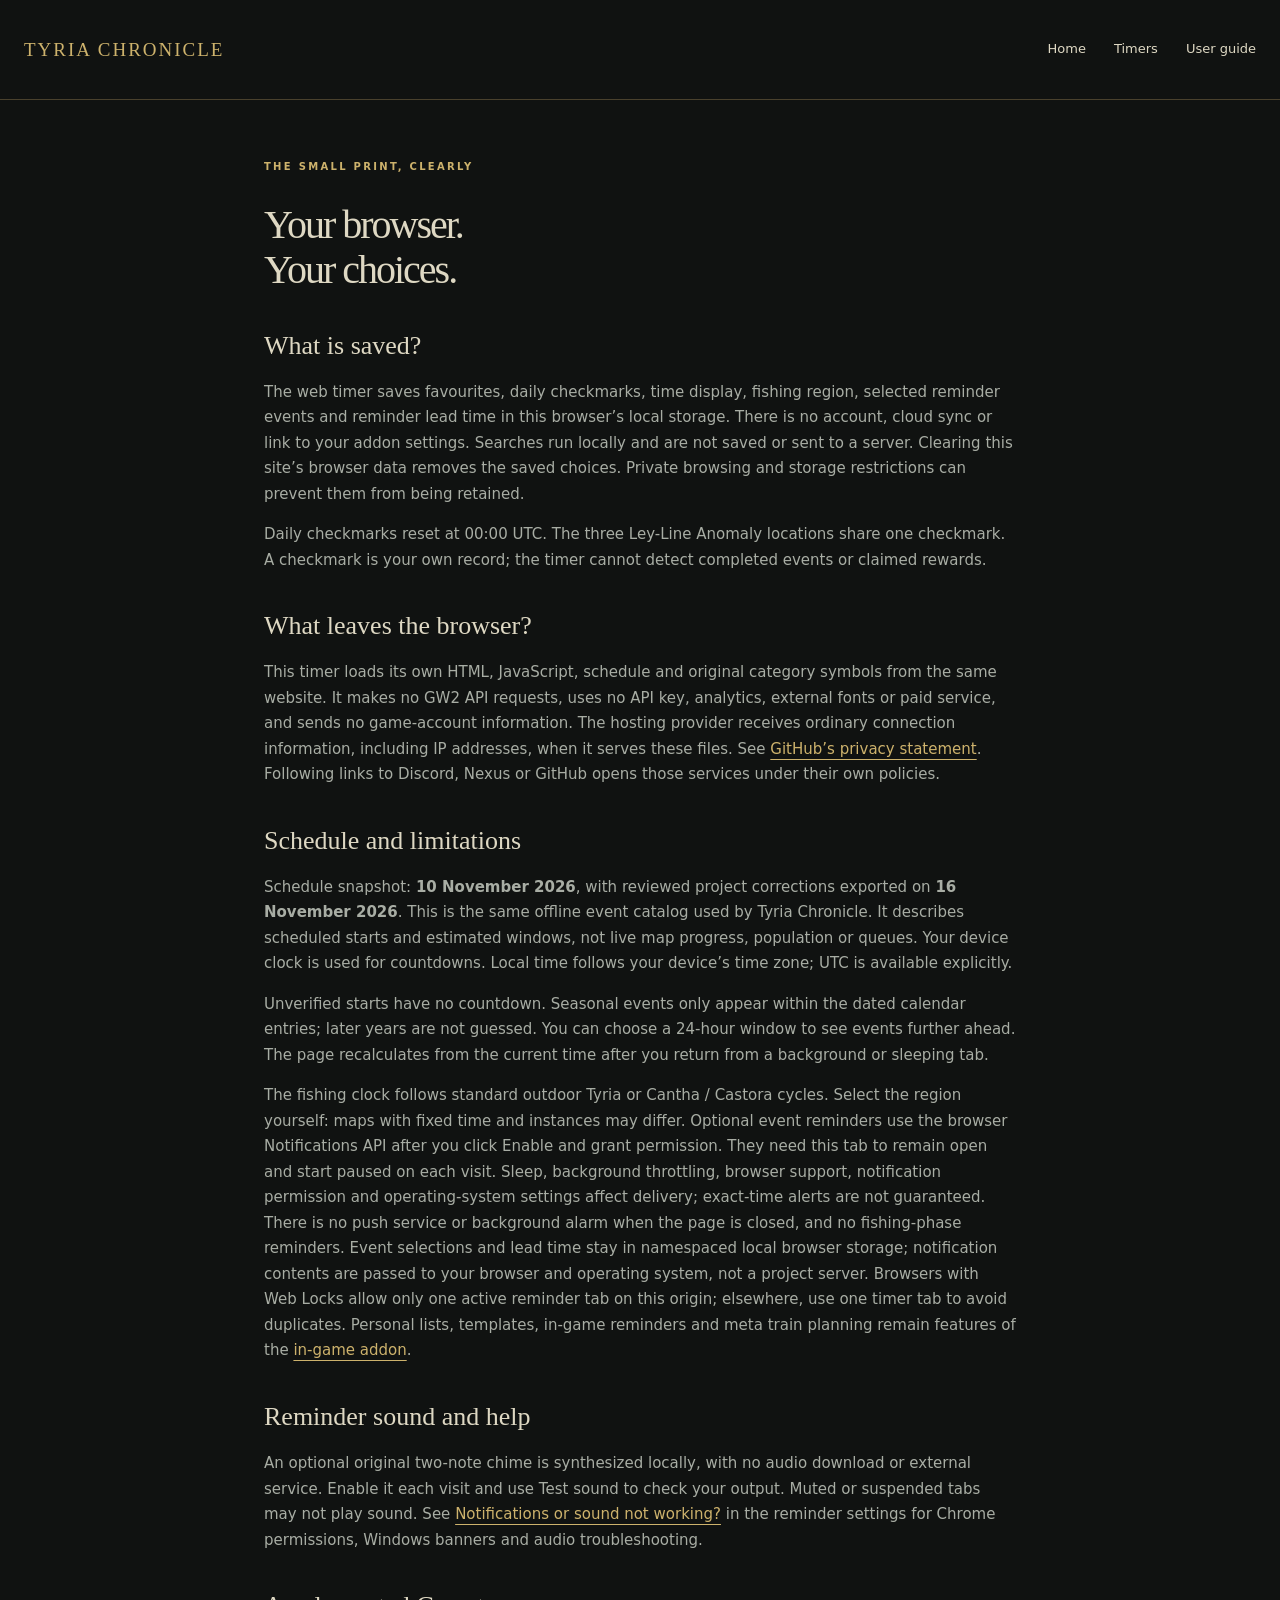
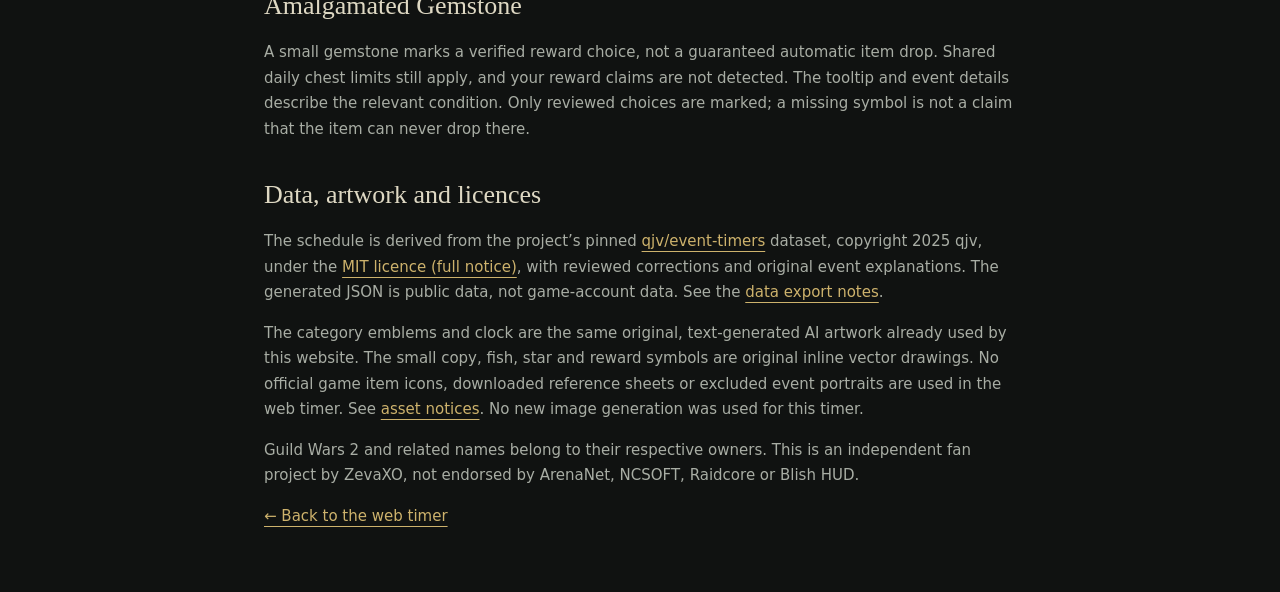
<file: timer-notices.html>
<!doctype html>
<html lang="en"><head><meta charset="utf-8"><meta name="viewport" content="width=device-width,initial-scale=1"><title>Web timer — schedule, privacy &amp; notices</title><link rel="icon" href="images/web-header-clock-v1.png"><link rel="stylesheet" href="styles.css"><style>main{max-width:800px;margin:auto;padding:48px 24px}main h1{font-size:40px}main h2{font-size:26px;margin-top:38px}main p,main li{font-size:15px;color:var(--muted)}main a{color:var(--gold)}header{padding:24px;flex-wrap:wrap}nav{flex-wrap:wrap}</style></head>
<body><header><a class="brand" href="index.html">TYRIA CHRONICLE</a><nav aria-label="Main navigation"><a href="index.html">Home</a><a href="timers.html">Timers</a><a href="guide.html">User guide</a></nav></header><main><p class="eyebrow">THE SMALL PRINT, CLEARLY</p><h1>Your browser.<br>Your choices.</h1>
<h2>What is saved?</h2><p>The web timer saves favourites, daily checkmarks, time display, fishing region, selected reminder events and reminder lead time in this browser’s local storage. There is no account, cloud sync or link to your addon settings. Searches run locally and are not saved or sent to a server. Clearing this site’s browser data removes the saved choices. Private browsing and storage restrictions can prevent them from being retained.</p><p>Daily checkmarks reset at 00:00 UTC. The three Ley-Line Anomaly locations share one checkmark. A checkmark is your own record; the timer cannot detect completed events or claimed rewards.</p>
<h2>What leaves the browser?</h2><p>This timer loads its own HTML, JavaScript, schedule and original category symbols from the same website. It makes no GW2 API requests, uses no API key, analytics, external fonts or paid service, and sends no game-account information. The hosting provider receives ordinary connection information, including IP addresses, when it serves these files. See <a href="https://docs.github.com/en/site-policy/privacy-policies/github-general-privacy-statement">GitHub’s privacy statement</a>. Following links to Discord, Nexus or GitHub opens those services under their own policies.</p>
<h2>Schedule and limitations</h2><p>Schedule snapshot: <strong>10 November 2026</strong>, with reviewed project corrections exported on <strong>16 November 2026</strong>. This is the same offline event catalog used by Tyria Chronicle. It describes scheduled starts and estimated windows, not live map progress, population or queues. Your device clock is used for countdowns. Local time follows your device’s time zone; UTC is available explicitly.</p><p>Unverified starts have no countdown. Seasonal events only appear within the dated calendar entries; later years are not guessed. You can choose a 24-hour window to see events further ahead. The page recalculates from the current time after you return from a background or sleeping tab.</p><p>The fishing clock follows standard outdoor Tyria or Cantha / Castora cycles. Select the region yourself: maps with fixed time and instances may differ. Optional event reminders use the browser Notifications API after you click Enable and grant permission. They need this tab to remain open and start paused on each visit. Sleep, background throttling, browser support, notification permission and operating-system settings affect delivery; exact-time alerts are not guaranteed. There is no push service or background alarm when the page is closed, and no fishing-phase reminders. Event selections and lead time stay in namespaced local browser storage; notification contents are passed to your browser and operating system, not a project server. Browsers with Web Locks allow only one active reminder tab on this origin; elsewhere, use one timer tab to avoid duplicates. Personal lists, templates, in-game reminders and meta train planning remain features of the <a href="index.html#download">in-game addon</a>.</p>
<h2>Reminder sound and help</h2><p>An optional original two-note chime is synthesized locally, with no audio download or external service. Enable it each visit and use Test sound to check your output. Muted or suspended tabs may not play sound. See <a href="timers.html#reminder-help">Notifications or sound not working?</a> in the reminder settings for Chrome permissions, Windows banners and audio troubleshooting.</p><h2>Amalgamated Gemstone</h2><p>A small gemstone marks a verified reward choice, not a guaranteed automatic item drop. Shared daily chest limits still apply, and your reward claims are not detected. The tooltip and event details describe the relevant condition. Only reviewed choices are marked; a missing symbol is not a claim that the item can never drop there.</p>
<h2>Data, artwork and licences</h2><p>The schedule is derived from the project’s pinned <a href="https://github.com/qjv/event-timers">qjv/event-timers</a> dataset, copyright 2025 qjv, under the <a href="licenses/qjv-schedule-data.txt">MIT licence (full notice)</a>, with reviewed corrections and original event explanations. The generated JSON is public data, not game-account data. See the <a href="timer-data/README.md">data export notes</a>.</p><p>The category emblems and clock are the same original, text-generated AI artwork already used by this website. The small copy, fish, star and reward symbols are original inline vector drawings. No official game item icons, downloaded reference sheets or excluded event portraits are used in the web timer. See <a href="ASSET-NOTICES.md">asset notices</a>. No new image generation was used for this timer.</p><p>Guild Wars 2 and related names belong to their respective owners. This is an independent fan project by ZevaXO, not endorsed by ArenaNet, NCSOFT, Raidcore or Blish HUD.</p><p><a href="timers.html">← Back to the web timer</a></p></main></body></html>
</file>
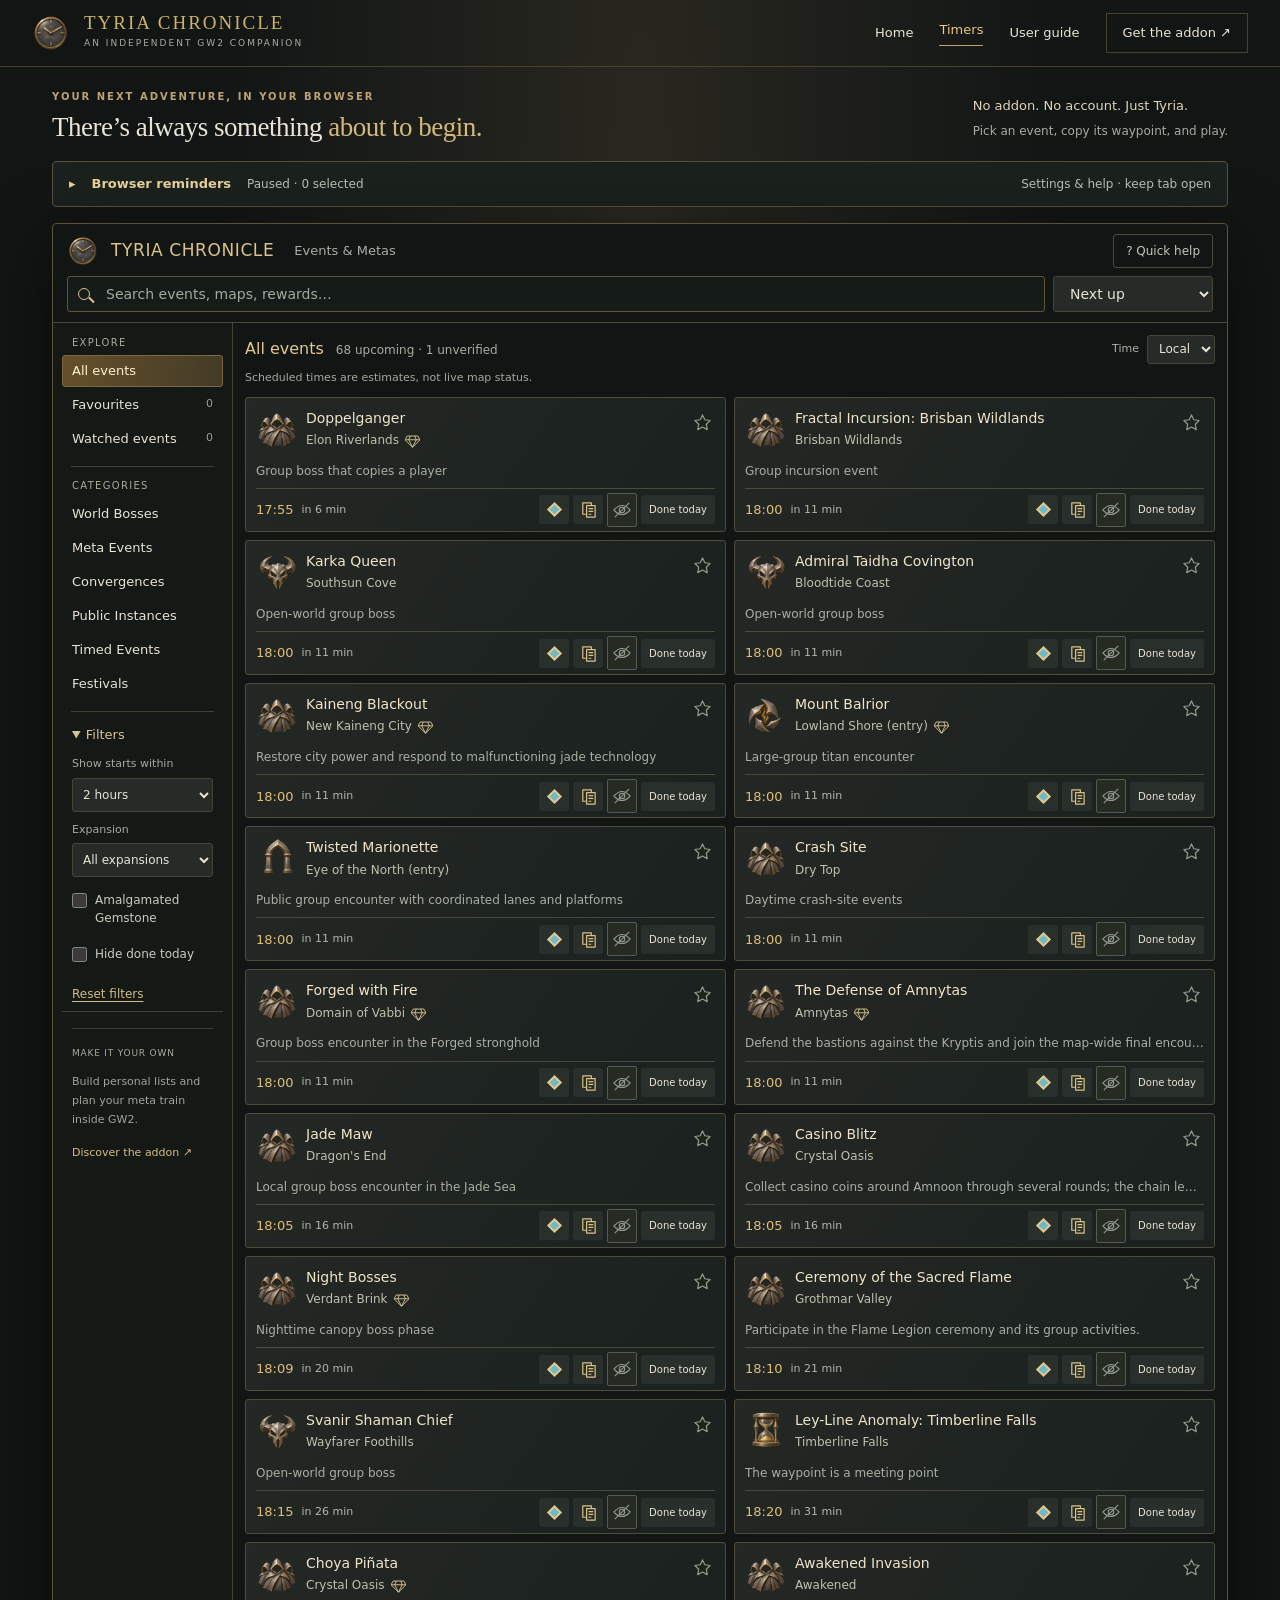
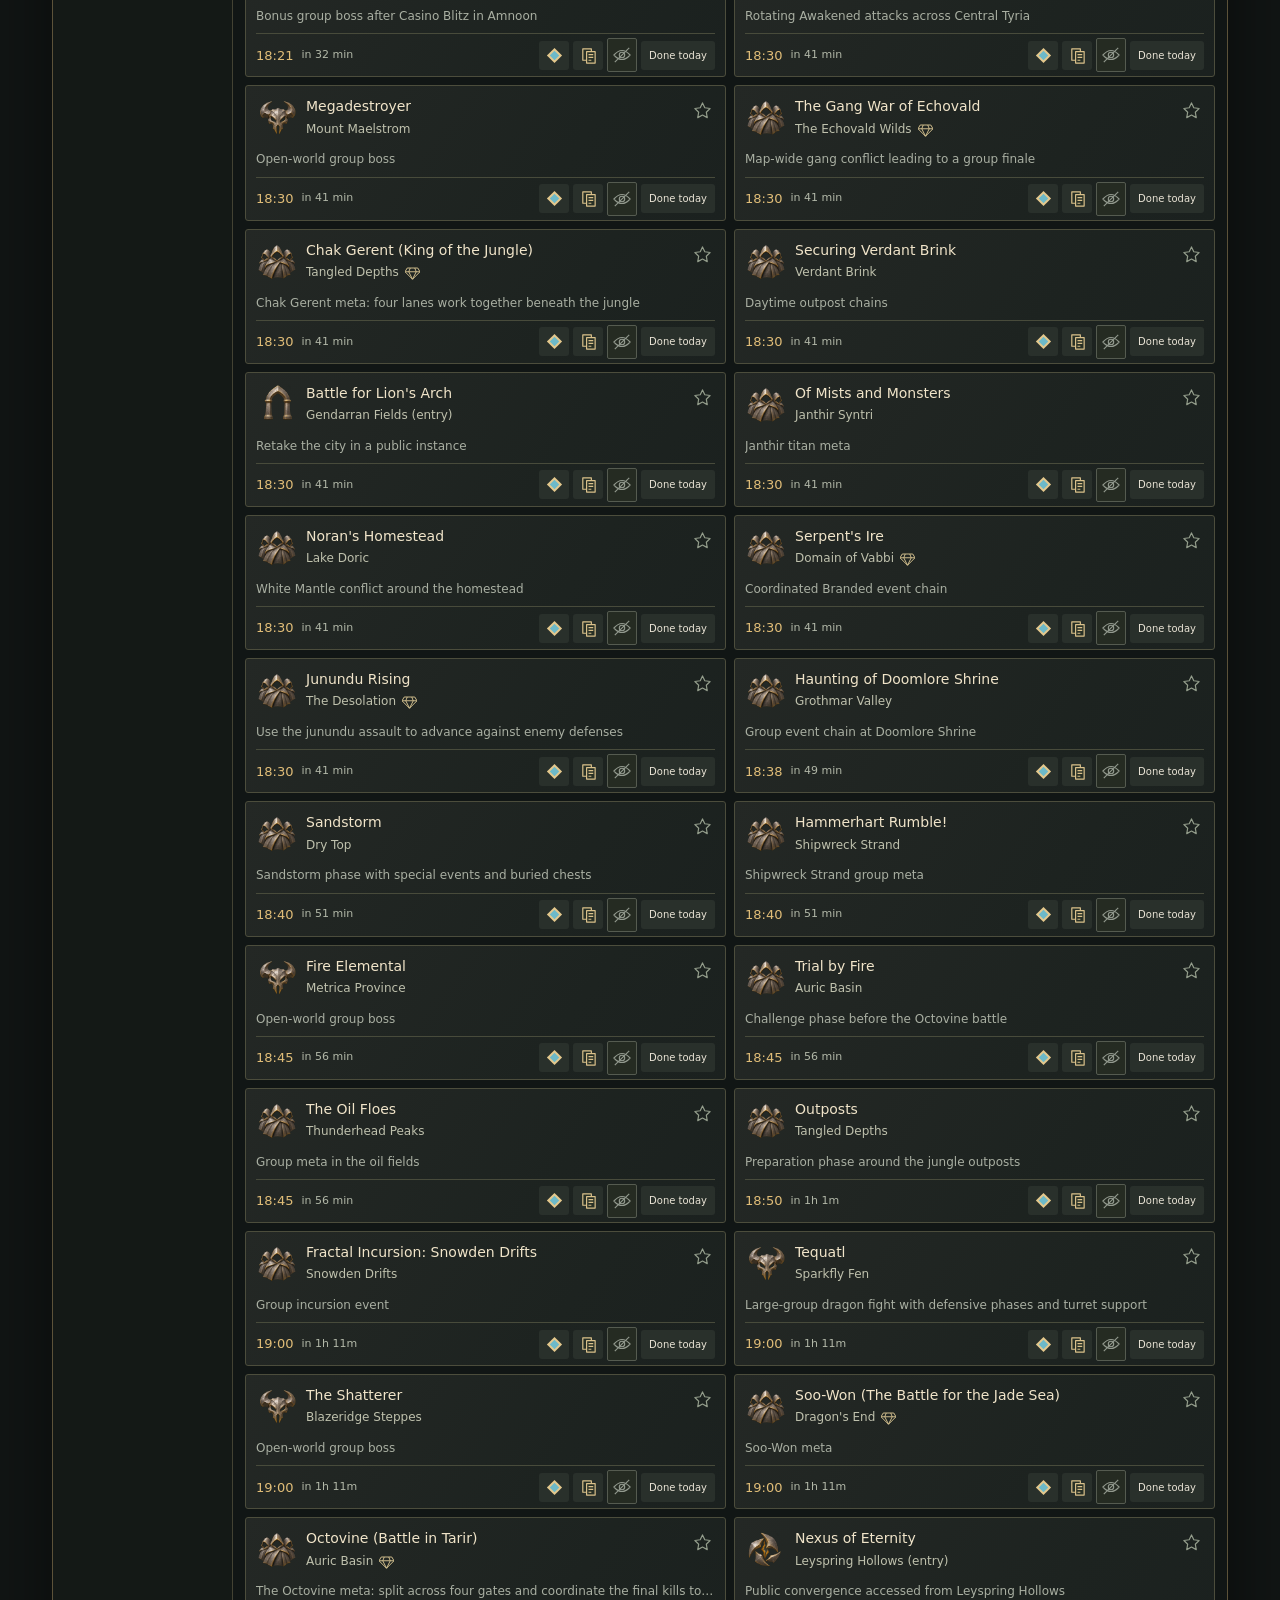
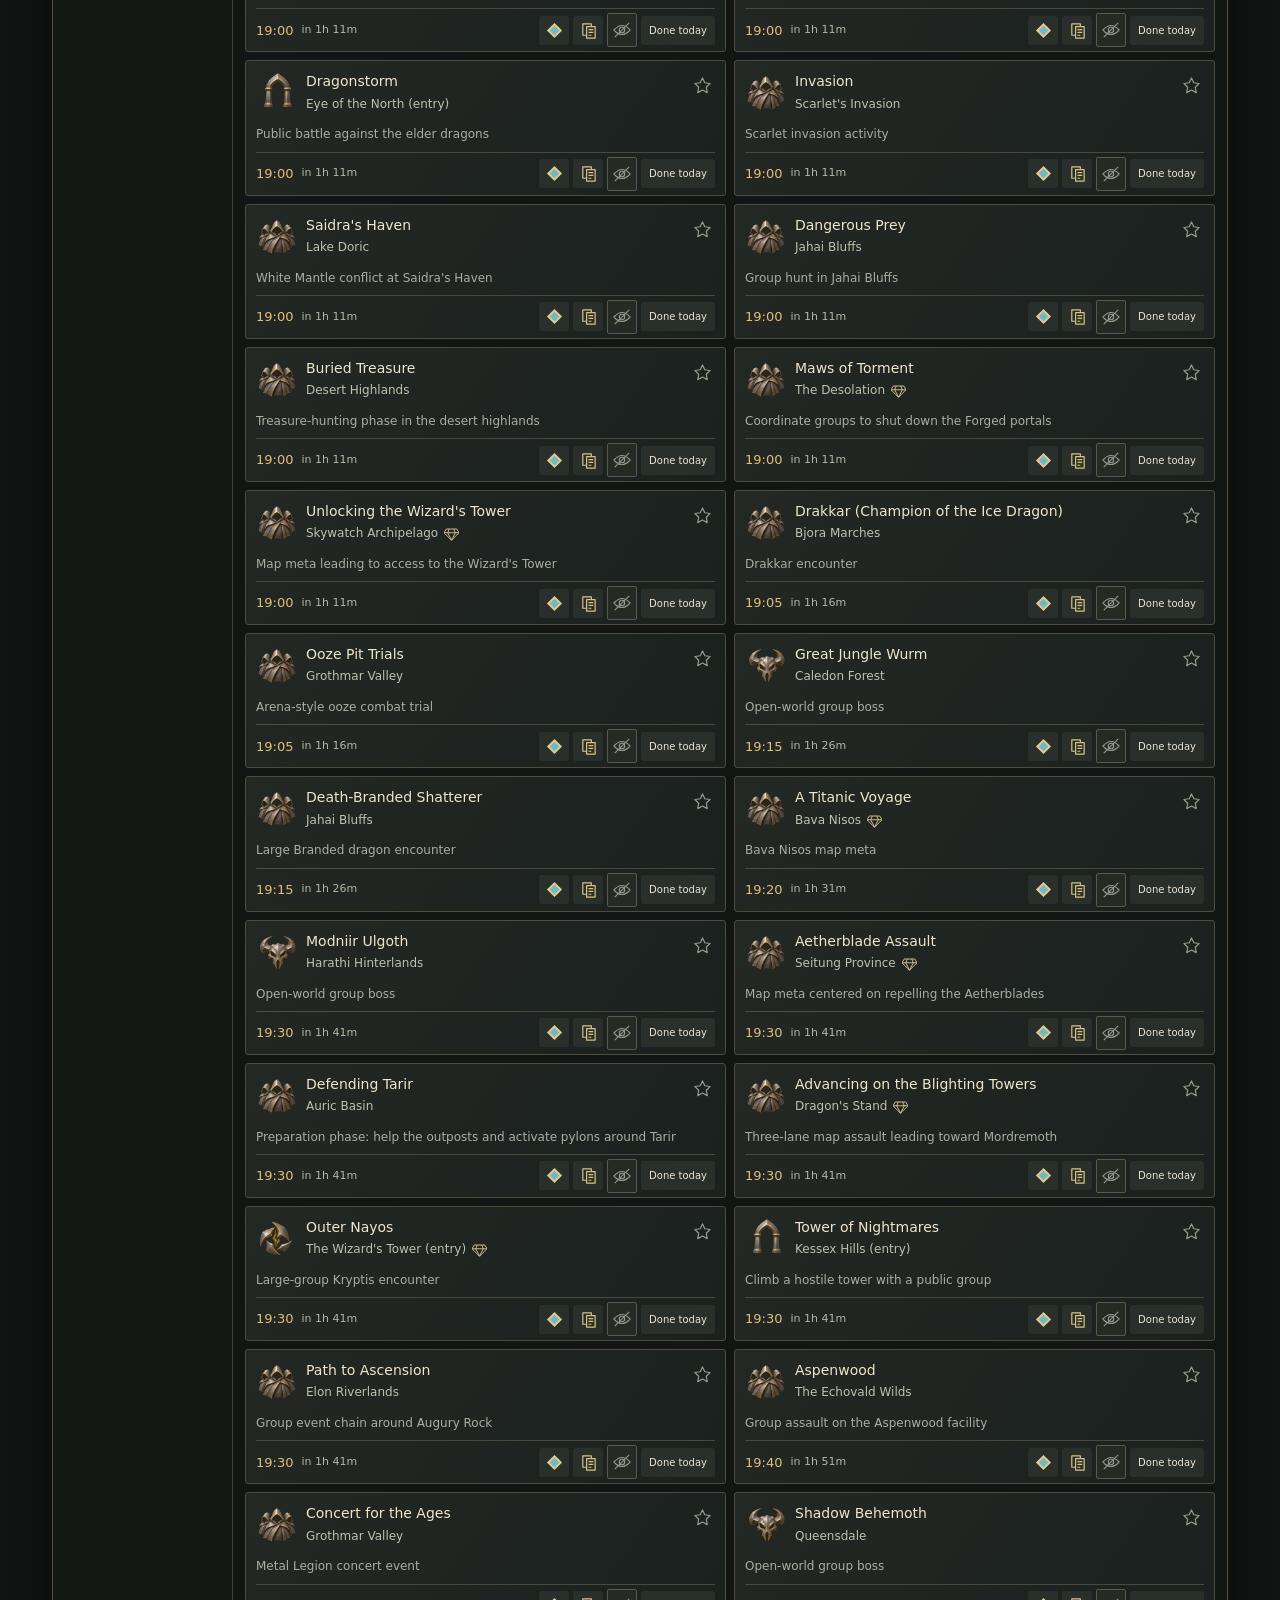
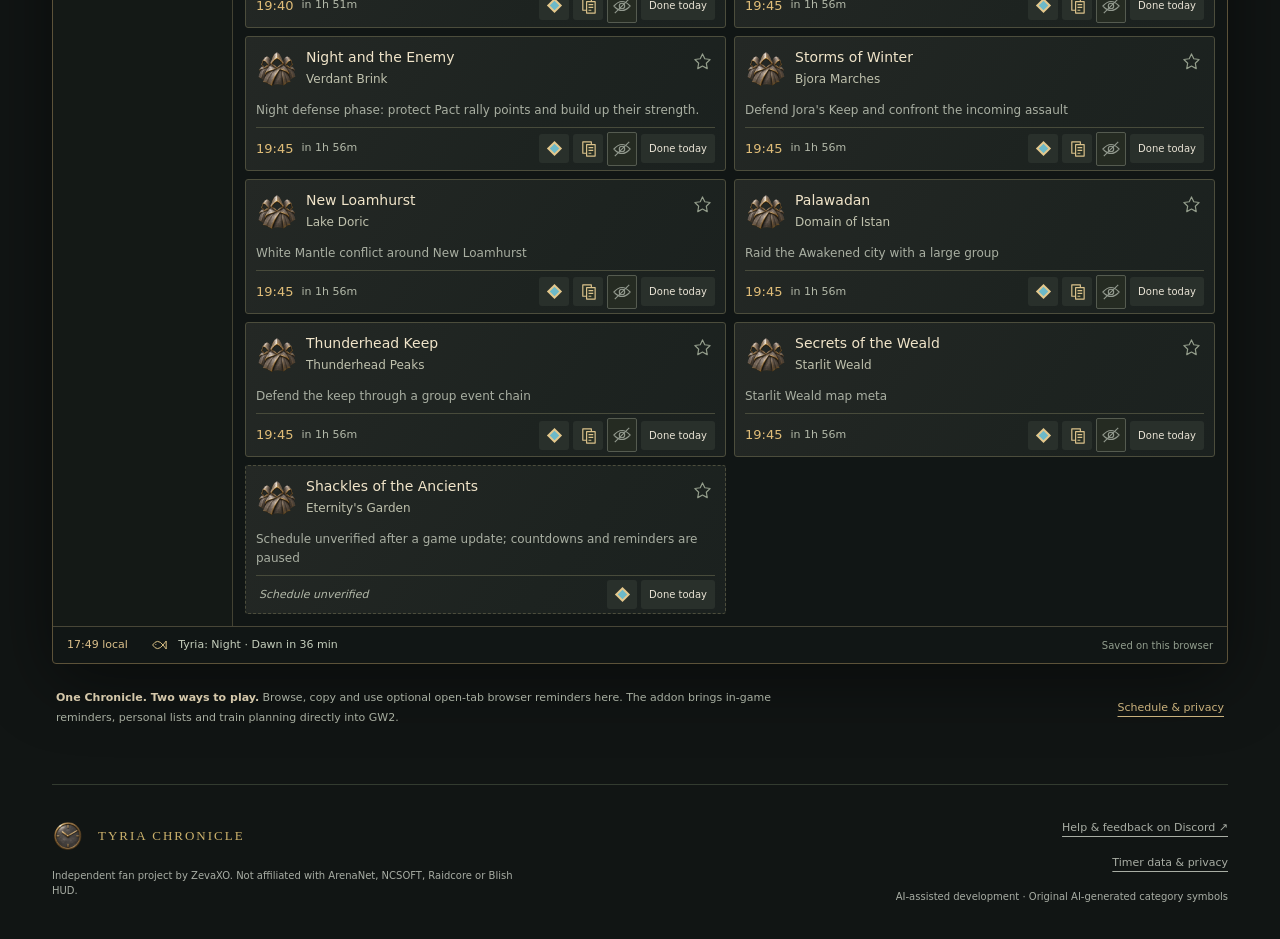
<file: timers.html>
<!doctype html>
<html lang="en">
<head>
  <meta charset="utf-8"><meta name="viewport" content="width=device-width,initial-scale=1">
  <meta name="theme-color" content="#141716">
  <meta name="description" content="Free Guild Wars 2 event timers in your browser. Find your next meta, copy a waypoint and keep track of today's events. No addon or API key needed.">
  <title>Web timer — Tyria Chronicle</title>
  <link rel="icon" href="images/web-header-clock-v1.png" type="image/png">
  <link rel="stylesheet" href="styles.css"><link rel="stylesheet" href="timer.css"><link rel="stylesheet" href="reminders.css">
  <script type="module" src="timer.mjs"></script>
</head>
<body class="timer-page">
  <a class="skip" href="#main">Skip to timer</a>
  <header><a class="brand" href="index.html"><img src="images/web-header-clock-v1.png" width="38" height="38" alt=""><span>TYRIA CHRONICLE<small>AN INDEPENDENT GW2 COMPANION</small></span></a><nav aria-label="Main navigation"><a href="index.html">Home</a><a href="timers.html" aria-current="page">Timers</a><a href="guide.html">User guide</a><a class="nav-download" href="index.html#download">Get the addon ↗</a></nav></header>
  <main id="main" class="timer-main">
    <div class="timer-intro"><div><p class="eyebrow">YOUR NEXT ADVENTURE, IN YOUR BROWSER</p><h1>There’s always something <em>about to begin.</em></h1></div><p>No addon. No account. Just Tyria.<br><span>Pick an event, copy its waypoint, and play.</span></p></div>
    <div id="storage-warning" class="timer-warning" role="status" hidden>Browser storage is unavailable. Your choices will only last while this page stays open.</div>
    <details class="web-reminders reminder-panel">
      <summary><strong>Browser reminders</strong><span id="reminder-compact-status">Paused</span><span class="reminder-summary-hint">Settings &amp; help · keep tab open</span></summary>
      <div><p>Use the eye on event cards, then enable notifications. Sleep, background throttling and system settings can delay or suppress alerts. Closed tabs cannot notify.</p></div>
      <div class="reminder-controls"><label for="reminder-lead">Minutes before<input id="reminder-lead" type="number" min="0" max="60" step="1" value="5" inputmode="numeric" disabled></label><button id="reminder-toggle" type="button" aria-pressed="false" disabled>Enable browser reminders</button><button id="reminder-test" type="button" disabled>Test notification</button></div>
      <div class="reminder-controls"><label><input id="reminder-sound" type="checkbox"> Reminder sound</label><button id="reminder-sound-test" type="button">Test sound</button><span>Optional gentle chime · unmute this tab · enable again each visit</span></div>
        <p id="reminder-status" role="status" aria-live="polite">Reminders start paused on every visit. Choices are saved only in this browser.</p>
      <details class="reminder-help" id="reminder-help">
        <summary>Notifications or sound not working?</summary>
        <p><strong>Closed or blocked Chrome’s permission panel?</strong> Click the site controls icon beside the address, then open <strong>Site settings → Notifications → Allow</strong>. Reload this page and enable browser reminders again. A quiet prompt may appear as a blocked-notification icon in the address bar. You do not need to allow pop-up windows.</p>
        <p><strong>Allowed, but no banner?</strong> On Windows, open <strong>Settings → System → Notifications → Google Chrome</strong> (or your browser). Check notifications and <strong>Show notification banners</strong>. Look in the notification centre too. Do not disturb / Focus and automatic rules for games or full-screen apps can hide banners. Choose the settings that suit you.</p>
        <p><strong>No sound?</strong> Enable <strong>Reminder sound</strong> and click <strong>Test sound</strong>. Check the tab/site is not muted, device volume and audio output. This chime is separate from Windows’ notification sound and needs enabling each visit.</p>
        <p><strong>Test works, but an event does not notify?</strong> Click the <strong>eye</strong> on that event and check reminders and lead time. <strong>Done today</strong> suppresses reminders until daily reset. Unverified schedules cannot notify. Keep the tab open and computer awake; suspended tabs may miss or delay alerts. Use one active reminder tab.</p>
        <p>Try a regular desktop Chrome or Edge window if an embedded or private browser does not work. “Test requested” cannot confirm that a banner appeared or sound was heard.</p>
        <p><a href="https://support.google.com/chrome/answer/3220216?hl=en">Chrome notification help</a> · <a href="https://support.microsoft.com/en-us/windows/experience/notifications-and-do-not-disturb-in-windows">Windows notification help</a></p>
      </details>
    </details>
      <div class="chronicle" aria-label="Tyria Chronicle web timer">
      <div class="chronicle-heading"><div class="chronicle-title"><img src="images/web-header-clock-v1.png" width="42" height="42" alt=""><strong>TYRIA CHRONICLE</strong><span>Events &amp; Metas</span></div><button id="quick-help" class="quiet-button" type="button">? Quick help</button></div>
      <div class="timer-toolbar"><label class="timer-search"><span class="search-symbol" aria-hidden="true"></span><span class="sr-only">Search events, maps or rewards</span><input id="event-search" type="search" placeholder="Search events, maps, rewards…" autocomplete="off" maxlength="160" disabled></label><label class="view-label"><span class="sr-only">Event view</span><select id="event-view" disabled><option value="next">Next up</option><option value="now">Scheduled now*</option><option value="all">All starts</option></select></label><button id="browse-toggle" type="button" aria-expanded="false" aria-controls="timer-sidebar">Browse &amp; filters</button></div>
      <div class="timer-body">
        <aside id="timer-sidebar" class="timer-sidebar" aria-label="Browse events">
          <p class="sidebar-label">EXPLORE</p><nav id="explore-nav" class="browse-nav" aria-label="Event collections"><button type="button" data-scope="all" aria-pressed="true">All events</button><button type="button" data-scope="favourites" aria-pressed="false">Favourites <span id="favourites-count">0</span></button><button type="button" data-scope="watched" aria-pressed="false">Watched events <span id="watched-count">0</span></button></nav>
          <div class="sidebar-divider"></div><p class="sidebar-label">CATEGORIES</p><nav id="category-nav" class="browse-nav" aria-label="Event categories"></nav>
          <div class="sidebar-divider"></div><details id="filter-details" open><summary>Filters</summary><div class="filter-fields"><label for="horizon">Show starts within</label><select id="horizon"><option value="60">1 hour</option><option value="120" selected>2 hours</option><option value="240">4 hours</option><option value="1440">24 hours</option></select><label for="expansion">Expansion</label><select id="expansion"><option value="">All expansions</option></select><label class="check-label"><input id="gemstone-only" type="checkbox"><span>Amalgamated Gemstone</span></label><label class="check-label"><input id="hide-done" type="checkbox"><span>Hide done today</span></label><button id="reset-filters" class="text-button" type="button">Reset filters</button></div></details>
          <div class="addon-link"><span class="sidebar-label">MAKE IT YOUR OWN</span><p>Build personal lists and plan your meta train inside GW2.</p><a href="index.html#download">Discover the addon ↗</a></div>
        </aside>
        <section class="timer-events" aria-label="Event results"><div class="results-heading"><div><h2 id="view-title">All events</h2><span id="result-count" role="status">Loading schedule…</span></div><label class="timezone-label"><span>Time</span><select id="timezone"><option value="local">Local</option><option value="utc">UTC</option></select></label></div><p id="view-note" class="view-note">Scheduled times are estimates, not live map status.</p><div id="events-grid" class="events-grid" aria-busy="true"></div><div id="empty-results" class="empty-results" hidden><span aria-hidden="true">◇</span><h3>No events in this view.</h3><p>Try another search, a longer time window, or different filters.</p><button id="clear-results" type="button">Show all events</button></div><div id="load-error" class="timer-warning" role="alert" hidden>The schedule could not be loaded. <button type="button" id="retry-load">Try again</button></div><noscript><p class="timer-warning">This timer needs JavaScript to calculate event times. The <a href="guide.html">user guide</a> is still available.</p></noscript></section>
      </div>
      <div class="timer-statusbar"><span id="current-clock">—</span><button id="fishing-open" class="fishing-button" type="button"><span aria-hidden="true">♧</span> <span id="fishing-status">Fishing clock</span></button><span class="browser-only">Saved on this browser</span></div>
    </div>
    <div class="timer-footnote"><p><strong>One Chronicle. Two ways to play.</strong> Browse, copy and use optional open-tab browser reminders here. The addon brings in-game reminders, personal lists and train planning directly into GW2.</p><a href="timer-notices.html">Schedule &amp; privacy</a></div>
  </main>
  <footer><div class="footer-brand"><a class="brand" href="index.html"><img src="images/web-header-clock-v1.png" width="32" height="32" alt=""><span>TYRIA CHRONICLE</span></a><p>Independent fan project by ZevaXO. Not affiliated with ArenaNet, NCSOFT, Raidcore or Blish HUD.</p></div><div class="footer-links"><a href="https://discord.gg/3gf8n2P9KS">Help &amp; feedback on Discord ↗</a><a href="timer-notices.html">Timer data &amp; privacy</a><small>AI-assisted development · Original AI-generated category symbols</small></div></footer>
  <dialog id="event-dialog" class="timer-dialog" aria-labelledby="event-title"><div class="dialog-header"><span id="event-category" class="eyebrow"></span><button type="button" class="icon-button close-dialog" aria-label="Close event details">×</button></div><h2 id="event-title"></h2><p id="event-map" class="muted"></p><p id="event-description"></p><div id="event-reward" class="reward-panel" hidden></div><div id="event-schedule" class="detail-schedule"></div><div id="event-actions" class="dialog-actions"></div><p class="dialog-note">Times follow the published schedule. The page does not know your map, instance or reward claims.</p></dialog>
  <dialog id="help-dialog" class="timer-dialog" aria-labelledby="help-title"><div class="dialog-header"><span class="eyebrow">A LITTLE HELP</span><button type="button" class="icon-button close-dialog" aria-label="Close quick help">×</button></div><h2 id="help-title">Find an event. Copy. Play.</h2><dl class="help-list"><dt>Waypoint diamond</dt><dd>Copies just the waypoint code. Paste it into GW2 chat.</dd><dt>Overlapping sheets</dt><dd>Copies the event name, xx:MM and waypoint, ready to share.</dd><dt>Star</dt><dd>Saves an event in Favourites on this browser.</dd><dt>Eye</dt><dd>Adds or removes an event in Watched events. Gold means watched; a crossed-out eye means off. This does not enable browser notifications by itself.</dd><dt>Watched events</dt><dd>Shows events you selected with the eye. Your choices remain here when browser reminders are paused. Search and time filters still apply.</dd><dt>Done today</dt><dd>Marks the event until 00:00 UTC. Click again to undo. Ley-Line locations share one daily checkmark.</dd><dt>Click the event name</dt><dd>Read the full description and reward information.</dd></dl><p class="dialog-note">Use the eye on event cards, set a lead time and enable optional browser reminders using the panel above. Permission is requested only when you click Enable. Keep the tab open; sleeping or suspended tabs may miss alerts. New visits start paused. Done today suppresses the selected event until reset. Personal lists, templates and train planning are available in the <a href="index.html#download">in-game addon</a>. Browser choices do not sync with it.</p><button type="button" class="close-dialog">Got it</button></dialog>
  <dialog id="fishing-dialog" class="timer-dialog" aria-labelledby="fishing-title"><div class="dialog-header"><span class="eyebrow">A MOMENT TO FISH</span><button type="button" class="icon-button close-dialog" aria-label="Close fishing clock">×</button></div><h2 id="fishing-title">Follow the light.</h2><label class="fishing-region" for="fishing-region">Map region<select id="fishing-region"><option value="0">Tyria</option><option value="1">Cantha / Castora</option></select></label><div id="fishing-current" class="fishing-current"></div><div id="fishing-timeline" class="fishing-timeline"></div><div class="help-block"><strong>Dawn &amp; dusk last 5 minutes.</strong><p>Day and night fish can also be caught during those transitions.</p></div><p class="dialog-note">Choose the region yourself. Fixed-time maps and instances may differ from this standard outdoor clock. No live map detection. Browser reminders currently cover events only, not fishing phases.</p></dialog>
  <dialog id="copy-dialog" class="timer-dialog" aria-labelledby="copy-title"><div class="dialog-header"><span class="eyebrow">COPY FOR GAME CHAT</span><button type="button" class="icon-button close-dialog" aria-label="Close manual copy">×</button></div><h2 id="copy-title">Copy this text manually.</h2><p>Your browser did not allow clipboard access. Select the text and use Copy or Ctrl+C.</p><label for="manual-copy" class="sr-only">Text to copy</label><textarea id="manual-copy" readonly rows="4"></textarea><button type="button" class="close-dialog">Close</button></dialog>
  <div id="copy-status" class="copy-status" role="status" aria-live="polite" hidden></div>
</body></html>
</file>
<file: styles.css>
:root{color-scheme:dark;--bg:#151410;--panel:#1e1c16;--line:#413b2b;--gold:#cfb477;--text:#e9dfca;--muted:#b9b29f;--green:#adc28c}*{box-sizing:border-box}html{scroll-behavior:smooth;scroll-padding-top:100px}body{margin:0;background:var(--bg);color:var(--text);font:16px/1.7 system-ui,sans-serif}a{color:inherit;text-underline-offset:5px}a:hover{color:var(--gold)}button,input{font:inherit}a:focus-visible,button:focus-visible,input:focus-visible,summary:focus-visible{outline:3px solid var(--green);outline-offset:5px}.skip{position:absolute;top:-100px;background:var(--bg);z-index:20;padding:12px}.skip:focus{top:0}header{min-height:100px;max-width:1320px;margin:auto;padding:24px 5%;display:flex;align-items:center;justify-content:space-between;border-bottom:1px solid var(--line);gap:25px}.brand{display:flex;align-items:center;gap:14px;text-decoration:none;color:var(--gold);letter-spacing:2px;font:19px Georgia,serif}.brand small{display:block;font:9px/2.2 system-ui,sans-serif;letter-spacing:2px;color:var(--muted)}nav{display:flex;gap:28px;align-items:center;font-size:13px}nav a{text-decoration:none}.nav-download{border:1px solid var(--line);padding:9px 16px}main>section{max-width:1200px;margin:auto;padding:95px 40px}.hero{display:grid;grid-template-columns:1.12fr 1fr;align-items:center;min-height:600px;overflow:hidden;padding-top:80px;padding-bottom:80px}.eyebrow,.number{font-size:10px;font-weight:600;letter-spacing:2.3px;color:var(--gold)}.dot{display:inline-block;width:6px;height:6px;background:var(--green);border-radius:50%;margin-right:7px;vertical-align:middle}h1,h2,h3{font-family:Georgia,'Times New Roman',serif;font-weight:400;line-height:1.12}h1{font-size:clamp(44px,4.7vw,68px);letter-spacing:-2px;margin:28px 0}h1 em{font-weight:400;color:var(--gold)}h2{font-size:clamp(32px,3.2vw,45px);margin:20px 0}h3{font-size:26px}.intro{font-size:17px;max-width:470px;color:var(--muted)}.actions{display:flex;gap:26px;align-items:center;flex-wrap:wrap;margin:30px 0 16px}.button{display:inline-block;text-decoration:none;background:var(--gold);color:#1b1810;padding:13px 23px;font-weight:600;font-size:13px;border:1px solid var(--gold)}.button:hover{background:#e4cd98;color:#17140e}.button span{padding-left:22px}.text-link{font-size:13px}.fine{font-size:11px;color:var(--muted)}.hero-art{height:420px;position:relative;background:radial-gradient(ellipse at 50% 40%,#6a5e2d30,transparent 65%);isolation:isolate}.orbit{position:absolute;border:1px solid #b69b4c40;border-radius:50%;left:50%;top:43%;transform:translate(-50%,-50%)}.o1{width:320px;height:320px}.o2{width:282px;height:282px;border-style:dashed}.o3{width:360px;height:360px;border-color:#b69b4c15}.north{position:absolute;left:49%;top:0;color:var(--gold);font:12px Georgia}.clock{position:absolute;width:190px;height:190px;border:1px solid var(--gold);border-radius:50%;left:50%;top:43%;transform:translate(-50%,-50%);background:repeating-conic-gradient(from 0deg,#c4aa6233 0deg 1deg,transparent 1deg 30deg);box-shadow:0 0 80px #baa15c0c}.clock:after{content:'';position:absolute;inset:14px;border:1px solid #cfb47740;border-radius:50%}.clock i,.clock b{position:absolute;left:50%;bottom:50%;width:2px;background:var(--gold);transform-origin:bottom}.clock i{height:65px;transform:rotate(35deg)}.clock b{height:43px;transform:rotate(115deg)}.clock span{position:absolute;top:65%;left:43%;font:13px Georgia;color:var(--gold)}.mountains{position:absolute;bottom:12%;width:125%;height:180px;left:-10%;clip-path:polygon(0 85%,13% 42%,22% 63%,38% 8%,48% 39%,56% 24%,73% 69%,85% 42%,100% 90%,100% 100%,0 100%);background:#41433480}.mountains.front{bottom:0;height:155px;background:#202720;transform:scaleX(-1)}.art-caption{position:absolute;bottom:-15px;left:16%;font-size:8px;letter-spacing:3px;color:var(--muted)}.release-strip{max-width:1120px;margin:auto;display:flex;gap:25px;align-items:center;border-block:1px solid var(--line);padding:16px 0;font-size:12px}.release-strip>span{color:var(--green);font-size:10px;letter-spacing:1px}.release-strip strong{margin-left:10px;color:var(--text)}.release-strip p{flex:1;color:var(--muted)}.section-heading{max-width:580px;margin-bottom:45px}.section-heading>p:last-child,.identity p,.community p{color:var(--muted)}.feature-grid{display:grid;grid-template-columns:repeat(2,1fr);gap:16px}.feature{display:block;text-decoration:none;background:linear-gradient(120deg,#242119,#1b1a15);border:1px solid var(--line);padding:32px 35px}.feature:hover{border-color:var(--gold);color:var(--text)}.feature p{color:var(--muted);max-width:440px;font-size:14px}.feature h3{margin:22px 0 15px}.read{font-size:12px;color:var(--gold);display:block;margin-top:27px}.wide{grid-column:1/-1}.wide p{max-width:700px}.identity{display:grid;grid-template-columns:1fr 1fr;gap:60px;border-block:1px solid var(--line);align-items:center}.identity figure{margin:0;padding:30px 15px;background:#1d1b16;border:1px solid var(--line);text-align:center}.identity img{max-width:100%;height:auto}.identity figcaption{font-size:10px;color:var(--muted);margin-top:18px}.download{text-align:center;background:radial-gradient(ellipse at center,#61512b22,transparent 70%)}.download .actions{justify-content:center}.download>p{color:var(--muted)}.download>a{font-size:12px}.community{display:flex;justify-content:space-between;align-items:center;gap:25px;border-top:1px solid var(--line)}.community h2{font-size:32px}.secondary{background:transparent;color:var(--gold)}footer{padding:40px 5%;border-top:1px solid var(--line);display:flex;gap:40px;align-items:start;font-size:11px;color:var(--muted)}footer>span{min-width:180px;color:var(--gold);letter-spacing:1px}footer small{display:block}footer p{max-width:550px;margin:0}footer>a{margin-left:auto;white-space:nowrap}.guide-layout{max-width:1200px;margin:auto;display:grid;grid-template-columns:230px 1fr;gap:60px;padding:50px 40px 90px}.sidebar{position:sticky;top:25px;align-self:start}.sidebar label{font-size:11px;color:var(--gold);letter-spacing:1px}input{width:100%;background:#242117;color:var(--text);border:1px solid #6b6042;padding:10px;margin:10px 0 18px}.sidebar nav{display:flex;flex-direction:column;gap:3px;align-items:stretch}.sidebar nav a{padding:7px 12px;border-left:1px solid var(--line);color:var(--muted)}.sidebar nav a:hover,.sidebar nav a.active{border-color:var(--gold);color:var(--gold);background:#cfb47709}.guide-content{min-width:0}.guide-content h1{font-size:49px}.guide-content article{padding:30px 0 50px;border-bottom:1px solid var(--line);scroll-margin-top:25px}.guide-content article h2{font-size:34px}.guide-content h3{font-size:24px;margin-top:35px}.guide-content p,.guide-content li{color:var(--muted)}.guide-content li{padding:5px 0}.guide-content strong{color:var(--text)}.note{padding:18px 22px;border-left:2px solid var(--gold);background:#cfb47709;font-size:14px}.source{font-size:11px}.source a{color:var(--gold)}kbd,code{font-size:12px;background:#2b281f;padding:3px 6px;color:var(--text);overflow-wrap:anywhere}details{border-bottom:1px solid var(--line);padding:16px 0}summary{cursor:pointer;color:var(--text)}.version{color:var(--gold);font-size:12px}.changelog-entry{padding:15px 0}.changelog-entry h3{margin:10px 0}#search-status{font-size:12px;color:var(--green)}[hidden]{display:none!important}@media(max-width:760px){header{flex-direction:column;align-items:start;padding:22px}nav{gap:18px;flex-wrap:wrap}.brand{font-size:17px}.hero{grid-template-columns:1fr;padding:55px 24px;min-height:auto}.hero-art{height:330px;margin-top:35px}.hero h1{font-size:47px}main>section{padding:60px 24px}.release-strip{margin:0 24px;flex-wrap:wrap;gap:5px 15px;padding:20px 0}.release-strip p{flex-basis:100%;margin:5px 0}.feature-grid{grid-template-columns:1fr}.feature{padding:28px}.identity{grid-template-columns:1fr;gap:25px}.community{align-items:start;flex-direction:column}footer{flex-direction:column;gap:20px}footer>a{margin:0}.guide-layout{grid-template-columns:1fr;gap:20px;padding:30px 24px}.sidebar{position:static}.sidebar nav{flex-direction:row;flex-wrap:wrap;gap:8px}.sidebar nav a{border:1px solid var(--line);padding:5px 9px}.guide-content h1{font-size:40px}}@media(prefers-reduced-motion:reduce){html{scroll-behavior:auto}}@media print{header,.sidebar,footer,.actions{display:none}.guide-layout{display:block}body{background:white;color:black}.guide-content p,.guide-content li{color:#222}article{break-inside:avoid}}
.footer-brand{max-width:530px}.footer-brand .brand{font-size:16px}.footer-brand p{margin-top:16px}.footer-links{margin-left:auto;display:flex;flex-direction:column;align-items:flex-end;gap:18px}.footer-links>span{padding:5px 15px;border:1px solid var(--line)}.footer-links nav{gap:18px;font-size:11px}.footer-links small{font-size:10px}@media(max-width:760px){.footer-links{margin-left:0;align-items:flex-start}.footer-links nav{gap:16px}}

/* Comfortable touch targets and narrow-screen reading. */
@media(max-width:760px){header nav{width:100%;gap:6px 16px}header nav a{display:inline-flex;align-items:center;min-height:44px}.sidebar nav a{display:inline-flex;align-items:center;min-height:44px}.footer-links nav a{display:inline-flex;align-items:center;min-height:44px}.feature-grid,.hero-copy,.identity>div,.footer-brand,.footer-links{min-width:0}.footer-links nav{flex-wrap:wrap}.guide-content{overflow-wrap:anywhere}summary{padding:7px 0;min-height:44px}input{font-size:16px}.hero h1{font-size:clamp(36px,11vw,47px)}.hero-art{overflow:hidden}.actions{gap:18px}.button{text-align:center;min-height:46px}}


/* Visual alignment with the app's dark panels and aged-metal symbols. */
:root{--bg:#101211;--panel:#1c1f1d;--line:#49412f;--gold:#cdb26c;--text:#ded8c3;--muted:#a8ada4;--green:#b2be98}header{border-color:#4a412d}.brand img{object-fit:contain}.feature{background:linear-gradient(135deg,#232622,#191c19);border-color:#49412f}.feature:hover{background:#262922}.product-hero{display:flex;flex-direction:column;align-items:center;justify-content:center;height:440px;background:radial-gradient(ellipse,#8d754326,transparent 68%);overflow:visible}.hero-clock{width:min(310px,90%);height:auto;filter:drop-shadow(0 20px 28px #0006)}.product-hero .art-caption{position:static;font-size:8px;letter-spacing:2px;margin:20px 0}.hero-symbols{display:flex;gap:28px}.category-symbol{display:inline-block;width:70px;height:70px;background-image:url('images/web-category-metal-v1.png');background-size:300% 200%;background-repeat:no-repeat;flex-shrink:0}.boss{background-position:0 0}.meta{background-position:50% 0}.rift{background-position:100% 0}.arch{background-position:0 100%}.timed{background-position:50% 100%}.festival{background-position:100% 100%}main>.category-band{padding:30px 25px;border-block:1px solid var(--line);display:grid;grid-template-columns:repeat(6,1fr);gap:10px}.category-band>div{display:flex;flex-direction:column;align-items:center;gap:10px;font-size:11px;color:var(--muted);text-align:center}.category-band .category-symbol{width:75px;height:75px}.product-intro{grid-template-columns:.7fr 1.3fr;gap:35px}.identity .app-shot,.app-shot{margin:24px 0;padding:0;background:#151814;border:1px solid var(--line);overflow:hidden}.app-shot>a{display:block}.app-shot img{display:block;width:100%;height:auto}.app-shot figcaption,.identity .app-shot figcaption{font:11px/1.6 system-ui,sans-serif;letter-spacing:.1px;text-align:left;padding:12px 16px;margin:0;color:var(--muted);border-top:1px solid var(--line)}.app-shot figcaption a{margin-left:8px;color:var(--gold)}.preview-label{display:inline-block;padding:5px 12px;color:var(--gold)!important;border:1px solid var(--line);font-size:11px}.screens-grid{display:grid;grid-template-columns:1fr 1fr;gap:24px;align-items:start}.screens-grid .app-shot{margin:0}.screens-grid .landscape{grid-column:1/-1}.screenshot-gallery .section-heading{max-width:620px}.settings-shot{max-width:430px}.guide-content .app-shot{max-width:760px}.guide-content .settings-shot{max-width:430px}.download{background:radial-gradient(ellipse,#70552225,transparent 70%)}@media(max-width:760px){main>.category-band{grid-template-columns:repeat(3,1fr);padding:25px 18px;gap:25px 8px}.category-band .category-symbol{width:64px;height:64px}.product-hero{height:auto;margin:35px 0 0;padding:20px 0}.hero-clock{width:210px}.product-intro{grid-template-columns:1fr}.screens-grid{grid-template-columns:1fr}.screens-grid .landscape{grid-column:auto}.hero-symbols .category-symbol{width:54px;height:54px}.app-shot figcaption a{display:inline-block;min-height:32px}.product-intro .app-shot{margin:0}}

.train-planning{display:grid;grid-template-columns:1.05fr .95fr;gap:60px;align-items:center;border-bottom:1px solid var(--line)}.train-planning p,.train-planning li{color:var(--muted)}.train-planning ul{padding-left:20px}.train-planning li{margin:18px 0;font-size:14px}.train-planning strong{color:var(--text)}.train-planning .train-shot{max-width:470px}.train-planning h2{font-size:clamp(38px,4vw,54px)}.guide-content .train-shot{max-width:560px}@media(max-width:760px){.train-planning{grid-template-columns:1fr;gap:24px}.train-planning .train-shot{max-width:100%}}

.release-alert{margin:24px auto;padding:22px 26px;max-width:1120px;background:#352817;border:1px solid #a88a4e;border-left:4px solid #d3ac57}.release-alert h2{font:600 18px/1.5 system-ui,sans-serif;margin:0 0 8px;color:#f1d89c}.release-alert p{font-size:14px;margin:8px 0}.release-alert a{font-size:12px;color:var(--gold)}.guide-content .release-alert{margin:0 0 24px}.changelog-entry details>div{padding:14px 0}@media(max-width:760px){main>.release-alert{margin:20px 24px;padding:18px}.release-alert h2{font-size:17px}}


.web-companion{border-block:1px solid var(--line);background:#19201b}.web-companion h2{font-size:clamp(30px,4vw,45px);line-height:1.2}.web-companion p{max-width:760px;color:var(--muted)}.web-companion a{color:var(--gold)}
</file>
<file: timer.css>
.timer-page{background:radial-gradient(ellipse at 50% 6%,#292820 0,transparent 47%),#111514;color:#e9e3d5;line-height:1.5}
.timer-page header{max-width:1320px;min-height:88px;padding:20px 32px}.timer-page header nav{gap:26px}.timer-page header nav [aria-current]{color:#e7c782;border-bottom:1px solid #bfa269;padding-bottom:6px}
.timer-main{max-width:1240px;margin:auto;padding:48px 32px 28px}.timer-intro{display:flex;justify-content:space-between;align-items:end;gap:32px;margin-bottom:30px}.timer-intro .eyebrow{margin:0 0 12px;color:#bda273;letter-spacing:2px}.timer-intro h1{font:normal 32px/1.2 Georgia,serif;letter-spacing:-.5px;margin:0;max-width:620px}.timer-intro h1 em{font-style:normal;color:#d3b97f}.timer-intro>p{font-size:13px;color:#e0d4bb;margin:0;line-height:1.9;white-space:nowrap}.timer-intro>p span{color:#a9aaa2;font-size:12px}
.chronicle{background:#111615;border:1px solid #5c5239;box-shadow:0 16px 70px #0007;border-radius:4px;overflow:hidden}.chronicle-heading{padding:18px 20px 12px;display:flex;align-items:center;justify-content:space-between;gap:14px}.chronicle-title{display:flex;align-items:center;gap:12px;min-width:0}.chronicle-title strong{font-size:19px;font-weight:500;color:#dcc28a;letter-spacing:.6px}.chronicle-title>span{font-size:13px;color:#aaada6;margin-left:8px}
.timer-page button,.timer-page select,.timer-page input,.timer-page textarea{font-family:inherit;font-size:14px}.timer-page button,.timer-page select{background:#262b27;border:1px solid #454735;border-radius:3px;color:#e9e3d5;min-height:34px;padding:6px 12px}.timer-page button{cursor:pointer}.timer-page button:hover{background:#373b30;border-color:#9b8356}.timer-page button:disabled{opacity:.5;cursor:default}.timer-page button:focus-visible,.timer-page select:focus-visible,.timer-page input:focus-visible,.timer-page textarea:focus-visible{outline:2px solid #e8ca87;outline-offset:3px}.timer-page [hidden]{display:none!important}.timer-page .quiet-button{background:transparent;color:#c8c5b7;border-color:#494939;font-size:12px;white-space:nowrap}.timer-page .text-button{background:none;border:none;padding:4px 0;color:#d1bb87;font-size:12px;text-align:left;text-decoration:underline;text-underline-offset:3px}
.timer-toolbar{padding:0 20px 16px;display:flex;gap:12px;border-bottom:1px solid #484637}.timer-search{display:flex;align-items:center;gap:12px;flex:1;border:1px solid #625334;border-radius:3px;background:#151b19;padding:0 14px;min-width:0}.timer-search:focus-within{border-color:#d5b879;box-shadow:0 0 0 1px #d5b879}.timer-search input{width:100%;background:none;border:0!important;outline:none!important;min-height:42px;color:#f3e9d3}.timer-search input::placeholder{color:#a5a99d}.search-symbol{border:1.7px solid #ddc28d;border-radius:50%;width:12px;height:12px;position:relative;flex-shrink:0;margin-right:4px}.search-symbol:after{content:'';position:absolute;width:7px;height:2px;background:#ddc28d;transform:rotate(45deg);left:9px;top:10px}.view-label{display:flex}.view-label select{min-width:148px}#browse-toggle{display:none}
.timer-body{display:grid;grid-template-columns:216px minmax(0,1fr);min-height:680px}.timer-sidebar{padding:20px 14px 16px;border-right:1px solid #434233;background:#141916}.sidebar-label{color:#a8aa9c;font-size:10px;letter-spacing:1.3px;margin:0 10px 10px}.browse-nav{display:grid;gap:4px!important}.browse-nav button{font-size:13px;text-align:left;min-height:37px;border:1px solid transparent;background:transparent;padding:8px 10px;display:flex;justify-content:space-between;align-items:center;gap:8px}.browse-nav button[aria-pressed=true]{background:linear-gradient(100deg,#65502a,#433b27);border-color:#7b6740;color:#fff1d0}.browse-nav button span{color:#9c9d90;font-size:11px}.browse-nav button[aria-pressed=true] span{color:#e4ce9d}.sidebar-divider{height:1px;background:#414132;margin:18px 10px}.timer-sidebar details{padding:0 10px}.timer-sidebar summary{font-size:13px;color:#d8c394;cursor:pointer;padding:2px 0 12px}.filter-fields{display:grid;gap:10px}.filter-fields>label:not(.check-label){font-size:11px;color:#a6aa9e;margin-bottom:-5px}.filter-fields select{width:100%;padding:6px;font-size:12px;min-width:0}.check-label{display:flex;align-items:start;gap:8px;font-size:12px;color:#cbcbbd;cursor:pointer;margin:4px 0}.check-label input{accent-color:#c7aa69;width:15px;height:15px;margin:2px 0 0;flex-shrink:0}.addon-link{margin:26px 10px 0;padding-top:16px;border-top:1px solid #414132}.addon-link .sidebar-label{margin:0;font-size:9px;letter-spacing:.8px}.addon-link p{font-size:11px;color:#9fa599;line-height:1.7;margin:10px 0}.addon-link a{font-size:11px;color:#d5bd86;text-decoration:none}
.timer-events{padding:20px;min-width:0}.results-heading{display:flex;justify-content:space-between;align-items:center;gap:12px;margin-bottom:10px}.results-heading>div{display:flex;gap:12px;align-items:baseline;flex-wrap:wrap}.results-heading h2{font:500 16px/1.4 system-ui,sans-serif;color:#e2c98f;margin:0}.results-heading #result-count{color:#a6ac9f;font-size:12px}.timezone-label{display:flex;gap:8px;align-items:center;font-size:11px;color:#afb3a8;white-space:nowrap}.timezone-label select{font-size:12px;padding:4px 7px;min-height:29px}.view-note{font-size:11px;color:#a4a99d;margin:0 0 18px;min-height:17px}.events-grid{display:grid;grid-template-columns:repeat(2,minmax(0,1fr));gap:12px}.event-card{position:relative;min-width:0;background:linear-gradient(125deg,#242825,#1d2320 65%,#1b211f);border:1px solid #4c4d3c;border-radius:3px;padding:14px 12px 0;transition:border-color .15s,background .15s}.event-card:hover{border-color:#857451;background:linear-gradient(125deg,#292d28,#202722)}.event-card.is-done{opacity:.66}.card-top{display:grid;grid-template-columns:58px minmax(0,1fr) 25px;gap:9px;align-items:start;min-height:72px}.event-card .category-symbol{width:58px;height:58px;display:block;background-image:url('images/web-category-metal-v1.png');background-size:300% 200%;flex-shrink:0}.category-symbol.boss{background-position:0 0}.category-symbol.meta{background-position:50% 0}.category-symbol.rift{background-position:100% 0}.category-symbol.arch{background-position:0 100%}.category-symbol.timed{background-position:50% 100%}.category-symbol.festival{background-position:100% 100%}.timer-page .event-name{display:block;background:none;border:0;padding:0;text-align:left;color:#f0e4c9;font-size:14px;line-height:1.45;min-height:40px;width:100%;font-weight:500}.timer-page .event-name:hover{background:none;color:#f3d99e}.card-map{font-size:12px;color:#bfc1ad;margin:7px 0 0;line-height:1.5}.card-description{font-size:11px;line-height:1.6;color:#a9afa2;margin:8px 0 12px;white-space:nowrap;overflow:hidden;text-overflow:ellipsis}.card-controls{display:flex;align-items:center;gap:5px;flex-wrap:wrap;min-height:44px;padding:7px 0;border-top:1px solid #484b3b}.event-time{color:#e0bd78;font-size:13px;font-variant-numeric:tabular-nums;white-space:nowrap}.event-countdown{color:#b2b8a8;font-size:11px;white-space:nowrap;margin-left:3px;margin-right:auto}.card-buttons{display:flex;gap:4px;align-items:center;margin-left:auto}.timer-page .icon-button{width:30px;height:29px;min-height:29px;padding:4px;display:inline-flex;justify-content:center;align-items:center;background:#29302b;border:1px solid transparent;color:#dac18b}.timer-page .icon-button:hover{border-color:#a78c58;background:#3a4032}.icon-button svg{display:block;width:19px;height:19px}.timer-page .favourite-button{background:none;width:25px;min-height:27px;padding:1px;color:#939d8b}.timer-page .favourite-button[aria-pressed=true]{color:#f0cb77}.timer-page .done-button{font-size:10px;min-height:29px;padding:4px 7px;white-space:nowrap;border-color:transparent;background:#29302b}.timer-page .done-button[aria-pressed=true]{background:#49472c;color:#efdb9a}.gemstone-label{display:inline-flex;color:#d6c391;margin-left:6px;vertical-align:middle}.gemstone-label svg{width:15px;height:15px}.unscheduled-card{padding-bottom:10px;border-style:dashed}.unscheduled-card .card-description{white-space:normal}.unscheduled-card .event-countdown{font-style:italic}.empty-results{text-align:center;padding:80px 15px;color:#aeb7a6}.empty-results>span{font-size:35px;color:#bc9d61}.empty-results h3{font:normal 24px/1.4 Georgia,serif;color:#e4d5b3;margin:12px 0}.empty-results p{font-size:13px;max-width:340px;margin:0 auto 20px}
.timer-statusbar{border-top:1px solid #484637;padding:12px 20px;display:flex;align-items:center;gap:20px;font-size:11px;color:#adb4a6;flex-wrap:wrap}.timer-statusbar #current-clock{color:#dbc08b;font-variant-numeric:tabular-nums}.timer-statusbar .fishing-button{border:0;background:none;font-size:11px;padding:0;min-height:22px;color:#c4cdbb}.timer-statusbar .browser-only{margin-left:auto;color:#929e8e;font-size:10px}.timer-footnote{display:flex;align-items:center;justify-content:space-between;gap:30px;color:#a6ad9f;font-size:11px;margin:24px 4px 0}.timer-footnote p{max-width:760px;margin:0;line-height:1.8}.timer-footnote strong{color:#d5c8aa}.timer-footnote a{color:#c9b17c;white-space:nowrap}.timer-page footer{max-width:1176px;margin:auto;padding:35px 0;border-top:1px solid #333b30;margin-top:28px}.timer-page footer .footer-brand p{font-size:10px;max-width:480px}.timer-page footer .footer-links{font-size:11px}.timer-page footer .brand{font-size:13px}
.timer-dialog{background:#19211e;border:1px solid #7d6c46;color:#e9e1cf;border-radius:5px;box-shadow:0 20px 100px #0009;padding:24px;width:min(520px,calc(100% - 32px));max-height:calc(100dvh - 48px);overflow:auto;line-height:1.7}.timer-dialog::backdrop{background:#060b09b8}.dialog-header{display:flex;justify-content:space-between;align-items:center;gap:14px}.timer-dialog h2{font:normal 28px/1.3 Georgia,serif;margin:12px 0;color:#e8d2a1}.timer-dialog p{font-size:14px}.timer-dialog .muted{color:#aab5a1;margin:0 0 18px}.dialog-actions{display:flex;flex-wrap:wrap;gap:8px;margin:22px 0}.timer-dialog .dialog-note{border-top:1px solid #45503e;padding-top:16px;margin-top:20px;font-size:11px;color:#a7b29e}.help-list{margin:24px 0}.help-list dt{color:#e3c995;font-size:14px;margin-top:18px}.help-list dd{color:#b9c2ae;font-size:13px;margin:4px 0 0;padding-bottom:14px;border-bottom:1px solid #354333}.reward-panel,.help-block{padding:14px 16px;background:#303526;border-left:2px solid #bba16a;margin:20px 0;font-size:13px}.detail-schedule{font-size:13px;color:#d9be82}.fishing-region{font-size:12px;color:#b6c0ad;display:grid;gap:7px;margin:20px 0}.fishing-current{background:#242e25;padding:20px;border:1px solid #4a5b40;margin:20px 0;color:#d9c18a}.fishing-current strong{font:normal 30px Georgia,serif;display:block;margin-bottom:8px}.fishing-current p{margin:0;color:#b8c5ac;font-size:13px}.fishing-timeline{display:grid;grid-template-columns:repeat(4,1fr);gap:6px}.fishing-phase{border-bottom:2px solid #45533d;padding:9px 5px;text-align:center;color:#b3bfa8;font-size:11px}.fishing-phase.current{border-color:#d2b274;color:#f0d59c;background:#323b28}.fishing-phase span{display:block;color:#95a48b;font-size:10px;margin-top:4px}.help-block p{font-size:12px;margin:8px 0 0}.timer-dialog textarea{background:#101813;color:#e8ddc5;border:1px solid #6b7657;padding:12px;width:100%;resize:vertical;line-height:1.7;margin:12px 0}.copy-status{position:fixed;bottom:28px;left:50%;transform:translateX(-50%);padding:12px 22px;background:#263024f2;border:1px solid #9b8657;border-radius:3px;box-shadow:0 4px 30px #0006;color:#fff5dd;font-size:13px;max-width:calc(100% - 32px);z-index:30;pointer-events:none}.timer-warning{background:#3a3020;border:1px solid #90743d;padding:16px 20px;color:#f0dbaa;font-size:13px;margin:0 0 18px}.timer-warning button{margin-left:12px}.sr-only{position:absolute!important;width:1px;height:1px;padding:0;margin:-1px;overflow:hidden;clip:rect(0,0,0,0);white-space:nowrap;border:0}
@media(min-width:1450px){.timer-main{max-width:1320px}.card-top{grid-template-columns:64px minmax(0,1fr) 25px}.event-card .category-symbol{width:64px;height:64px}.event-name{font-size:15px!important}.card-description{font-size:12px}}
@media(max-width:1050px){.timer-body{grid-template-columns:190px minmax(0,1fr)}.events-grid{grid-template-columns:1fr}.event-card{padding:16px 14px 0}.card-top{grid-template-columns:64px minmax(0,1fr) 25px;min-height:76px}.event-card .category-symbol{width:64px;height:64px}.timer-main{padding:34px 24px 24px}.timer-intro>p{display:none}.timer-events{padding:18px}.timer-page footer{margin-left:24px;margin-right:24px}}
@media(max-width:680px){.timer-page header{padding:17px 18px;min-height:0;flex-wrap:wrap;gap:18px}.timer-page header .brand{font-size:15px;letter-spacing:1px}.timer-page header .brand img{width:32px;height:32px}.timer-page header nav{width:100%;gap:0;justify-content:space-between;font-size:12px}.timer-page header .nav-download{padding:5px 8px}.timer-main{padding:26px 12px 18px}.timer-intro{padding:0 7px;margin-bottom:22px}.timer-intro h1{font-size:27px;max-width:390px}.timer-intro .eyebrow{font-size:8px;letter-spacing:1.3px}.chronicle-heading{padding:14px 12px 12px}.chronicle-title{gap:8px}.chronicle-title img{width:30px;height:30px}.chronicle-title strong{font-size:14px}.chronicle-title>span{display:none}.timer-page .quiet-button{font-size:10px;padding:5px 8px;min-height:30px}.timer-toolbar{padding:0 12px 13px;flex-wrap:wrap;gap:9px}.timer-search{flex-basis:100%;padding:0 12px}.timer-search input{min-height:42px;font-size:14px}.view-label{flex:1}.view-label select{width:100%;font-size:12px;min-height:35px}#browse-toggle{display:block;font-size:12px;min-height:35px}.timer-body{display:block;min-height:450px}.timer-sidebar{display:none;border-right:0;border-bottom:1px solid #4d4e3a;padding:16px}.timer-sidebar.is-open{display:block}.browse-nav{grid-template-columns:repeat(2,minmax(0,1fr));gap:5px}.sidebar-divider{margin:15px 0}.sidebar-label{margin-left:0}.addon-link{margin:20px 0 0}.filter-fields{grid-template-columns:1fr;max-width:100%}.timer-events{padding:15px 11px}.results-heading h2{font-size:14px}.results-heading #result-count{font-size:11px}.results-heading>div{gap:5px}.timezone-label>span{display:none}.view-note{font-size:10px;margin-bottom:14px}.events-grid{gap:10px}.event-card{padding:13px 11px 0}.card-top{grid-template-columns:55px minmax(0,1fr) 24px;gap:8px;min-height:71px}.event-card .category-symbol{width:55px;height:55px}.timer-page .event-name{font-size:14px}.card-map{font-size:11px}.card-description{font-size:11px}.event-time{font-size:13px}.event-countdown{font-size:11px}.timer-page .icon-button{width:31px;height:31px;min-height:31px}.timer-page .done-button{min-height:31px;font-size:10px}.timer-statusbar{padding:10px 12px;gap:10px}.timer-statusbar .browser-only{display:none}.timer-footnote{display:block;margin:18px 7px 0;font-size:10px}.timer-footnote a{display:inline-block;margin-top:12px}.timer-page footer{margin:20px 19px 0;padding-top:24px;display:block}.timer-page footer .footer-links{margin-top:20px;align-items:flex-start}.timer-dialog{padding:20px}.timer-dialog h2{font-size:25px}.timer-dialog .dialog-note{font-size:12px}.copy-status{font-size:12px;width:max-content;text-align:center}}
.fish-symbol{display:inline-flex;vertical-align:middle;margin-right:5px;color:#d7be85}.fish-symbol svg{width:22px;height:16px}
@media(prefers-reduced-motion:reduce){.timer-page *{scroll-behavior:auto!important;transition:none!important}}

/* Compact timer layout: preserve text size, reduce excess space. */
.timer-page header{min-height:64px;padding-top:12px;padding-bottom:12px}
.timer-main{padding-top:22px}.timer-intro{margin-bottom:18px}.timer-intro h1{font-size:27px}.timer-intro .eyebrow{margin-bottom:7px}
.chronicle-heading{padding:10px 14px 8px}.chronicle-title img{width:32px;height:32px}.chronicle-title strong{font-size:17px}
.timer-toolbar{padding:0 14px 10px;gap:8px}.timer-search input{padding:6px 0;min-height:34px;height:34px}.timer-search{padding:0 10px}.view-label select{min-width:125px}
.timer-body{grid-template-columns:180px minmax(0,1fr);min-height:520px}.timer-sidebar{padding:12px 9px}.sidebar-label{margin-bottom:5px}.browse-nav{gap:2px!important}.browse-nav button{min-height:32px;padding:5px 9px}.sidebar-divider{margin:11px 9px}.addon-link{margin-top:16px;padding-top:10px}
.timer-events{padding:12px}.results-heading{margin-bottom:6px}.view-note{margin-bottom:10px}.events-grid{gap:8px}.event-card{padding:10px 10px 0}.card-top{grid-template-columns:42px minmax(0,1fr) 25px;min-height:49px;gap:8px}.event-card .category-symbol{width:42px;height:42px}.timer-page .event-name{min-height:0;font-size:14px!important}.card-map{margin-top:3px}.card-description{margin:5px 0 7px;font-size:12px}.card-controls{min-height:38px;padding:4px 0}.timer-statusbar{padding:7px 14px}
@media(max-width:1050px) and (min-width:681px){.timer-body{grid-template-columns:165px minmax(0,1fr)}}
@media(max-width:680px){.timer-main{padding-top:18px}.timer-intro{margin-bottom:15px}.timer-intro h1{font-size:25px}.timer-page header{padding:12px 18px}.timer-body{display:block}.timer-search input{min-height:42px;height:42px}.view-label select,#browse-toggle{min-height:42px}.browse-nav button{min-height:42px}.timer-page .event-name{min-height:30px}.card-top{grid-template-columns:42px minmax(0,1fr) 30px}.timer-page .icon-button,.timer-page .done-button,.timer-page .watch-button{min-height:40px}.timer-page .icon-button{width:40px;height:40px}.card-controls{padding:6px 0}.timer-page .favourite-button{width:32px}.timer-events{padding:12px 10px}}
.timer-search input{margin:0;box-sizing:border-box}.timer-toolbar .view-label select{margin:0}
</file>
<file: reminders.css>
.web-reminders{margin:0 0 22px;padding:20px 24px;border:1px solid #55503a;background:#1b211d;border-radius:4px}.web-reminders h2{font:600 17px/1.5 system-ui,sans-serif;margin:0 0 8px;color:#e4cd99}.web-reminders h2 span{font-size:11px;font-weight:400;color:#b1b7a9;margin-left:10px}.web-reminders p{font-size:12px;color:#b6bcaf;line-height:1.7;margin:6px 0}.reminder-controls{display:flex;flex-wrap:wrap;align-items:end;gap:10px;margin:14px 0}.reminder-controls label{display:grid;gap:3px;font-size:11px;color:#d3d5c5}.reminder-controls input{width:100px;min-height:40px;margin:0;padding:7px 10px;color:#eee6d0;border:1px solid #72623e;background:#141a16;font-size:16px}.reminder-controls button{min-height:40px;padding:8px 14px;border:1px solid #75613b;border-radius:3px;background:#3e3826;color:#f0dfb6;font:500 12px system-ui,sans-serif;cursor:pointer}.reminder-controls button:disabled{opacity:.6;cursor:default}.reminder-controls button[aria-pressed=true]{background:#384a35;border-color:#829a6e}.timer-page .watch-button{font:11px system-ui,sans-serif;border:1px solid #75613b;background:#252b22;color:#ddc28b;padding:5px 7px;border-radius:2px;min-height:34px;cursor:pointer}.timer-page .watch-button[aria-pressed=true]{background:#3a4b32;border-color:#8ca56b;color:#e4edcc}.card-buttons{flex-wrap:wrap}.web-reminders :focus-visible{outline:3px solid #bdce93;outline-offset:3px}@media(max-width:680px){.web-reminders{padding:16px;margin-bottom:16px}.web-reminders h2 span{display:block;margin:3px 0}.reminder-controls{align-items:stretch}.reminder-controls button{min-height:44px}.timer-page .watch-button{min-height:34px}.card-controls{flex-wrap:wrap;gap:6px}.card-buttons{justify-content:flex-end}}

.reminder-panel{padding:0;margin-bottom:16px}.reminder-panel>summary{cursor:pointer;display:flex;align-items:center;flex-wrap:wrap;gap:8px 16px;padding:12px 16px;font:13px/1.5 system-ui,sans-serif;color:#e4cd99;list-style:none}.reminder-panel>summary::before{content:'▸'}.reminder-panel[open]>summary::before{content:'▾'}.reminder-panel>summary strong{font-weight:600}.reminder-summary-hint{margin-left:auto;color:#b6bcaf;font-size:12px}#reminder-compact-status{color:#b6bcaf;font-size:12px}.reminder-panel>div,.reminder-panel>p,.reminder-panel>.reminder-help{margin-left:16px;margin-right:16px}.reminder-panel>p{margin-bottom:12px}.reminder-panel .reminder-controls{align-items:center;margin-top:10px;margin-bottom:10px}.reminder-controls label:has(input[type=checkbox]){display:flex;align-items:center;gap:8px;min-height:40px;font-size:12px}.reminder-controls input[type=checkbox]{width:18px;height:18px;min-height:0;padding:0;accent-color:#bca36b}.reminder-controls>span{font:12px/1.5 system-ui,sans-serif;color:#b6bcaf}.reminder-help{padding:10px 0 14px;border-top:1px solid #55503a}.reminder-help summary{cursor:pointer;font:12px/1.6 system-ui,sans-serif;color:#e4cd99}.reminder-help a{color:#e4cd99}@media(max-width:680px){.reminder-summary-hint{margin-left:0;width:100%;padding-left:20px}}

/* Match the addon's watch eye without changing reminder permission or delivery. */
.timer-page .watch-button.icon-button{padding:5px;color:#92998e;background:#252b22;border-color:#555b50}.timer-page .watch-button.icon-button[aria-pressed=true]{color:#e4c88d;background:#373322;border-color:#99814e}.timer-page .watch-button.icon-button svg{width:20px;height:20px}
</file>
